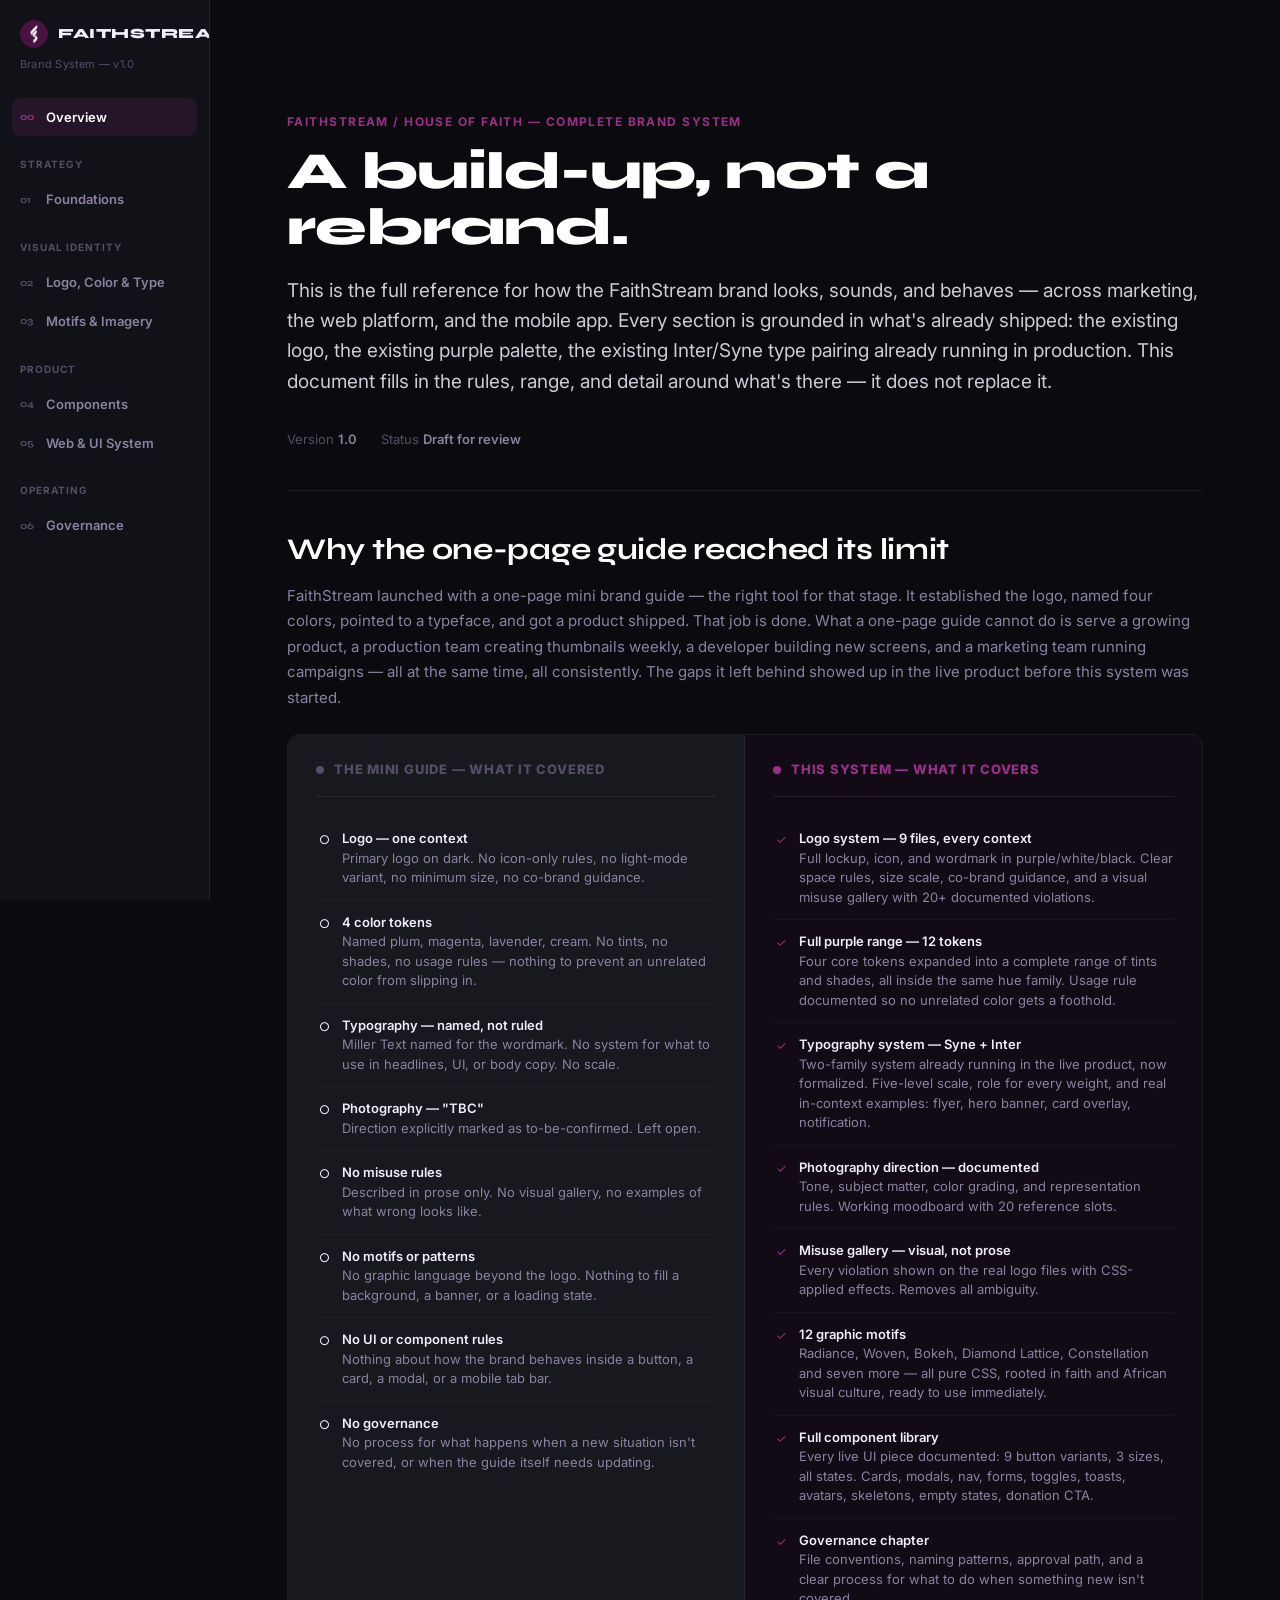
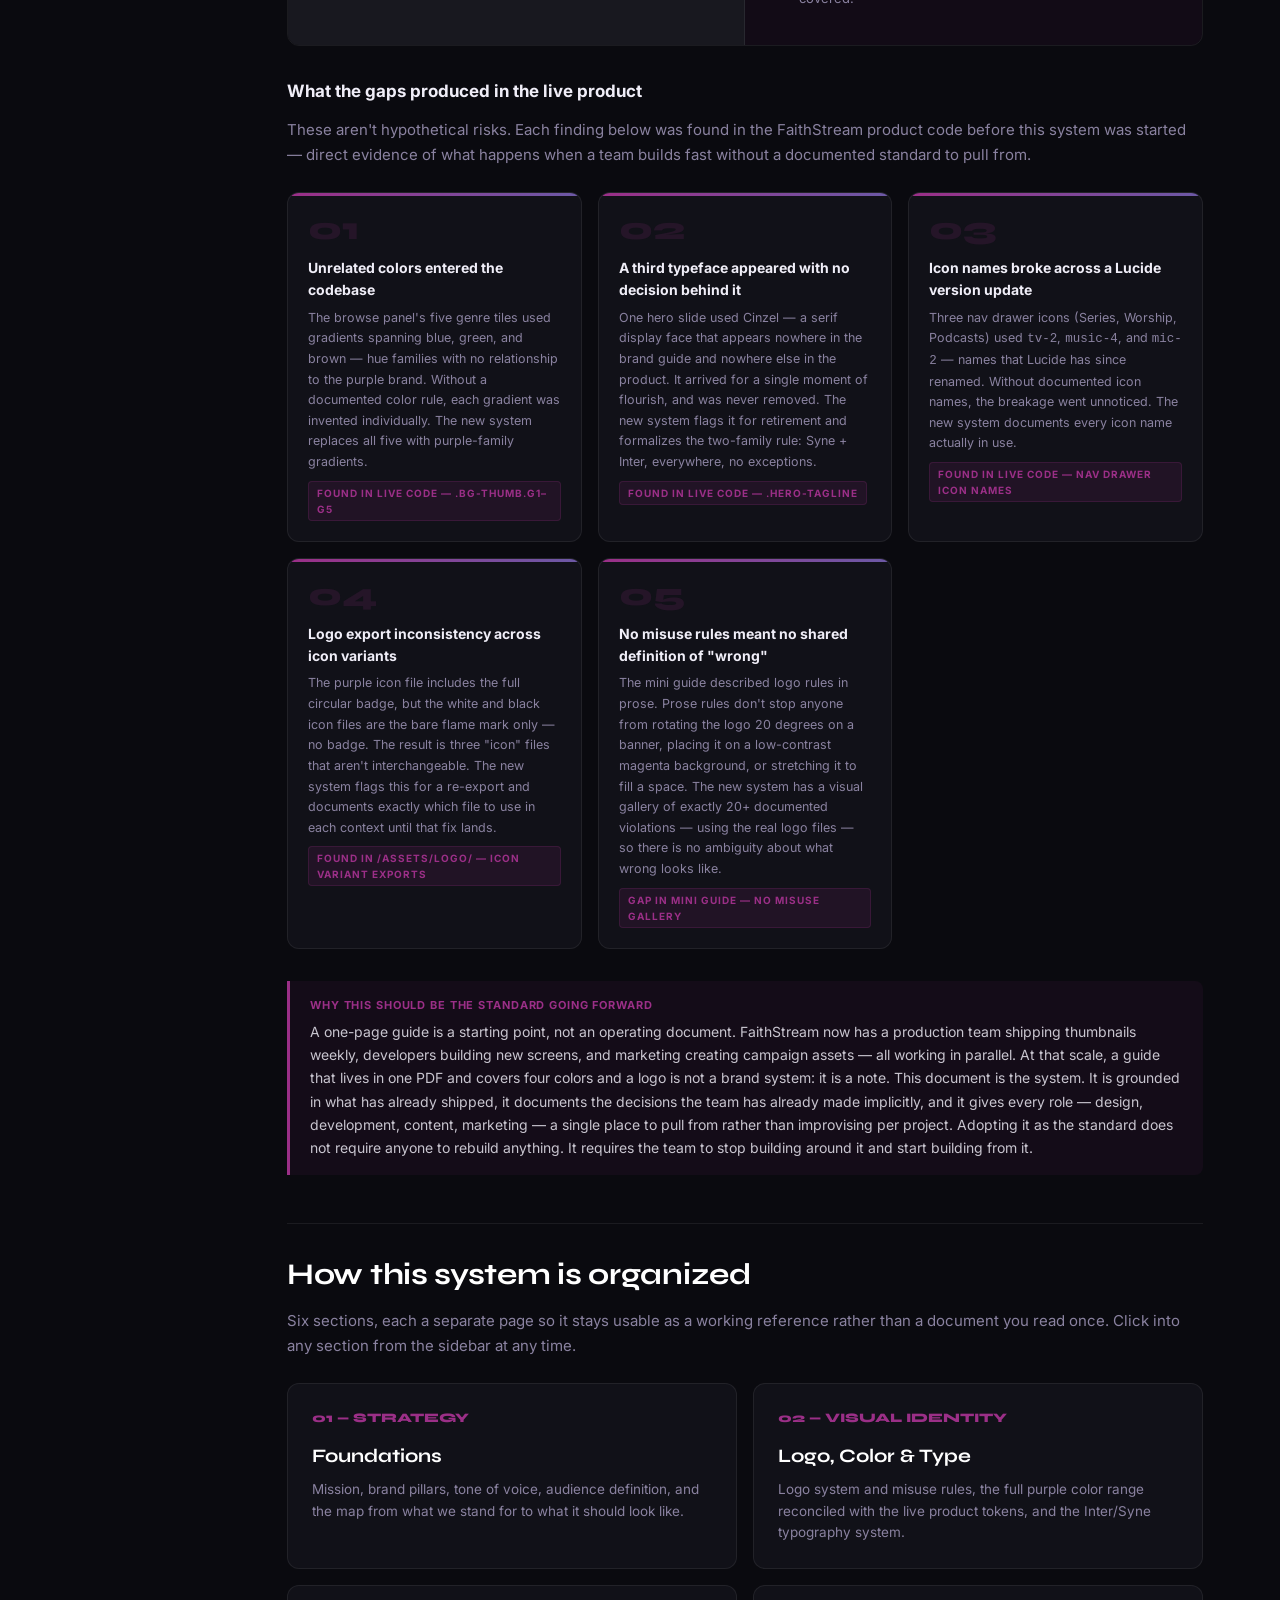
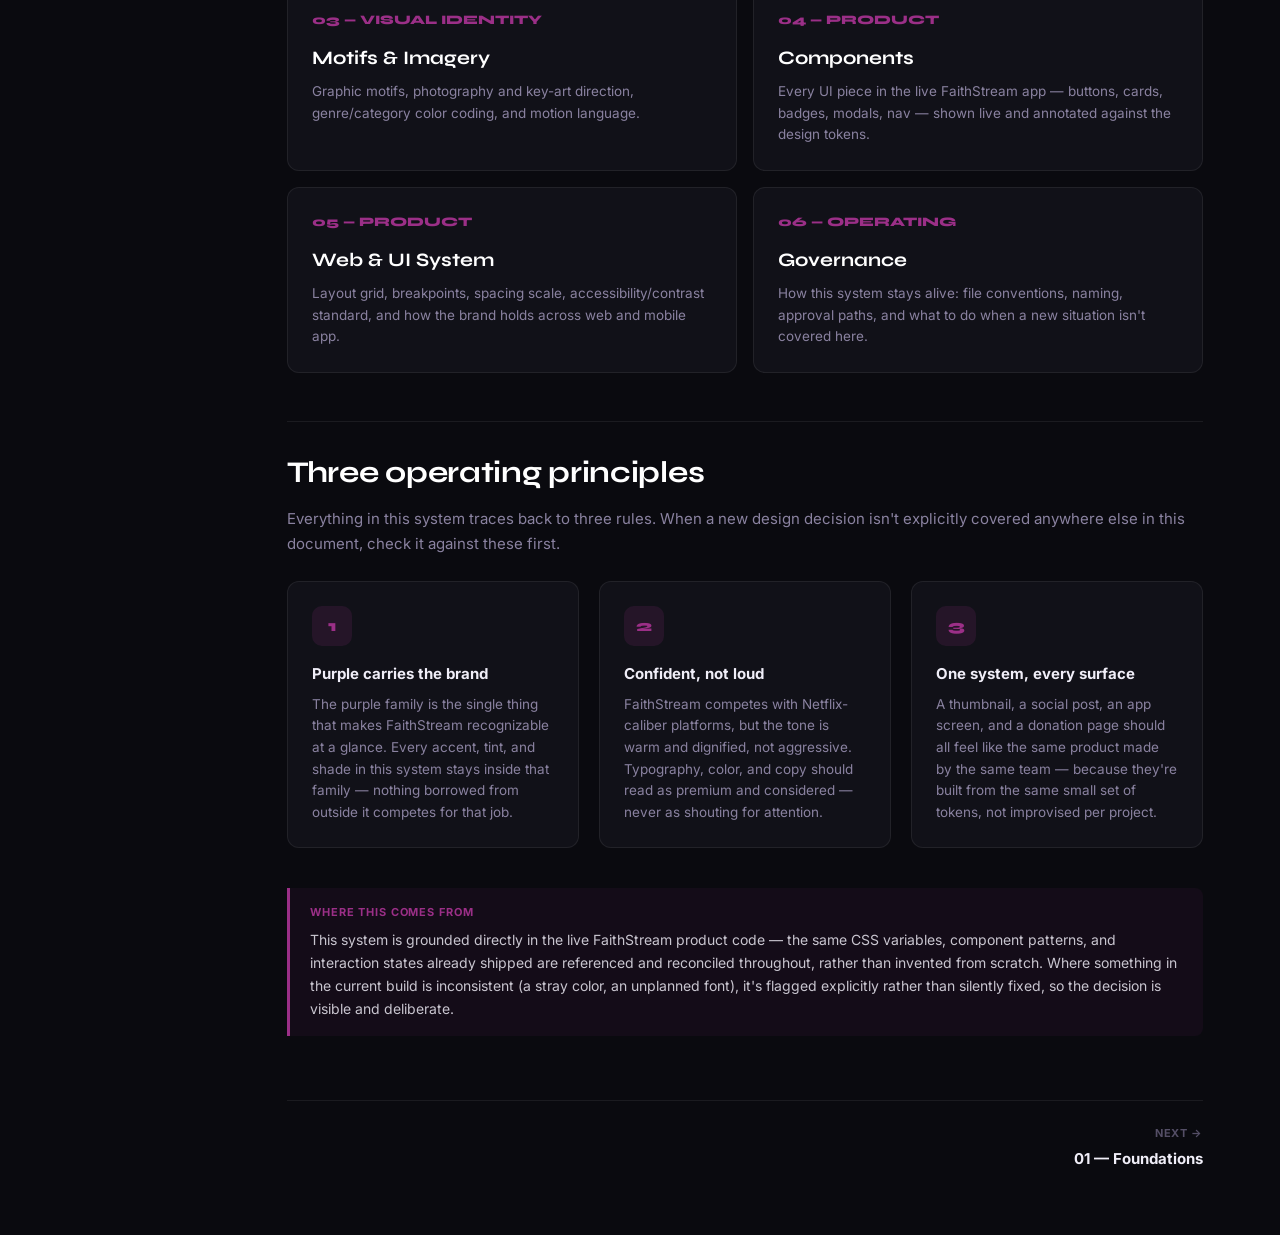
<file: index.html>
<!DOCTYPE html>
<html lang="en">
<head>
<meta charset="UTF-8">
<meta name="viewport" content="width=device-width, initial-scale=1.0">
<title>FaithStream Brand System — Overview</title>
<link rel="preconnect" href="https://fonts.googleapis.com">
<link rel="preconnect" href="https://fonts.gstatic.com" crossorigin>
<link href="https://fonts.googleapis.com/css2?family=Inter:wght@400;500;600;700;800&family=Syne:wght@700;800;900&display=swap" rel="stylesheet">
<link rel="stylesheet" href="assets/tokens.css">
<style>
  .cover-hero {
    padding: var(--sp-16) 0 var(--sp-10);
    border-bottom: 1px solid var(--border);
    margin-bottom: var(--sp-10);
  }
  .cover-meta {
    display: flex; gap: var(--sp-6); margin-top: var(--sp-6);
    font-size: 13px; color: var(--dim2);
  }
  .cover-meta span strong { color: var(--dim); font-weight: 600; }

  /* ── Why the old guide section ── */
  .old-vs-new {
    display: grid; grid-template-columns: 1fr 1fr; gap: 0;
    border: 1px solid var(--border); border-radius: var(--radius-lg);
    overflow: hidden; margin: var(--sp-6) 0 var(--sp-8);
  }
  .ovn-col { padding: var(--sp-6) var(--sp-7); }
  .ovn-col.old { background: var(--surface2); border-right: 1px solid var(--border); }
  .ovn-col.new { background: rgba(155,47,135,0.06); }
  .ovn-head {
    display: flex; align-items: center; gap: 10px;
    font-size: 13px; font-weight: 800; letter-spacing: 0.06em; text-transform: uppercase;
    margin-bottom: var(--sp-5); padding-bottom: var(--sp-4); border-bottom: 1px solid var(--border);
  }
  .ovn-head.old-head { color: var(--dim2); }
  .ovn-head.new-head { color: var(--magenta); }
  .ovn-dot { width: 8px; height: 8px; border-radius: 50%; flex-shrink: 0; }
  .ovn-dot.old { background: var(--dim2); }
  .ovn-dot.new { background: var(--magenta); }
  .ovn-item {
    display: flex; gap: 10px; align-items: flex-start;
    padding: var(--sp-3) 0; border-bottom: 1px solid rgba(255,255,255,0.04);
    font-size: 13px; line-height: 1.5;
  }
  .ovn-item:last-child { border-bottom: none; }
  .ovn-icon { flex-shrink: 0; margin-top: 2px; font-size: 12px; width: 16px; text-align: center; }
  .ovn-text { color: var(--dim); }
  .ovn-text strong { color: var(--cream); font-weight: 600; display: block; }

  .gap-evidence {
    display: grid; grid-template-columns: repeat(3, 1fr); gap: var(--sp-4);
    margin: var(--sp-6) 0 var(--sp-8);
  }
  .gap-card {
    background: var(--surface); border: 1px solid var(--border); border-radius: var(--radius-lg);
    padding: var(--sp-5); position: relative; overflow: hidden;
  }
  .gap-card::before {
    content: ''; position: absolute; top: 0; left: 0; right: 0; height: 3px;
    background: linear-gradient(90deg, var(--magenta), var(--lavender));
  }
  .gap-num {
    font-family: var(--font-display); font-weight: 800; font-size: 32px;
    color: rgba(155,47,135,0.15); line-height: 1; margin-bottom: var(--sp-3);
  }
  .gap-title { font-size: 14px; font-weight: 700; color: var(--cream); margin-bottom: 6px; }
  .gap-body { font-size: 12.5px; color: var(--dim); line-height: 1.65; }
  .gap-evidence-label {
    font-size: 10px; font-weight: 700; letter-spacing: 0.1em; text-transform: uppercase;
    color: var(--magenta); background: rgba(155,47,135,0.12); border: 1px solid rgba(155,47,135,0.2);
    padding: 3px 8px; border-radius: 4px; display: inline-block; margin-top: 8px;
  }

  @media (max-width: 760px) {
    .old-vs-new { grid-template-columns: 1fr; }
    .ovn-col.old { border-right: none; border-bottom: 1px solid var(--border); }
    .gap-evidence { grid-template-columns: 1fr; }
  }

  .toc-grid {
    display: grid; grid-template-columns: repeat(2, 1fr); gap: var(--sp-4);
    margin: var(--sp-6) 0 var(--sp-12);
  }
  .toc-card {
    background: var(--surface); border: 1px solid var(--border); border-radius: var(--radius-lg);
    padding: var(--sp-6); transition: border-color 0.18s, transform 0.18s; cursor: pointer;
  }
  .toc-card:hover { border-color: rgba(155,47,135,0.4); transform: translateY(-2px); }
  .toc-num { font-family: var(--font-display); font-size: 13px; font-weight: 800; color: var(--magenta); margin-bottom: var(--sp-3); }
  .toc-title { font-family: var(--font-display); font-size: 19px; font-weight: 700; color: #fff; margin-bottom: 8px; }
  .toc-desc { font-size: 13.5px; line-height: 1.6; color: var(--dim); }

  .principle-row {
    display: grid; grid-template-columns: repeat(3, 1fr); gap: var(--sp-5);
    margin: var(--sp-6) 0 var(--sp-10);
  }
  .principle {
    background: var(--surface); border: 1px solid var(--border); border-radius: var(--radius-lg);
    padding: var(--sp-6);
  }
  .principle-icon {
    width: 40px; height: 40px; border-radius: 10px; background: rgba(155,47,135,0.15);
    display: flex; align-items: center; justify-content: center;
    color: var(--magenta); font-family: var(--font-display); font-weight: 800; font-size: 16px;
    margin-bottom: var(--sp-4);
  }
  .principle h4 { font-size: 15px; color: var(--cream); margin-bottom: 8px; font-weight: 700; }
  .principle p { font-size: 13.5px; color: var(--dim); line-height: 1.6; }

  @media (max-width: 760px) {
    .toc-grid, .principle-row { grid-template-columns: 1fr; }
  }
</style>
</head>
<body data-page="index">

<div class="bs-shell">
  <script src="assets/sidebar.js"></script>

  <main class="bs-main">
    <div class="bs-page">

      <div class="cover-hero">
        <div class="bs-kicker">FaithStream / House of Faith — Complete Brand System</div>
        <h1 class="bs-h1">A build-up, not a rebrand.</h1>
        <p class="bs-lede">This is the full reference for how the FaithStream brand looks, sounds, and behaves — across marketing, the web platform, and the mobile app. Every section is grounded in what's already shipped: the existing logo, the existing purple palette, the existing Inter/Syne type pairing already running in production. This document fills in the rules, range, and detail around what's there — it does not replace it.</p>
        <div class="cover-meta">
          <span>Version <strong>1.0</strong></span>
          <span>Status <strong>Draft for review</strong></span>
      
        </div>
      </div>

      <!-- ═══ WHY THE OLD GUIDE ISN'T ENOUGH ═══ -->
      <h2 class="bs-h2" style="margin-top:0;padding-top:0;border-top:none;">Why the one-page guide reached its limit</h2>
      <p class="bs-p">FaithStream launched with a one-page mini brand guide — the right tool for that stage. It established the logo, named four colors, pointed to a typeface, and got a product shipped. That job is done. What a one-page guide cannot do is serve a growing product, a production team creating thumbnails weekly, a developer building new screens, and a marketing team running campaigns — all at the same time, all consistently. The gaps it left behind showed up in the live product before this system was started.</p>

      <div class="old-vs-new">
        <div class="ovn-col old">
          <div class="ovn-head old-head"><span class="ovn-dot old"></span>The mini guide — what it covered</div>
          <div class="ovn-item"><span class="ovn-icon">○</span><div class="ovn-text"><strong>Logo — one context</strong>Primary logo on dark. No icon-only rules, no light-mode variant, no minimum size, no co-brand guidance.</div></div>
          <div class="ovn-item"><span class="ovn-icon">○</span><div class="ovn-text"><strong>4 color tokens</strong>Named plum, magenta, lavender, cream. No tints, no shades, no usage rules — nothing to prevent an unrelated color from slipping in.</div></div>
          <div class="ovn-item"><span class="ovn-icon">○</span><div class="ovn-text"><strong>Typography — named, not ruled</strong>Miller Text named for the wordmark. No system for what to use in headlines, UI, or body copy. No scale.</div></div>
          <div class="ovn-item"><span class="ovn-icon">○</span><div class="ovn-text"><strong>Photography — "TBC"</strong>Direction explicitly marked as to-be-confirmed. Left open.</div></div>
          <div class="ovn-item"><span class="ovn-icon">○</span><div class="ovn-text"><strong>No misuse rules</strong>Described in prose only. No visual gallery, no examples of what wrong looks like.</div></div>
          <div class="ovn-item"><span class="ovn-icon">○</span><div class="ovn-text"><strong>No motifs or patterns</strong>No graphic language beyond the logo. Nothing to fill a background, a banner, or a loading state.</div></div>
          <div class="ovn-item"><span class="ovn-icon">○</span><div class="ovn-text"><strong>No UI or component rules</strong>Nothing about how the brand behaves inside a button, a card, a modal, or a mobile tab bar.</div></div>
          <div class="ovn-item"><span class="ovn-icon">○</span><div class="ovn-text"><strong>No governance</strong>No process for what happens when a new situation isn't covered, or when the guide itself needs updating.</div></div>
        </div>
        <div class="ovn-col new">
          <div class="ovn-head new-head"><span class="ovn-dot new"></span>This system — what it covers</div>
          <div class="ovn-item"><span class="ovn-icon" style="color:var(--magenta);">✓</span><div class="ovn-text"><strong>Logo system — 9 files, every context</strong>Full lockup, icon, and wordmark in purple/white/black. Clear space rules, size scale, co-brand guidance, and a visual misuse gallery with 20+ documented violations.</div></div>
          <div class="ovn-item"><span class="ovn-icon" style="color:var(--magenta);">✓</span><div class="ovn-text"><strong>Full purple range — 12 tokens</strong>Four core tokens expanded into a complete range of tints and shades, all inside the same hue family. Usage rule documented so no unrelated color gets a foothold.</div></div>
          <div class="ovn-item"><span class="ovn-icon" style="color:var(--magenta);">✓</span><div class="ovn-text"><strong>Typography system — Syne + Inter</strong>Two-family system already running in the live product, now formalized. Five-level scale, role for every weight, and real in-context examples: flyer, hero banner, card overlay, notification.</div></div>
          <div class="ovn-item"><span class="ovn-icon" style="color:var(--magenta);">✓</span><div class="ovn-text"><strong>Photography direction — documented</strong>Tone, subject matter, color grading, and representation rules. Working moodboard with 20 reference slots.</div></div>
          <div class="ovn-item"><span class="ovn-icon" style="color:var(--magenta);">✓</span><div class="ovn-text"><strong>Misuse gallery — visual, not prose</strong>Every violation shown on the real logo files with CSS-applied effects. Removes all ambiguity.</div></div>
          <div class="ovn-item"><span class="ovn-icon" style="color:var(--magenta);">✓</span><div class="ovn-text"><strong>12 graphic motifs</strong>Radiance, Woven, Bokeh, Diamond Lattice, Constellation and seven more — all pure CSS, rooted in faith and African visual culture, ready to use immediately.</div></div>
          <div class="ovn-item"><span class="ovn-icon" style="color:var(--magenta);">✓</span><div class="ovn-text"><strong>Full component library</strong>Every live UI piece documented: 9 button variants, 3 sizes, all states. Cards, modals, nav, forms, toggles, toasts, avatars, skeletons, empty states, donation CTA.</div></div>
          <div class="ovn-item"><span class="ovn-icon" style="color:var(--magenta);">✓</span><div class="ovn-text"><strong>Governance chapter</strong>File conventions, naming patterns, approval path, and a clear process for what to do when something new isn't covered.</div></div>
        </div>
      </div>

      <h3 class="bs-h3">What the gaps produced in the live product</h3>
      <p class="bs-p">These aren't hypothetical risks. Each finding below was found in the FaithStream product code before this system was started — direct evidence of what happens when a team builds fast without a documented standard to pull from.</p>

      <div class="gap-evidence">
        <div class="gap-card">
          <div class="gap-num">01</div>
          <div class="gap-title">Unrelated colors entered the codebase</div>
          <div class="gap-body">The browse panel's five genre tiles used gradients spanning blue, green, and brown — hue families with no relationship to the purple brand. Without a documented color rule, each gradient was invented individually. The new system replaces all five with purple-family gradients.</div>
          <div class="gap-evidence-label">Found in live code — .bg-thumb.g1–g5</div>
        </div>
        <div class="gap-card">
          <div class="gap-num">02</div>
          <div class="gap-title">A third typeface appeared with no decision behind it</div>
          <div class="gap-body">One hero slide used Cinzel — a serif display face that appears nowhere in the brand guide and nowhere else in the product. It arrived for a single moment of flourish, and was never removed. The new system flags it for retirement and formalizes the two-family rule: Syne + Inter, everywhere, no exceptions.</div>
          <div class="gap-evidence-label">Found in live code — .hero-tagline</div>
        </div>
  
        <div class="gap-card">
          <div class="gap-num">03</div>
          <div class="gap-title">Icon names broke across a Lucide version update</div>
          <div class="gap-body">Three nav drawer icons (Series, Worship, Podcasts) used <code>tv-2</code>, <code>music-4</code>, and <code>mic-2</code> — names that Lucide has since renamed. Without documented icon names, the breakage went unnoticed. The new system documents every icon name actually in use.</div>
          <div class="gap-evidence-label">Found in live code — nav drawer icon names</div>
        </div>
        
        <div class="gap-card">
          <div class="gap-num">04</div>
          <div class="gap-title">Logo export inconsistency across icon variants</div>
          <div class="gap-body">The purple icon file includes the full circular badge, but the white and black icon files are the bare flame mark only — no badge. The result is three "icon" files that aren't interchangeable. The new system flags this for a re-export and documents exactly which file to use in each context until that fix lands.</div>
          <div class="gap-evidence-label">Found in /assets/logo/ — icon variant exports</div>
        </div>
        <div class="gap-card">
          <div class="gap-num">05</div>
          <div class="gap-title">No misuse rules meant no shared definition of "wrong"</div>
          <div class="gap-body">The mini guide described logo rules in prose. Prose rules don't stop anyone from rotating the logo 20 degrees on a banner, placing it on a low-contrast magenta background, or stretching it to fill a space. The new system has a visual gallery of exactly 20+ documented violations — using the real logo files — so there is no ambiguity about what wrong looks like.</div>
          <div class="gap-evidence-label">Gap in mini guide — no misuse gallery</div>
        </div>
      </div>

      <div class="bs-callout">
        <div class="bs-callout-label">Why this should be the standard going forward</div>
        <div class="bs-callout-text">A one-page guide is a starting point, not an operating document. FaithStream now has a production team shipping thumbnails weekly, developers building new screens, and marketing creating campaign assets — all working in parallel. At that scale, a guide that lives in one PDF and covers four colors and a logo is not a brand system: it is a note. This document is the system. It is grounded in what has already shipped, it documents the decisions the team has already made implicitly, and it gives every role — design, development, content, marketing — a single place to pull from rather than improvising per project. Adopting it as the standard does not require anyone to rebuild anything. It requires the team to stop building around it and start building from it.</div>
      </div>

      <h2 class="bs-h2">How this system is organized</h2>
      <p class="bs-p">Six sections, each a separate page so it stays usable as a working reference rather than a document you read once. Click into any section from the sidebar at any time.</p>

      <div class="toc-grid">
        <div class="toc-card" onclick="location.href='foundations.html'">
          <div class="toc-num">01 — STRATEGY</div>
          <div class="toc-title">Foundations</div>
          <div class="toc-desc">Mission, brand pillars, tone of voice, audience definition, and the map from what we stand for to what it should look like.</div>
        </div>
        <div class="toc-card" onclick="location.href='identity.html'">
          <div class="toc-num">02 — VISUAL IDENTITY</div>
          <div class="toc-title">Logo, Color & Type</div>
          <div class="toc-desc">Logo system and misuse rules, the full purple color range reconciled with the live product tokens, and the Inter/Syne typography system.</div>
        </div>
        <div class="toc-card" onclick="location.href='patterns.html'">
          <div class="toc-num">03 — VISUAL IDENTITY</div>
          <div class="toc-title">Motifs & Imagery</div>
          <div class="toc-desc">Graphic motifs, photography and key-art direction, genre/category color coding, and motion language.</div>
        </div>
        <div class="toc-card" onclick="location.href='components.html'">
          <div class="toc-num">04 — PRODUCT</div>
          <div class="toc-title">Components</div>
          <div class="toc-desc">Every UI piece in the live FaithStream app — buttons, cards, badges, modals, nav — shown live and annotated against the design tokens.</div>
        </div>
        <div class="toc-card" onclick="location.href='web-ui.html'">
          <div class="toc-num">05 — PRODUCT</div>
          <div class="toc-title">Web & UI System</div>
          <div class="toc-desc">Layout grid, breakpoints, spacing scale, accessibility/contrast standard, and how the brand holds across web and mobile app.</div>
        </div>
        <div class="toc-card" onclick="location.href='governance.html'">
          <div class="toc-num">06 — OPERATING</div>
          <div class="toc-title">Governance</div>
          <div class="toc-desc">How this system stays alive: file conventions, naming, approval paths, and what to do when a new situation isn't covered here.</div>
        </div>
      </div>

      <h2 class="bs-h2">Three operating principles</h2>
      <p class="bs-p">Everything in this system traces back to three rules. When a new design decision isn't explicitly covered anywhere else in this document, check it against these first.</p>

      <div class="principle-row">
        <div class="principle">
          <div class="principle-icon">1</div>
          <h4>Purple carries the brand</h4>
          <p>The purple family is the single thing that makes FaithStream recognizable at a glance. Every accent, tint, and shade in this system stays inside that family — nothing borrowed from outside it competes for that job.</p>
        </div>
        <div class="principle">
          <div class="principle-icon">2</div>
          <h4>Confident, not loud</h4>
          <p>FaithStream competes with Netflix-caliber platforms, but the tone is warm and dignified, not aggressive. Typography, color, and copy should read as premium and considered — never as shouting for attention.</p>
        </div>
        <div class="principle">
          <div class="principle-icon">3</div>
          <h4>One system, every surface</h4>
          <p>A thumbnail, a social post, an app screen, and a donation page should all feel like the same product made by the same team — because they're built from the same small set of tokens, not improvised per project.</p>
        </div>
      </div>

      <div class="bs-callout">
        <div class="bs-callout-label">Where this comes from</div>
        <div class="bs-callout-text">This system is grounded directly in the live FaithStream product code — the same CSS variables, component patterns, and interaction states already shipped are referenced and reconciled throughout, rather than invented from scratch. Where something in the current build is inconsistent (a stray color, an unplanned font), it's flagged explicitly rather than silently fixed, so the decision is visible and deliberate.</div>
      </div>

      <div class="bs-pagenav" style="justify-content:flex-end;">
        <a href="foundations.html" class="bs-pagenav-link next">
          <span class="bs-pagenav-dir">Next →</span>
          <span class="bs-pagenav-title">01 — Foundations</span>
        </a>
      </div>

    </div>
  </main>
</div>

</body>
</html>
</file>
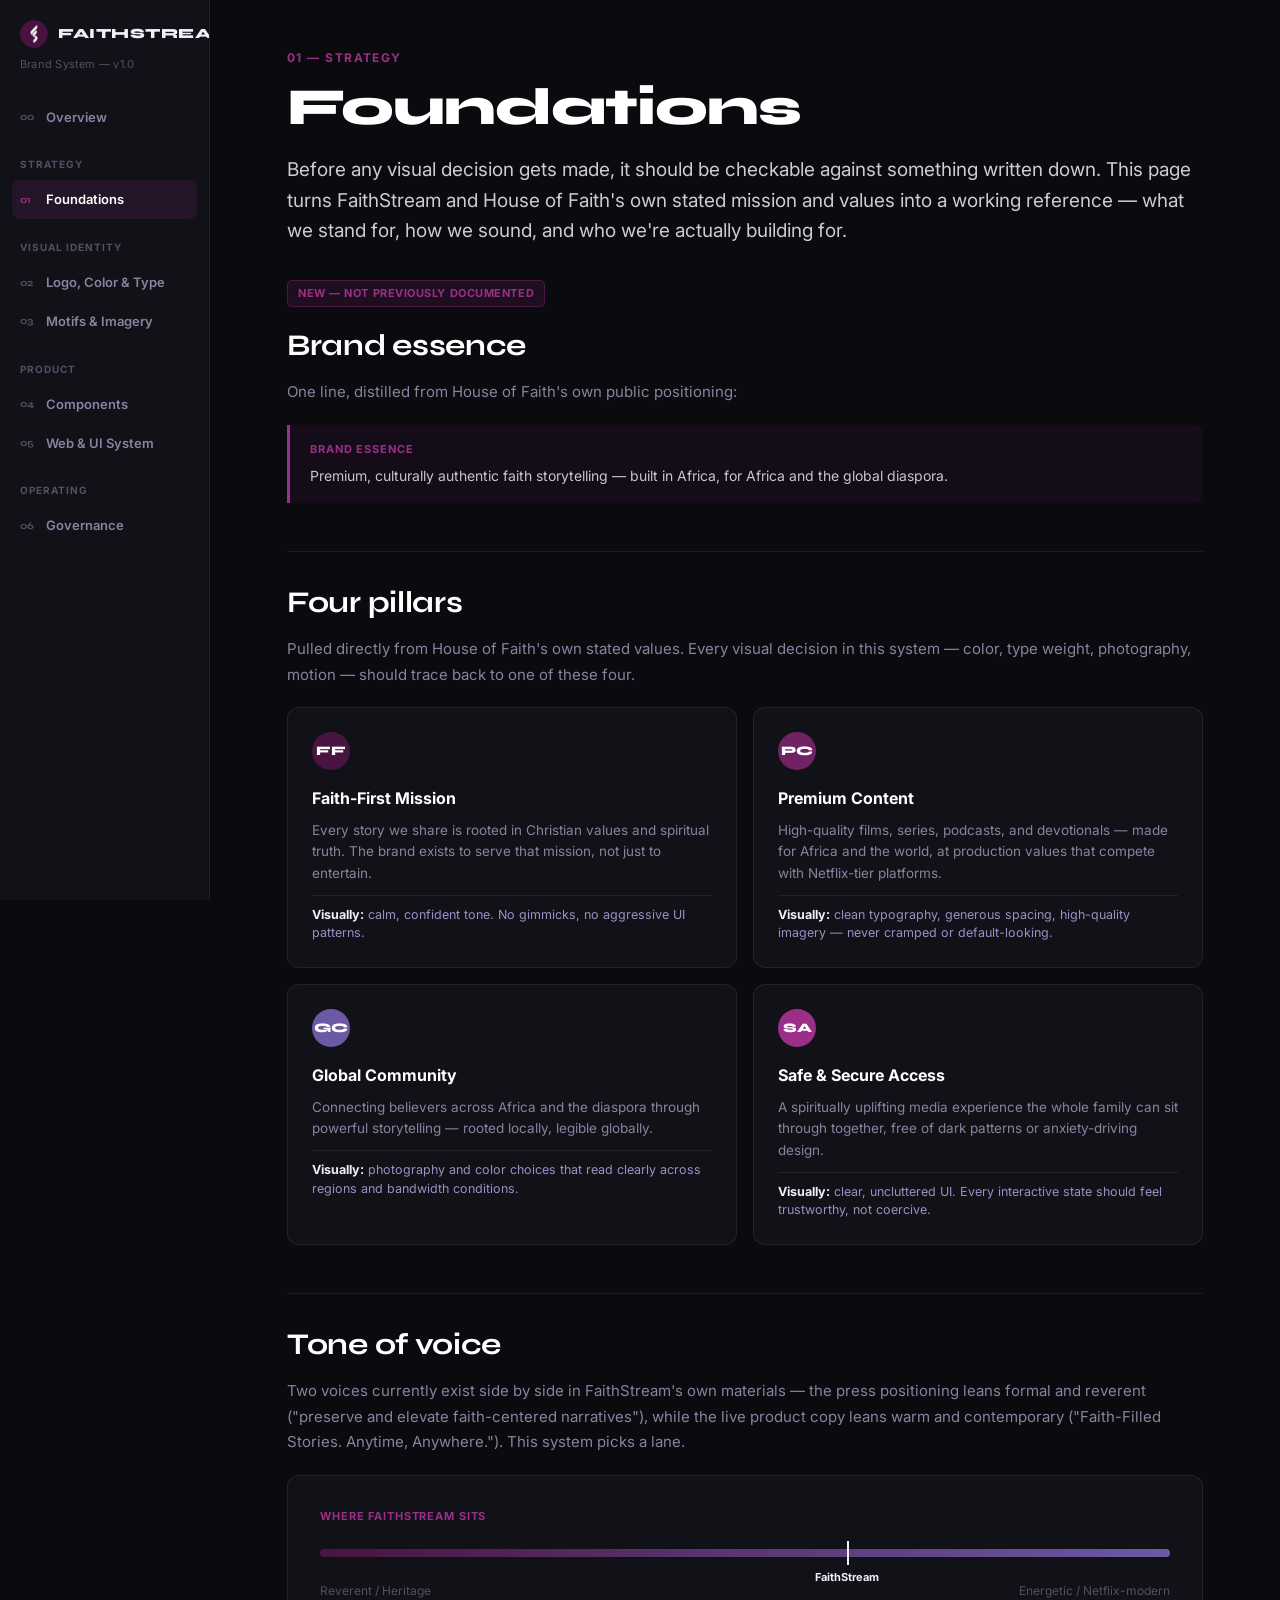
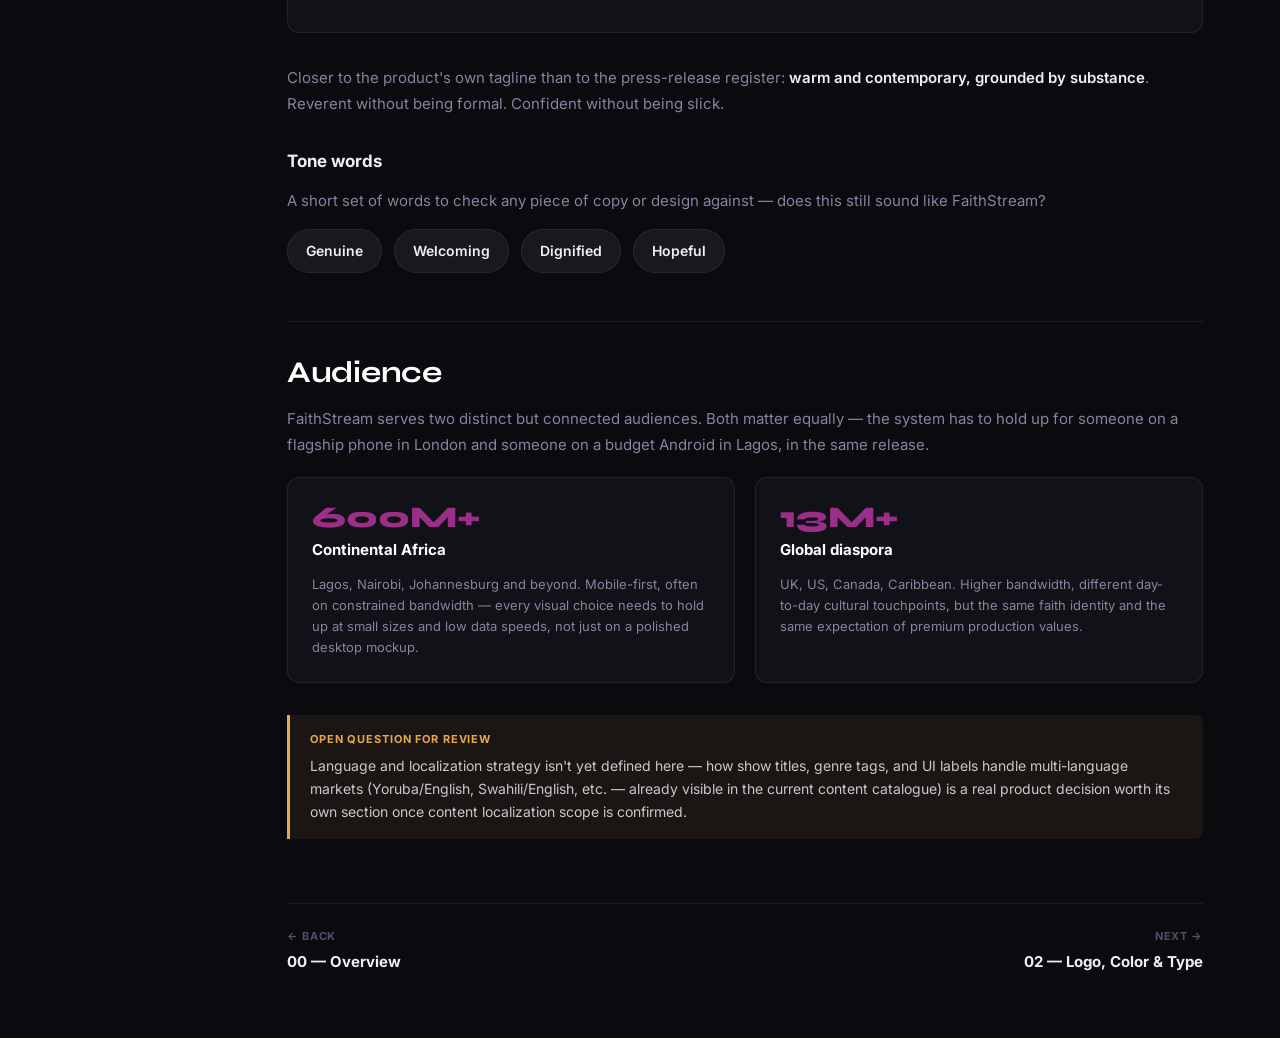
<file: foundations.html>
<!DOCTYPE html>
<html lang="en">
<head>
<meta charset="UTF-8">
<meta name="viewport" content="width=device-width, initial-scale=1.0">
<title>Foundations — FaithStream Brand System</title>
<link rel="preconnect" href="https://fonts.googleapis.com">
<link rel="preconnect" href="https://fonts.gstatic.com" crossorigin>
<link href="https://fonts.googleapis.com/css2?family=Inter:wght@400;500;600;700;800&family=Syne:wght@700;800;900&display=swap" rel="stylesheet">
<link rel="stylesheet" href="assets/tokens.css">
<style>
  .pillar-grid { display: grid; grid-template-columns: repeat(2, 1fr); gap: var(--sp-4); margin: var(--sp-5) 0 var(--sp-8); }
  .pillar-card { background: var(--surface); border: 1px solid var(--border); border-radius: var(--radius-lg); padding: var(--sp-6); }
  .pillar-icon { width: 38px; height: 38px; border-radius: 50%; display: flex; align-items: center; justify-content: center;
    font-family: var(--font-display); font-weight: 800; font-size: 13px; color: #fff; margin-bottom: var(--sp-4); }
  .pillar-icon.p1 { background: var(--plum); }
  .pillar-icon.p2 { background: var(--magenta2); }
  .pillar-icon.p3 { background: var(--lavender); }
  .pillar-icon.p4 { background: var(--magenta); }
  .pillar-card h4 { font-size: 16px; color: #fff; font-weight: 700; margin-bottom: 8px; }
  .pillar-card .pillar-meaning { font-size: 13.5px; color: var(--dim); line-height: 1.6; margin-bottom: 10px; }
  .pillar-visual { font-size: 12.5px; color: var(--lavender-light); line-height: 1.5; padding-top: 10px; border-top: 1px solid var(--border); }
  .pillar-visual strong { color: var(--cream); }

  .tone-spectrum {
    background: var(--surface); border: 1px solid var(--border); border-radius: var(--radius-lg);
    padding: var(--sp-8); margin: var(--sp-5) 0 var(--sp-8);
  }
  .tone-bar { position: relative; height: 8px; background: linear-gradient(90deg, var(--plum), var(--lavender)); border-radius: 4px; margin: var(--sp-6) 0; }
  .tone-marker {
    position: absolute; top: -8px; width: 2px; height: 24px; background: var(--cream);
  }
  .tone-marker-label {
    position: absolute; top: 20px; transform: translateX(-50%);
    font-size: 11px; font-weight: 700; color: var(--cream); white-space: nowrap;
  }
  .tone-ends { display: flex; justify-content: space-between; font-size: 12px; color: var(--dim2); margin-top: var(--sp-2); }

  .word-grid { display: flex; flex-wrap: wrap; gap: var(--sp-3); margin: var(--sp-4) 0 var(--sp-8); }
  .word-chip {
    padding: 10px 18px; border-radius: 24px; background: var(--surface2);
    border: 1px solid var(--border); font-size: 14px; font-weight: 600; color: var(--cream);
  }

  .audience-grid { display: grid; grid-template-columns: 1fr 1fr; gap: var(--sp-5); margin: var(--sp-5) 0 var(--sp-8); }
  .audience-card { background: var(--surface); border: 1px solid var(--border); border-radius: var(--radius-lg); padding: var(--sp-6); }
  .audience-card h4 { font-size: 15px; color: #fff; margin-bottom: var(--sp-3); font-weight: 700; }
  .audience-stat { font-family: var(--font-display); font-size: 30px; font-weight: 800; color: var(--magenta); line-height: 1; margin-bottom: 6px; }
  .audience-card p { font-size: 13px; color: var(--dim); line-height: 1.6; }

  @media (max-width: 760px) {
    .pillar-grid, .audience-grid { grid-template-columns: 1fr; }
  }
</style>
</head>
<body data-page="foundations">

<div class="bs-shell">
  <script src="assets/sidebar.js"></script>

  <main class="bs-main">
    <div class="bs-page">

      <div class="bs-kicker">01 — Strategy</div>
      <h1 class="bs-h1">Foundations</h1>
      <p class="bs-lede">Before any visual decision gets made, it should be checkable against something written down. This page turns FaithStream and House of Faith's own stated mission and values into a working reference — what we stand for, how we sound, and who we're actually building for.</p>

      <span class="bs-tag new">New — not previously documented</span>

      <h2 class="bs-h2" style="margin-top:0;padding-top:0;border-top:none;">Brand essence</h2>
      <p class="bs-p">One line, distilled from House of Faith's own public positioning:</p>
      <div class="bs-callout">
        <div class="bs-callout-label">Brand essence</div>
        <div class="bs-callout-text">Premium, culturally authentic faith storytelling — built in Africa, for Africa and the global diaspora.</div>
      </div>

      <h2 class="bs-h2">Four pillars</h2>
      <p class="bs-p">Pulled directly from House of Faith's own stated values. Every visual decision in this system — color, type weight, photography, motion — should trace back to one of these four.</p>

      <div class="pillar-grid">
        <div class="pillar-card">
          <div class="pillar-icon p1">FF</div>
          <h4>Faith-First Mission</h4>
          <div class="pillar-meaning">Every story we share is rooted in Christian values and spiritual truth. The brand exists to serve that mission, not just to entertain.</div>
          <div class="pillar-visual"><strong>Visually:</strong> calm, confident tone. No gimmicks, no aggressive UI patterns.</div>
        </div>
        <div class="pillar-card">
          <div class="pillar-icon p2">PC</div>
          <h4>Premium Content</h4>
          <div class="pillar-meaning">High-quality films, series, podcasts, and devotionals — made for Africa and the world, at production values that compete with Netflix-tier platforms.</div>
          <div class="pillar-visual"><strong>Visually:</strong> clean typography, generous spacing, high-quality imagery — never cramped or default-looking.</div>
        </div>
        <div class="pillar-card">
          <div class="pillar-icon p3">GC</div>
          <h4>Global Community</h4>
          <div class="pillar-meaning">Connecting believers across Africa and the diaspora through powerful storytelling — rooted locally, legible globally.</div>
          <div class="pillar-visual"><strong>Visually:</strong> photography and color choices that read clearly across regions and bandwidth conditions.</div>
        </div>
        <div class="pillar-card">
          <div class="pillar-icon p4">SA</div>
          <h4>Safe &amp; Secure Access</h4>
          <div class="pillar-meaning">A spiritually uplifting media experience the whole family can sit through together, free of dark patterns or anxiety-driving design.</div>
          <div class="pillar-visual"><strong>Visually:</strong> clear, uncluttered UI. Every interactive state should feel trustworthy, not coercive.</div>
        </div>
      </div>

      <h2 class="bs-h2">Tone of voice</h2>
      <p class="bs-p">Two voices currently exist side by side in FaithStream's own materials — the press positioning leans formal and reverent ("preserve and elevate faith-centered narratives"), while the live product copy leans warm and contemporary ("Faith-Filled Stories. Anytime, Anywhere."). This system picks a lane.</p>

      <div class="tone-spectrum">
        <div class="bs-callout-label" style="margin-bottom:4px;">Where FaithStream sits</div>
        <div class="tone-bar">
          <div class="tone-marker" style="left: 62%;"></div>
          <div class="tone-marker-label" style="left: 62%;">FaithStream</div>
        </div>
        <div class="tone-ends">
          <span>Reverent / Heritage</span>
          <span>Energetic / Netflix-modern</span>
        </div>
      </div>
      <p class="bs-p">Closer to the product's own tagline than to the press-release register: <strong>warm and contemporary, grounded by substance</strong>. Reverent without being formal. Confident without being slick.</p>

      <h3 class="bs-h3">Tone words</h3>
      <p class="bs-p">A short set of words to check any piece of copy or design against — does this still sound like FaithStream?</p>
      <div class="word-grid">
        <div class="word-chip">Genuine</div>
        <div class="word-chip">Welcoming</div>
        <div class="word-chip">Dignified</div>
        <div class="word-chip">Hopeful</div>
      </div>

      <h2 class="bs-h2">Audience</h2>
      <p class="bs-p">FaithStream serves two distinct but connected audiences. Both matter equally — the system has to hold up for someone on a flagship phone in London and someone on a budget Android in Lagos, in the same release.</p>

      <div class="audience-grid">
        <div class="audience-card">
          <div class="audience-stat">600M+</div>
          <h4>Continental Africa</h4>
          <p>Lagos, Nairobi, Johannesburg and beyond. Mobile-first, often on constrained bandwidth — every visual choice needs to hold up at small sizes and low data speeds, not just on a polished desktop mockup.</p>
        </div>
        <div class="audience-card">
          <div class="audience-stat">13M+</div>
          <h4>Global diaspora</h4>
          <p>UK, US, Canada, Caribbean. Higher bandwidth, different day-to-day cultural touchpoints, but the same faith identity and the same expectation of premium production values.</p>
        </div>
      </div>

      <div class="bs-callout warn">
        <div class="bs-callout-label">Open question for review</div>
        <div class="bs-callout-text">Language and localization strategy isn't yet defined here — how show titles, genre tags, and UI labels handle multi-language markets (Yoruba/English, Swahili/English, etc. — already visible in the current content catalogue) is a real product decision worth its own section once content localization scope is confirmed.</div>
      </div>

      <div class="bs-pagenav">
        <a href="index.html" class="bs-pagenav-link">
          <span class="bs-pagenav-dir">← Back</span>
          <span class="bs-pagenav-title">00 — Overview</span>
        </a>
        <a href="identity.html" class="bs-pagenav-link next">
          <span class="bs-pagenav-dir">Next →</span>
          <span class="bs-pagenav-title">02 — Logo, Color &amp; Type</span>
        </a>
      </div>

    </div>
  </main>
</div>

</body>
</html>
</file>
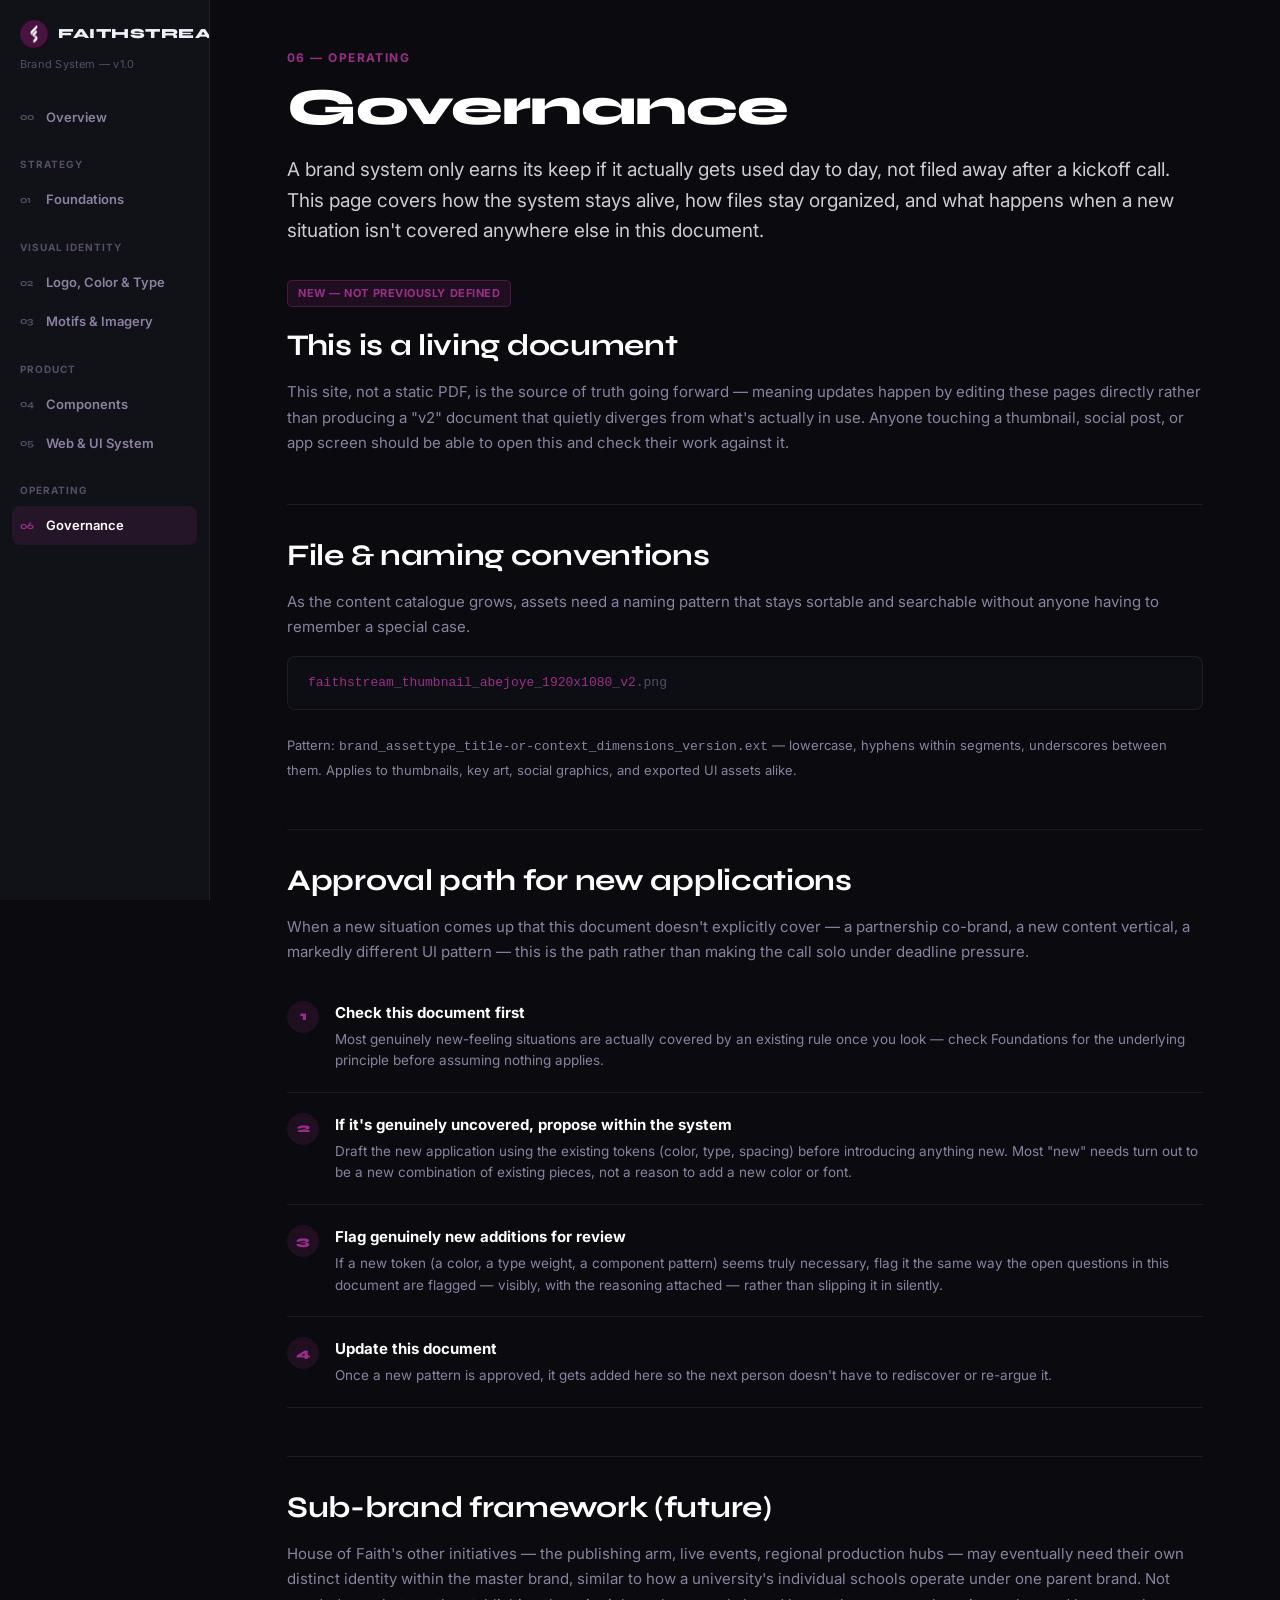
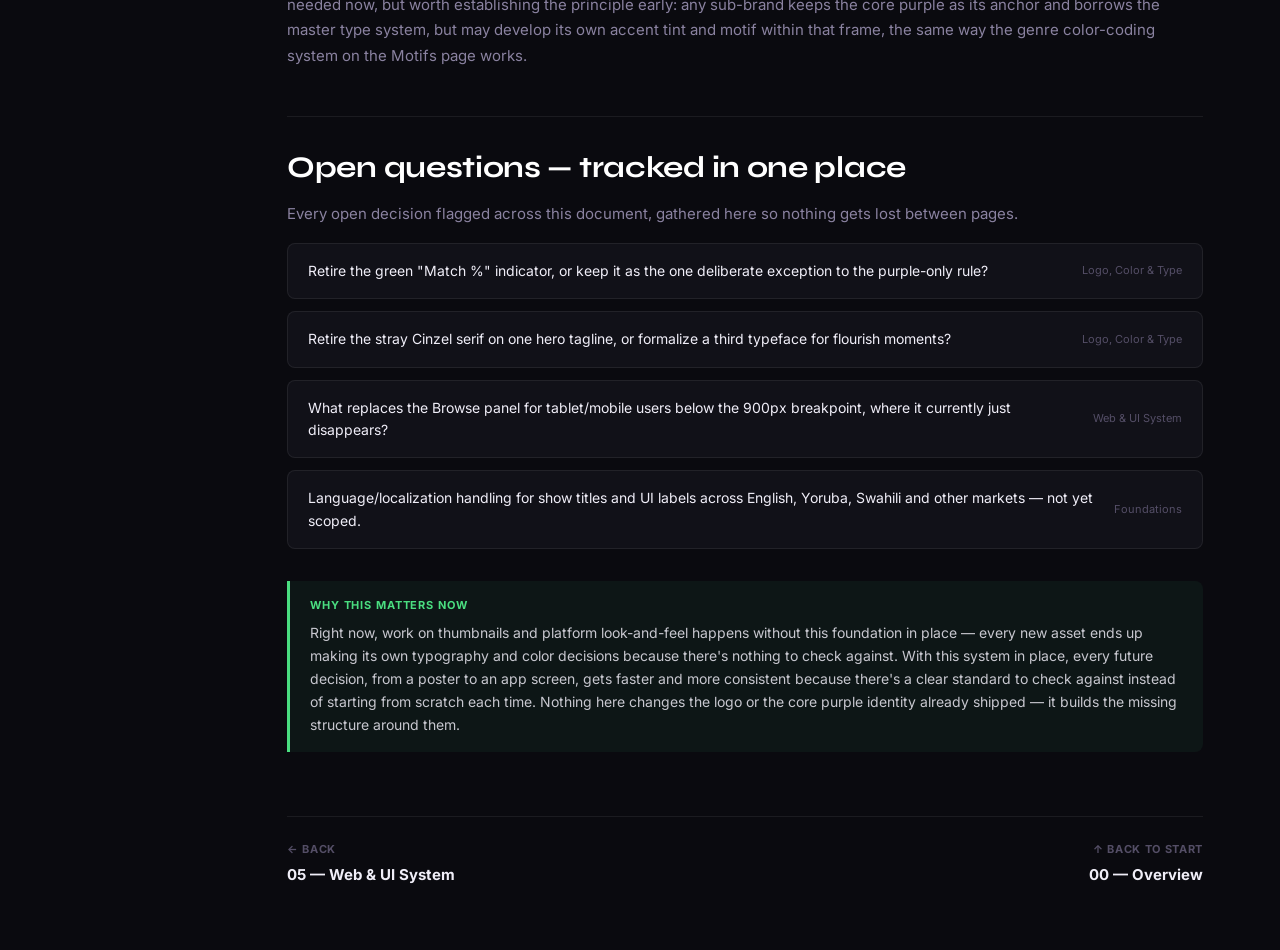
<file: governance.html>
<!DOCTYPE html>
<html lang="en">
<head>
<meta charset="UTF-8">
<meta name="viewport" content="width=device-width, initial-scale=1.0">
<title>Governance — FaithStream Brand System</title>
<link rel="preconnect" href="https://fonts.googleapis.com">
<link rel="preconnect" href="https://fonts.gstatic.com" crossorigin>
<link href="https://fonts.googleapis.com/css2?family=Inter:wght@400;500;600;700;800&family=Syne:wght@700;800;900&display=swap" rel="stylesheet">
<link rel="stylesheet" href="assets/tokens.css">
<style>
  .flow-step {
    display: flex; gap: var(--sp-4); align-items: flex-start;
    padding: var(--sp-5) 0; border-bottom: 1px solid var(--border);
  }
  .flow-step:last-child { border-bottom: none; }
  .flow-num {
    width: 32px; height: 32px; border-radius: 50%; background: rgba(155,47,135,0.15);
    color: var(--magenta); font-family: var(--font-display); font-weight: 800; font-size: 13px;
    display: flex; align-items: center; justify-content: center; flex-shrink: 0;
  }
  .flow-body h4 { font-size: 15px; color: #fff; margin-bottom: 4px; }
  .flow-body p { font-size: 13.5px; color: var(--dim); line-height: 1.6; }

  .naming-example {
    background: #0D0D14; border: 1px solid var(--border); border-radius: var(--radius-md);
    padding: var(--sp-4) var(--sp-5); font-family: monospace; font-size: 13px; color: var(--lavender-light);
    margin: var(--sp-3) 0 var(--sp-6);
  }
  .naming-example .seg { color: var(--dim2); }
  .naming-example .hl { color: var(--magenta); }

  .open-list { display: flex; flex-direction: column; gap: var(--sp-3); margin: var(--sp-4) 0 var(--sp-8); }
  .open-item {
    display: flex; align-items: center; justify-content: space-between; gap: var(--sp-4);
    background: var(--surface); border: 1px solid var(--border); border-radius: var(--radius-md);
    padding: var(--sp-4) var(--sp-5);
  }
  .open-item-text { font-size: 14px; color: var(--cream); flex: 1; }
  .open-item-where { font-size: 11px; color: var(--dim2); white-space: nowrap; }

  @media (max-width: 560px) {
    .open-item { flex-direction: column; align-items: flex-start; gap: var(--sp-2); }
    .open-item-where { white-space: normal; }
    .flow-step { flex-direction: column; gap: var(--sp-3); }
  }
</style>
</head>
<body data-page="governance">

<div class="bs-shell">
  <script src="assets/sidebar.js"></script>

  <main class="bs-main">
    <div class="bs-page">

      <div class="bs-kicker">06 — Operating</div>
      <h1 class="bs-h1">Governance</h1>
      <p class="bs-lede">A brand system only earns its keep if it actually gets used day to day, not filed away after a kickoff call. This page covers how the system stays alive, how files stay organized, and what happens when a new situation isn't covered anywhere else in this document.</p>

      <span class="bs-tag new">New — not previously defined</span>

      <h2 class="bs-h2" style="margin-top:0;padding-top:0;border-top:none;">This is a living document</h2>
      <p class="bs-p">This site, not a static PDF, is the source of truth going forward — meaning updates happen by editing these pages directly rather than producing a "v2" document that quietly diverges from what's actually in use. Anyone touching a thumbnail, social post, or app screen should be able to open this and check their work against it.</p>

      <h2 class="bs-h2">File &amp; naming conventions</h2>
      <p class="bs-p">As the content catalogue grows, assets need a naming pattern that stays sortable and searchable without anyone having to remember a special case.</p>
      <div class="naming-example">
        <span class="hl">faithstream</span><span class="seg">_</span><span class="hl">thumbnail</span><span class="seg">_</span><span class="hl">abejoye</span><span class="seg">_</span><span class="hl">1920x1080</span><span class="seg">_</span><span class="hl">v2</span><span class="seg">.png</span>
      </div>
      <p class="bs-p" style="font-size:13px;">Pattern: <code>brand_assettype_title-or-context_dimensions_version.ext</code> — lowercase, hyphens within segments, underscores between them. Applies to thumbnails, key art, social graphics, and exported UI assets alike.</p>

      <h2 class="bs-h2">Approval path for new applications</h2>
      <p class="bs-p">When a new situation comes up that this document doesn't explicitly cover — a partnership co-brand, a new content vertical, a markedly different UI pattern — this is the path rather than making the call solo under deadline pressure.</p>

      <div class="flow-step">
        <div class="flow-num">1</div>
        <div class="flow-body">
          <h4>Check this document first</h4>
          <p>Most genuinely new-feeling situations are actually covered by an existing rule once you look — check Foundations for the underlying principle before assuming nothing applies.</p>
        </div>
      </div>
      <div class="flow-step">
        <div class="flow-num">2</div>
        <div class="flow-body">
          <h4>If it's genuinely uncovered, propose within the system</h4>
          <p>Draft the new application using the existing tokens (color, type, spacing) before introducing anything new. Most "new" needs turn out to be a new combination of existing pieces, not a reason to add a new color or font.</p>
        </div>
      </div>
      <div class="flow-step">
        <div class="flow-num">3</div>
        <div class="flow-body">
          <h4>Flag genuinely new additions for review</h4>
          <p>If a new token (a color, a type weight, a component pattern) seems truly necessary, flag it the same way the open questions in this document are flagged — visibly, with the reasoning attached — rather than slipping it in silently.</p>
        </div>
      </div>
      <div class="flow-step">
        <div class="flow-num">4</div>
        <div class="flow-body">
          <h4>Update this document</h4>
          <p>Once a new pattern is approved, it gets added here so the next person doesn't have to rediscover or re-argue it.</p>
        </div>
      </div>

      <h2 class="bs-h2">Sub-brand framework (future)</h2>
      <p class="bs-p">House of Faith's other initiatives — the publishing arm, live events, regional production hubs — may eventually need their own distinct identity within the master brand, similar to how a university's individual schools operate under one parent brand. Not needed now, but worth establishing the principle early: any sub-brand keeps the core purple as its anchor and borrows the master type system, but may develop its own accent tint and motif within that frame, the same way the genre color-coding system on the Motifs page works.</p>

      <h2 class="bs-h2">Open questions — tracked in one place</h2>
      <p class="bs-p">Every open decision flagged across this document, gathered here so nothing gets lost between pages.</p>
      <div class="open-list">
        <div class="open-item">
          <div class="open-item-text">Retire the green "Match %" indicator, or keep it as the one deliberate exception to the purple-only rule?</div>
          <div class="open-item-where">Logo, Color &amp; Type</div>
        </div>
        <div class="open-item">
          <div class="open-item-text">Retire the stray Cinzel serif on one hero tagline, or formalize a third typeface for flourish moments?</div>
          <div class="open-item-where">Logo, Color &amp; Type</div>
        </div>
        <div class="open-item">
          <div class="open-item-text">What replaces the Browse panel for tablet/mobile users below the 900px breakpoint, where it currently just disappears?</div>
          <div class="open-item-where">Web &amp; UI System</div>
        </div>
        <div class="open-item">
          <div class="open-item-text">Language/localization handling for show titles and UI labels across English, Yoruba, Swahili and other markets — not yet scoped.</div>
          <div class="open-item-where">Foundations</div>
        </div>
      </div>

      <div class="bs-callout keep">
        <div class="bs-callout-label">Why this matters now</div>
        <div class="bs-callout-text">Right now, work on thumbnails and platform look-and-feel happens without this foundation in place — every new asset ends up making its own typography and color decisions because there's nothing to check against. With this system in place, every future decision, from a poster to an app screen, gets faster and more consistent because there's a clear standard to check against instead of starting from scratch each time. Nothing here changes the logo or the core purple identity already shipped — it builds the missing structure around them.</div>
      </div>

      <div class="bs-pagenav">
        <a href="web-ui.html" class="bs-pagenav-link">
          <span class="bs-pagenav-dir">← Back</span>
          <span class="bs-pagenav-title">05 — Web &amp; UI System</span>
        </a>
        <a href="index.html" class="bs-pagenav-link next">
          <span class="bs-pagenav-dir">↑ Back to start</span>
          <span class="bs-pagenav-title">00 — Overview</span>
        </a>
      </div>

    </div>
  </main>
</div>

</body>
</html>
</file>
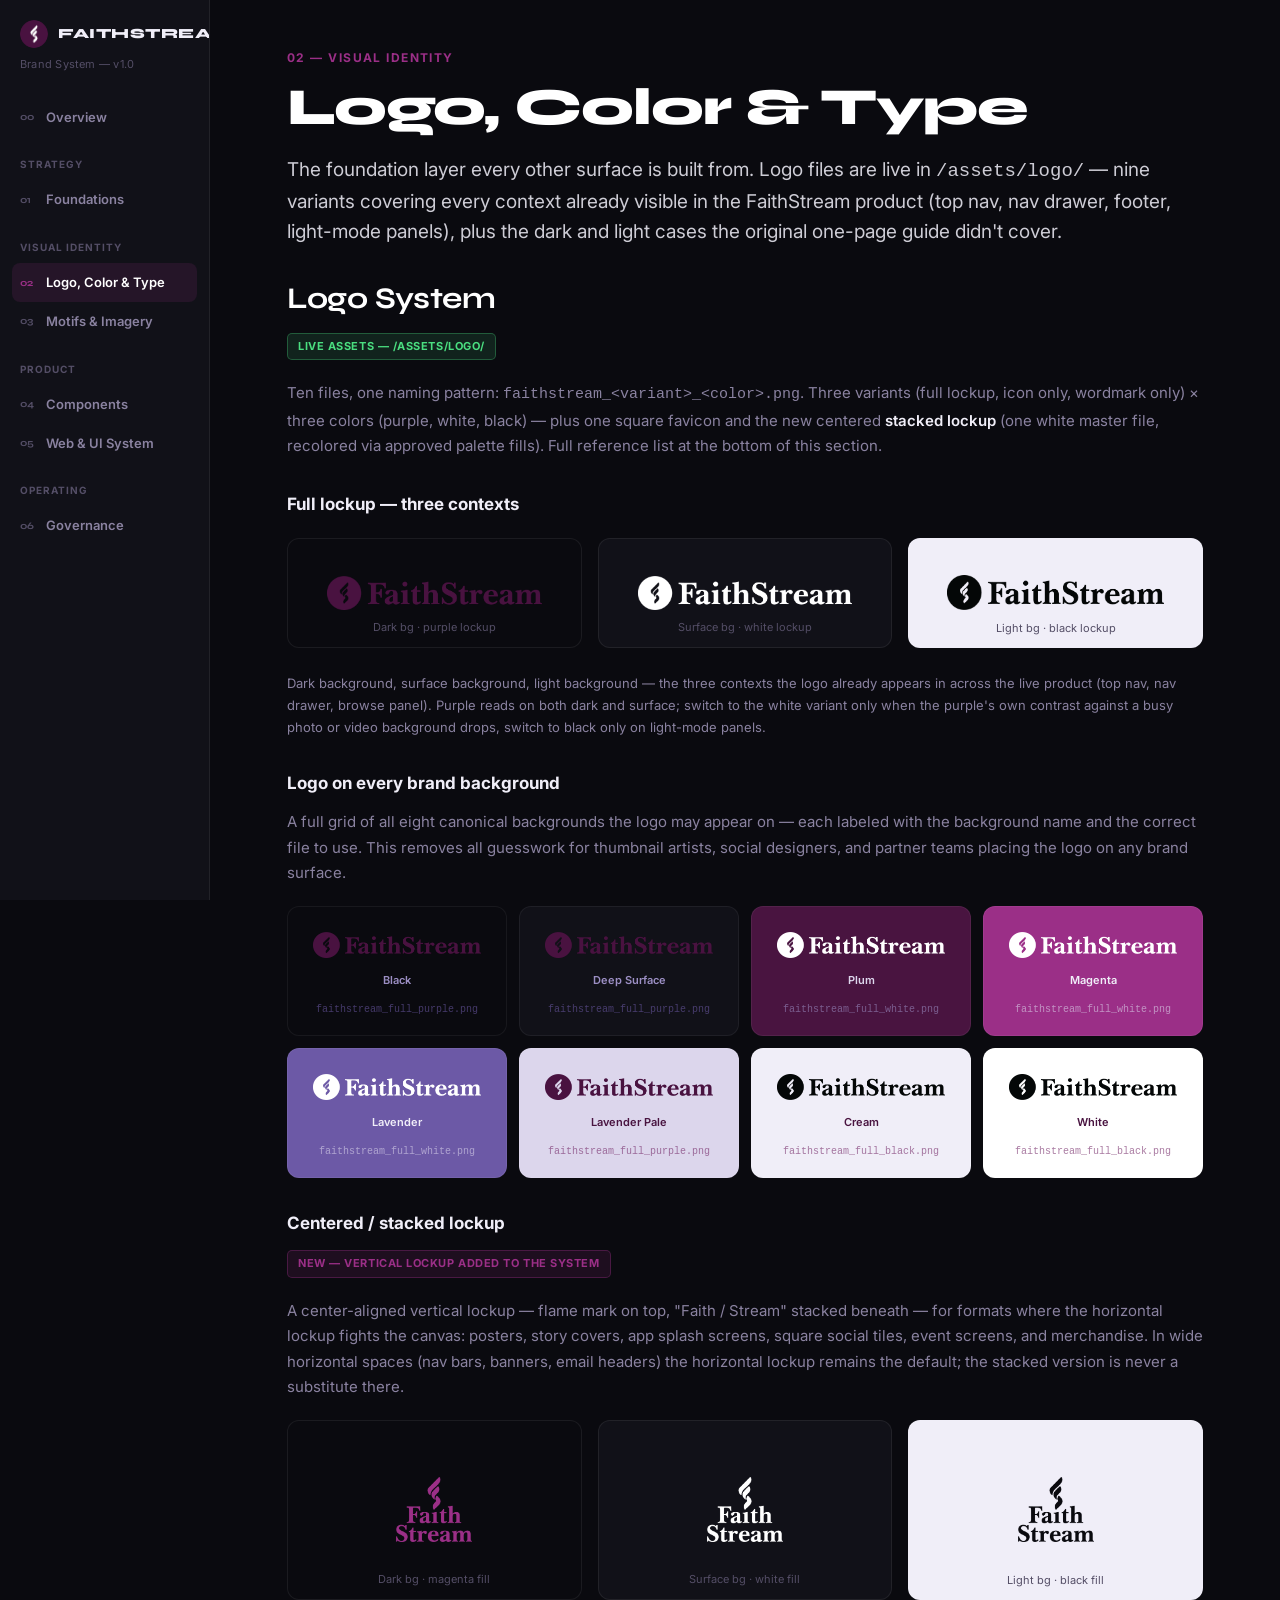
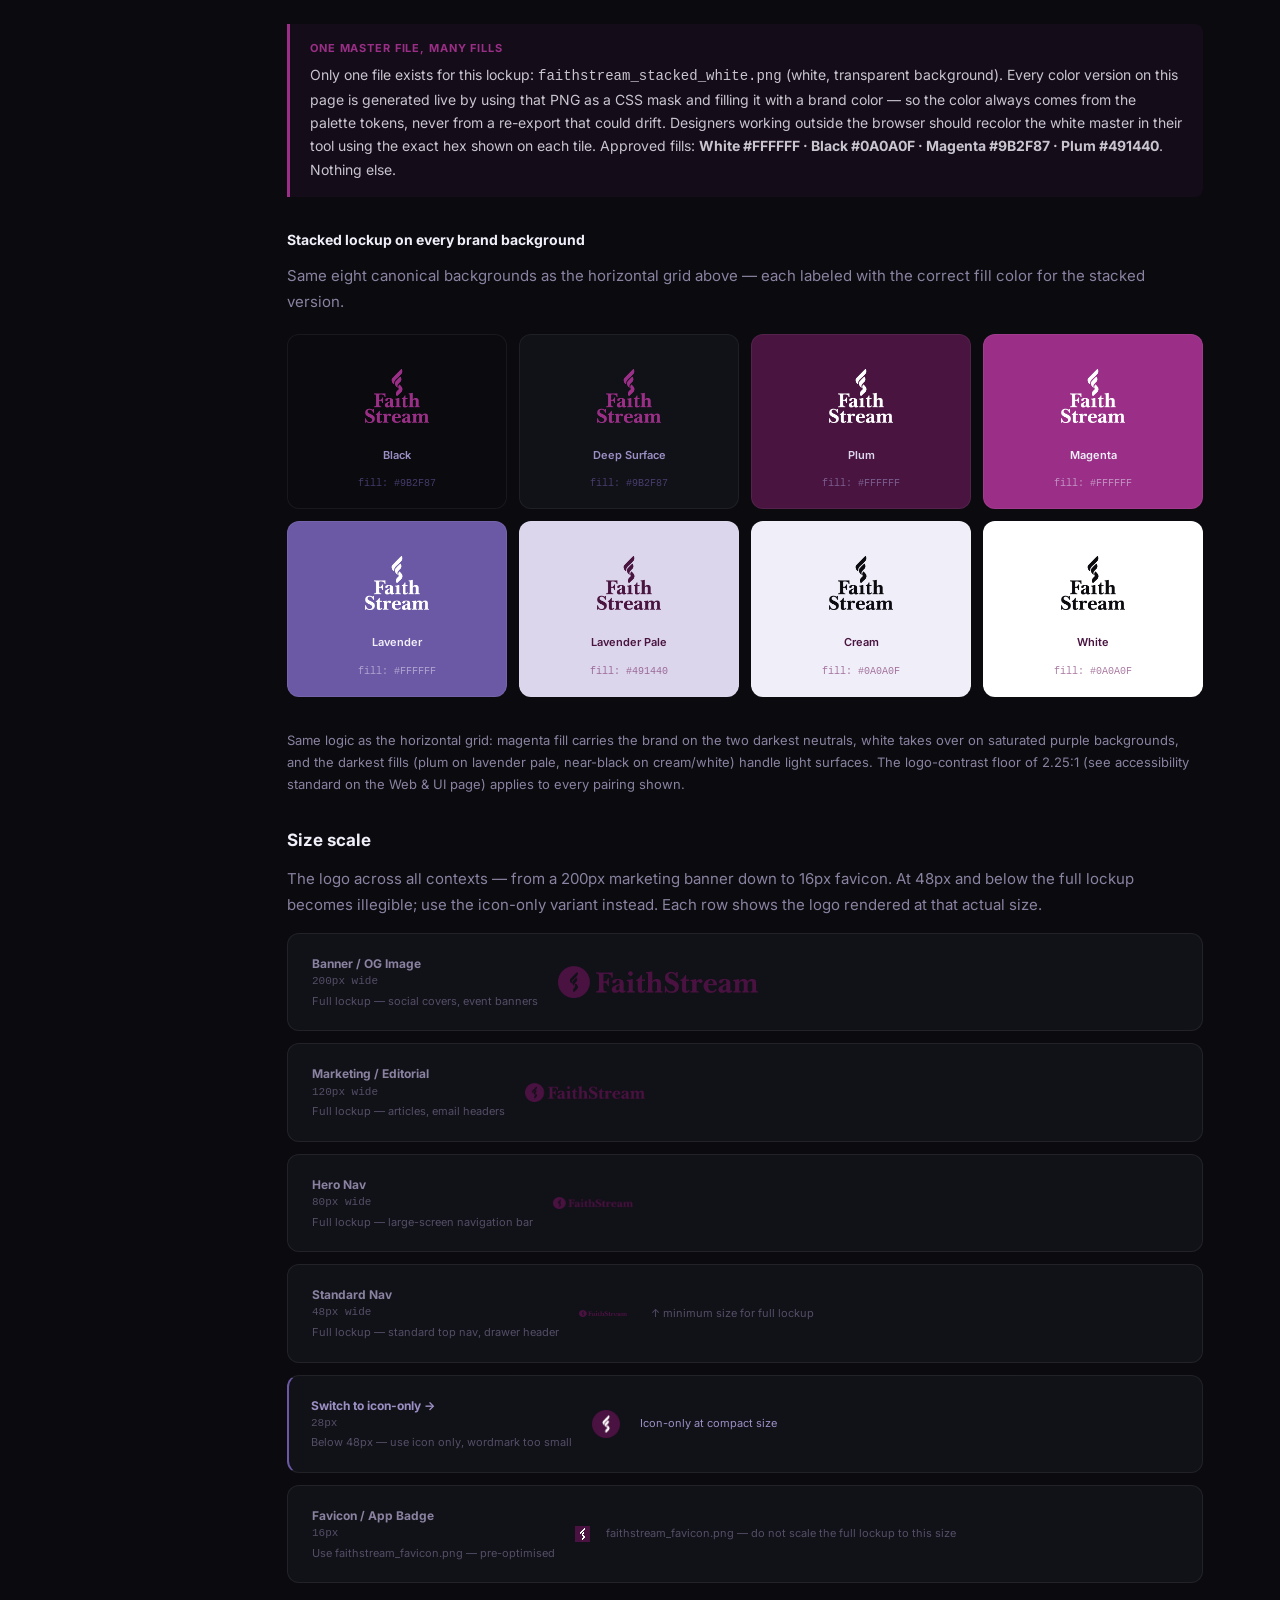
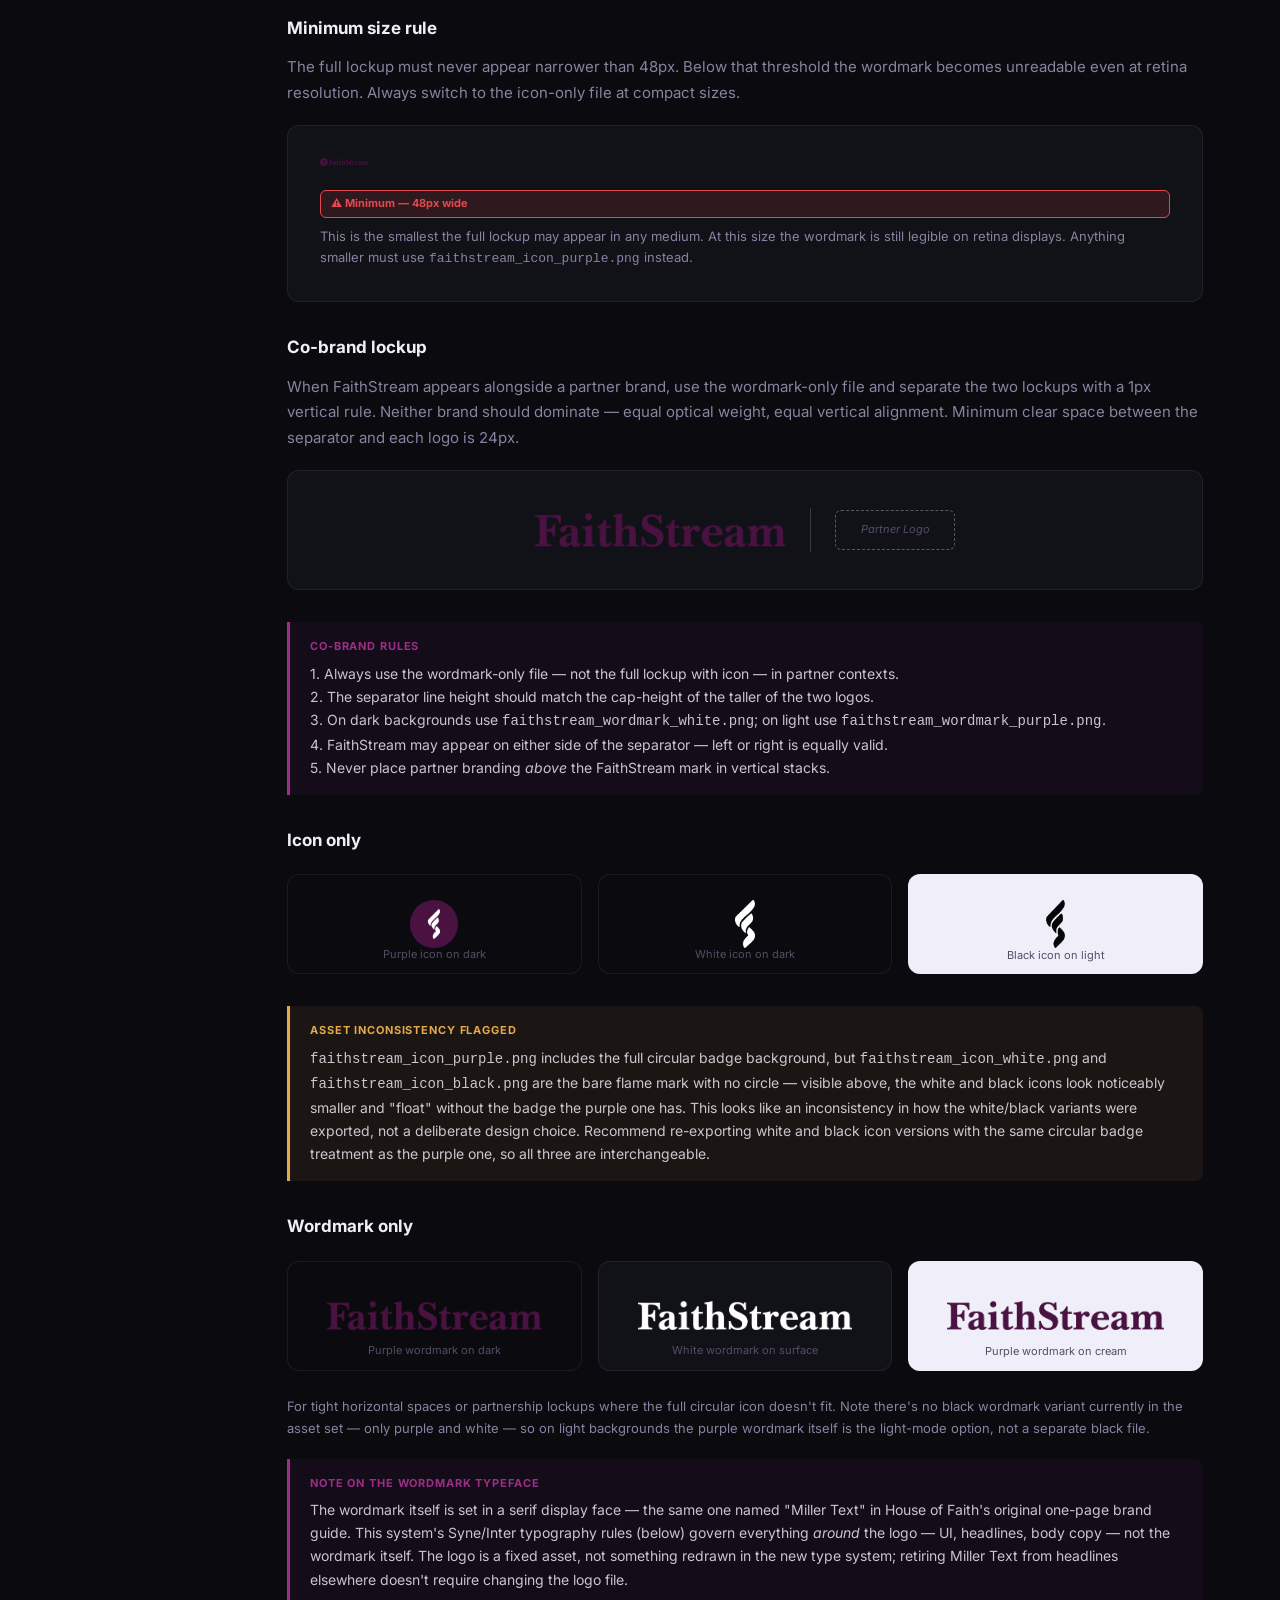
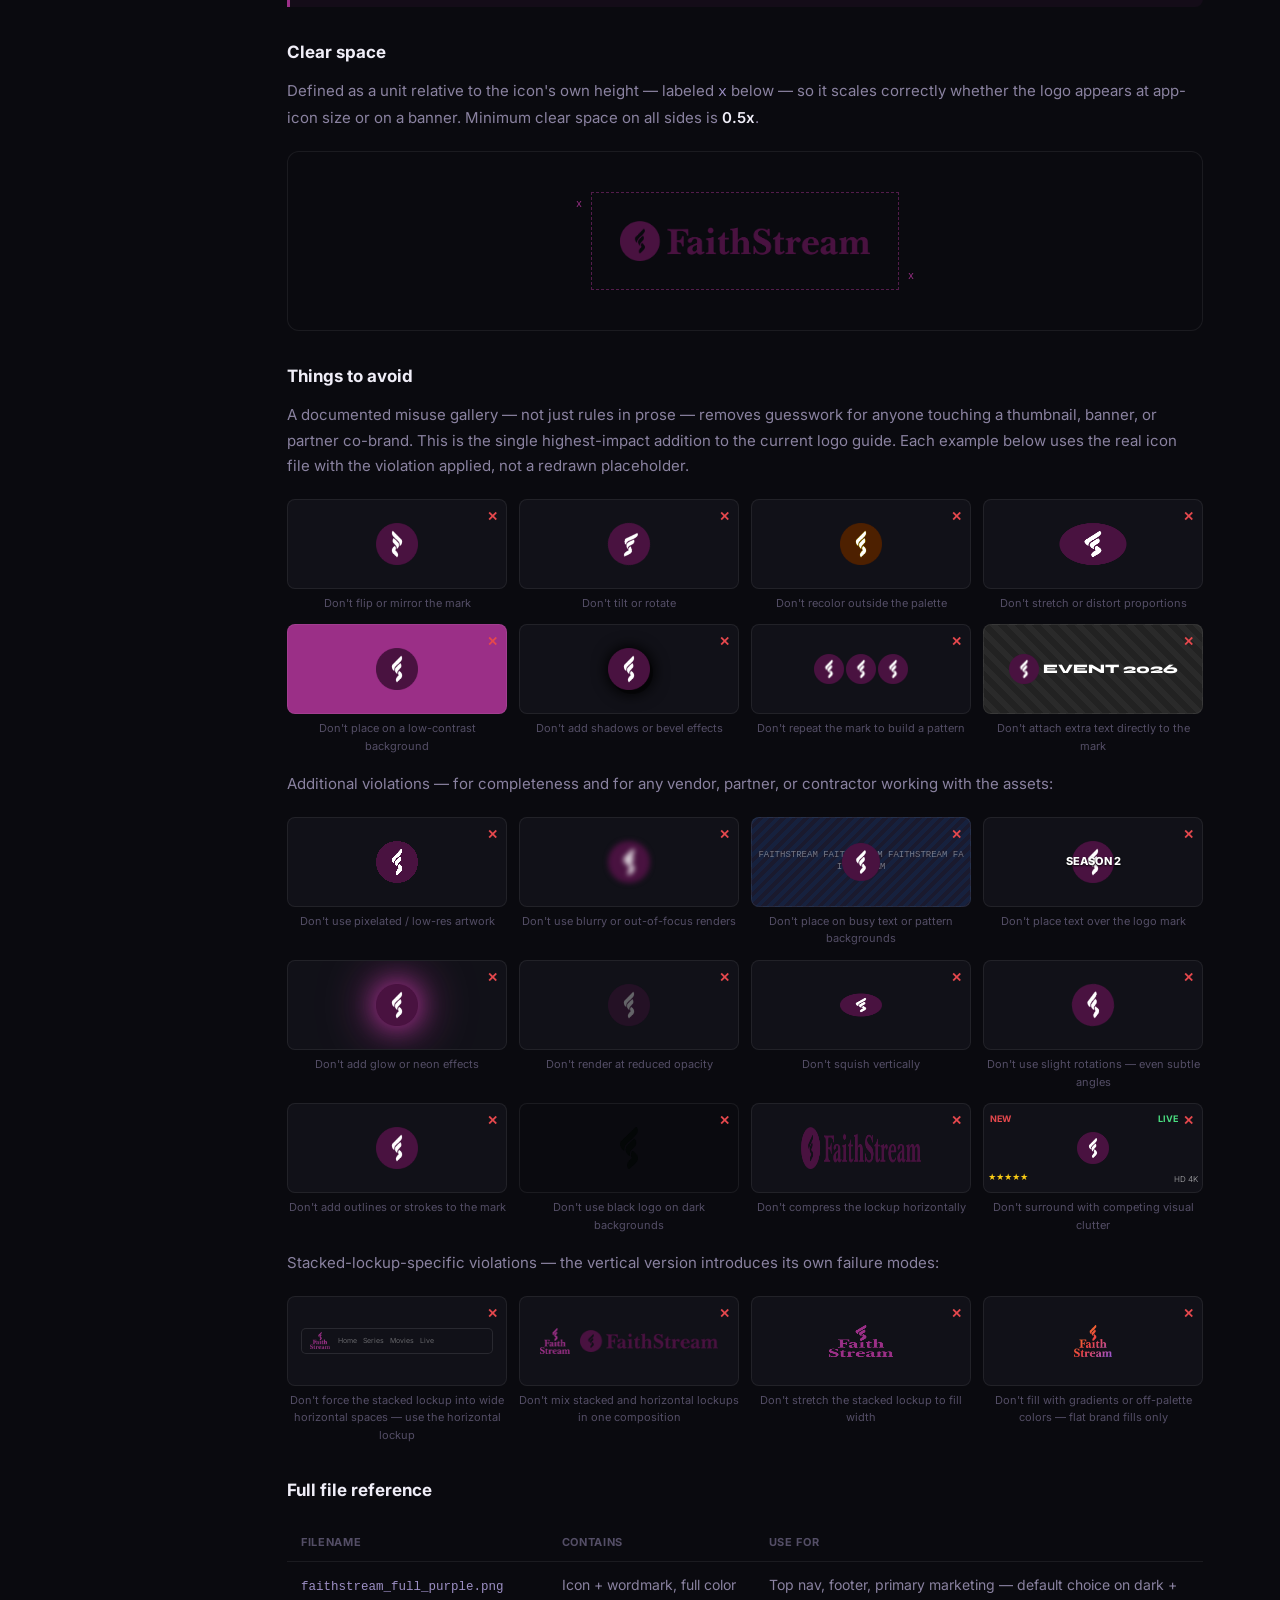
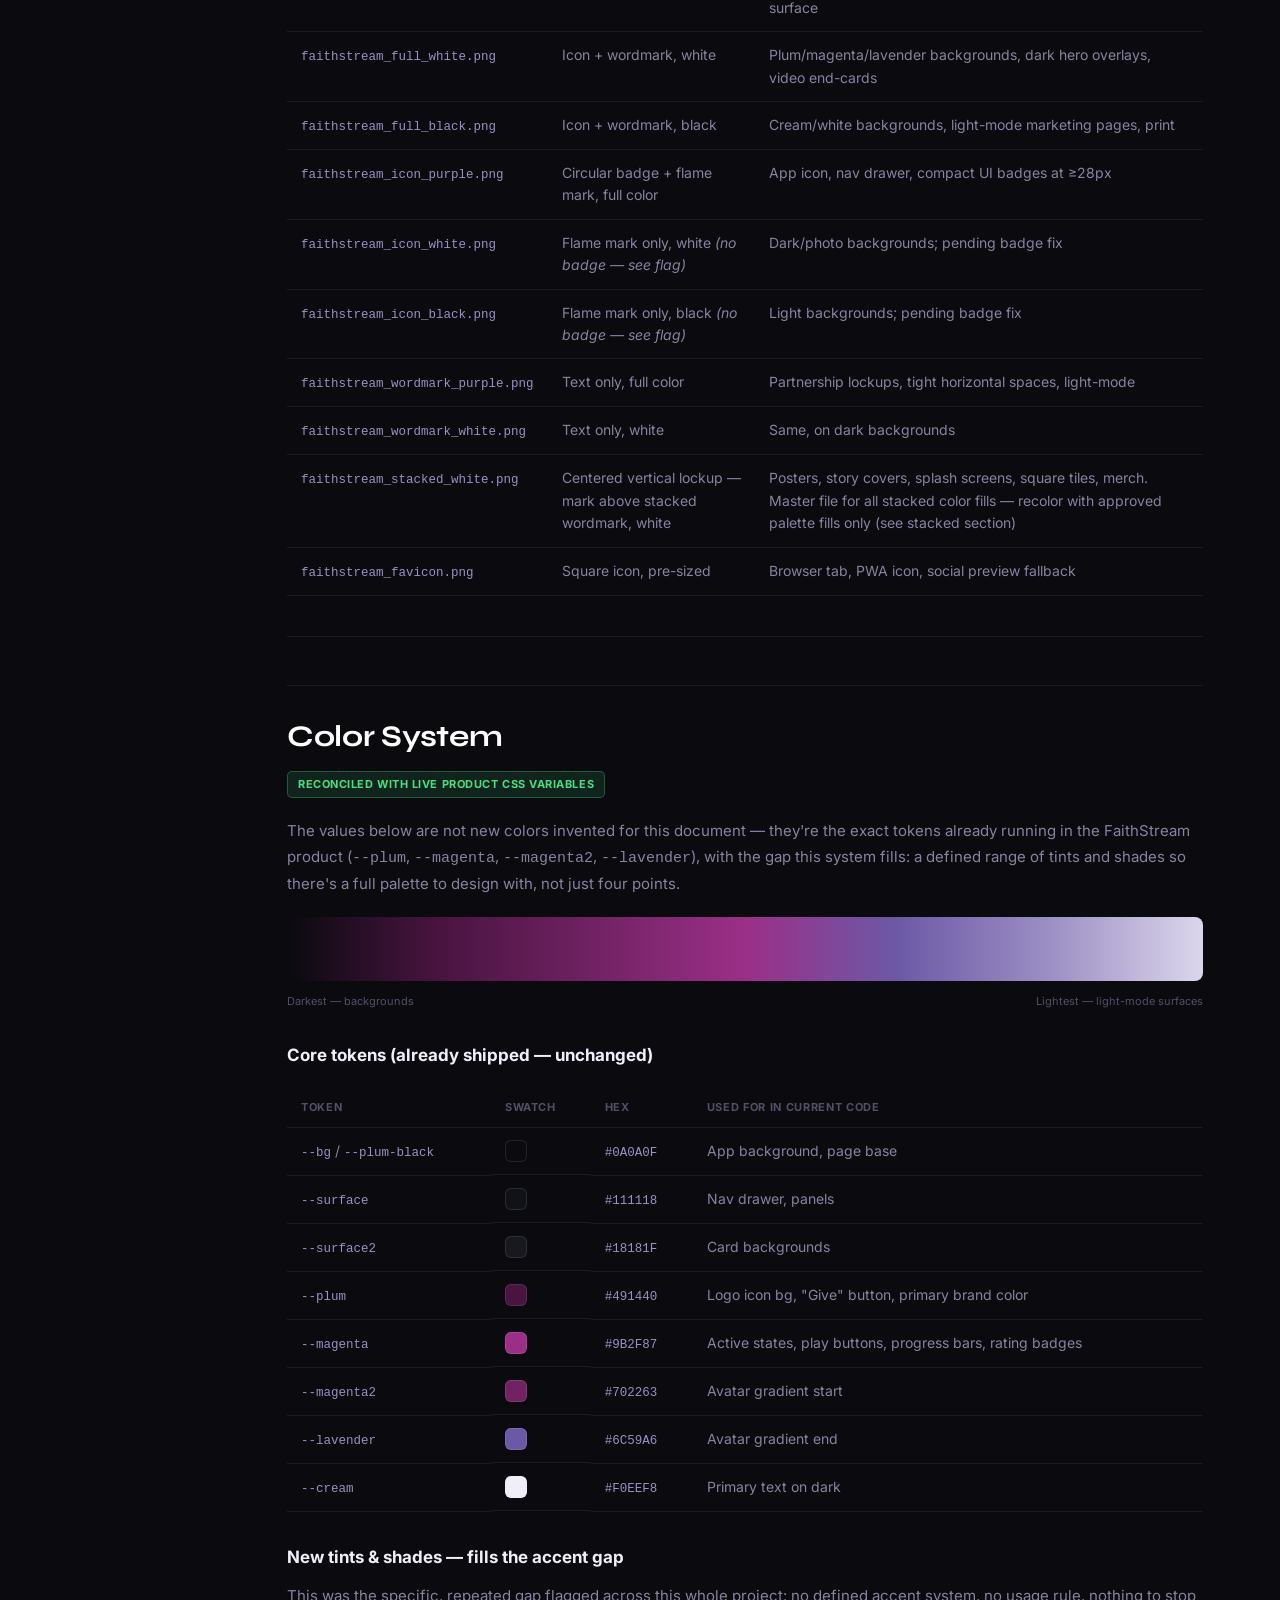
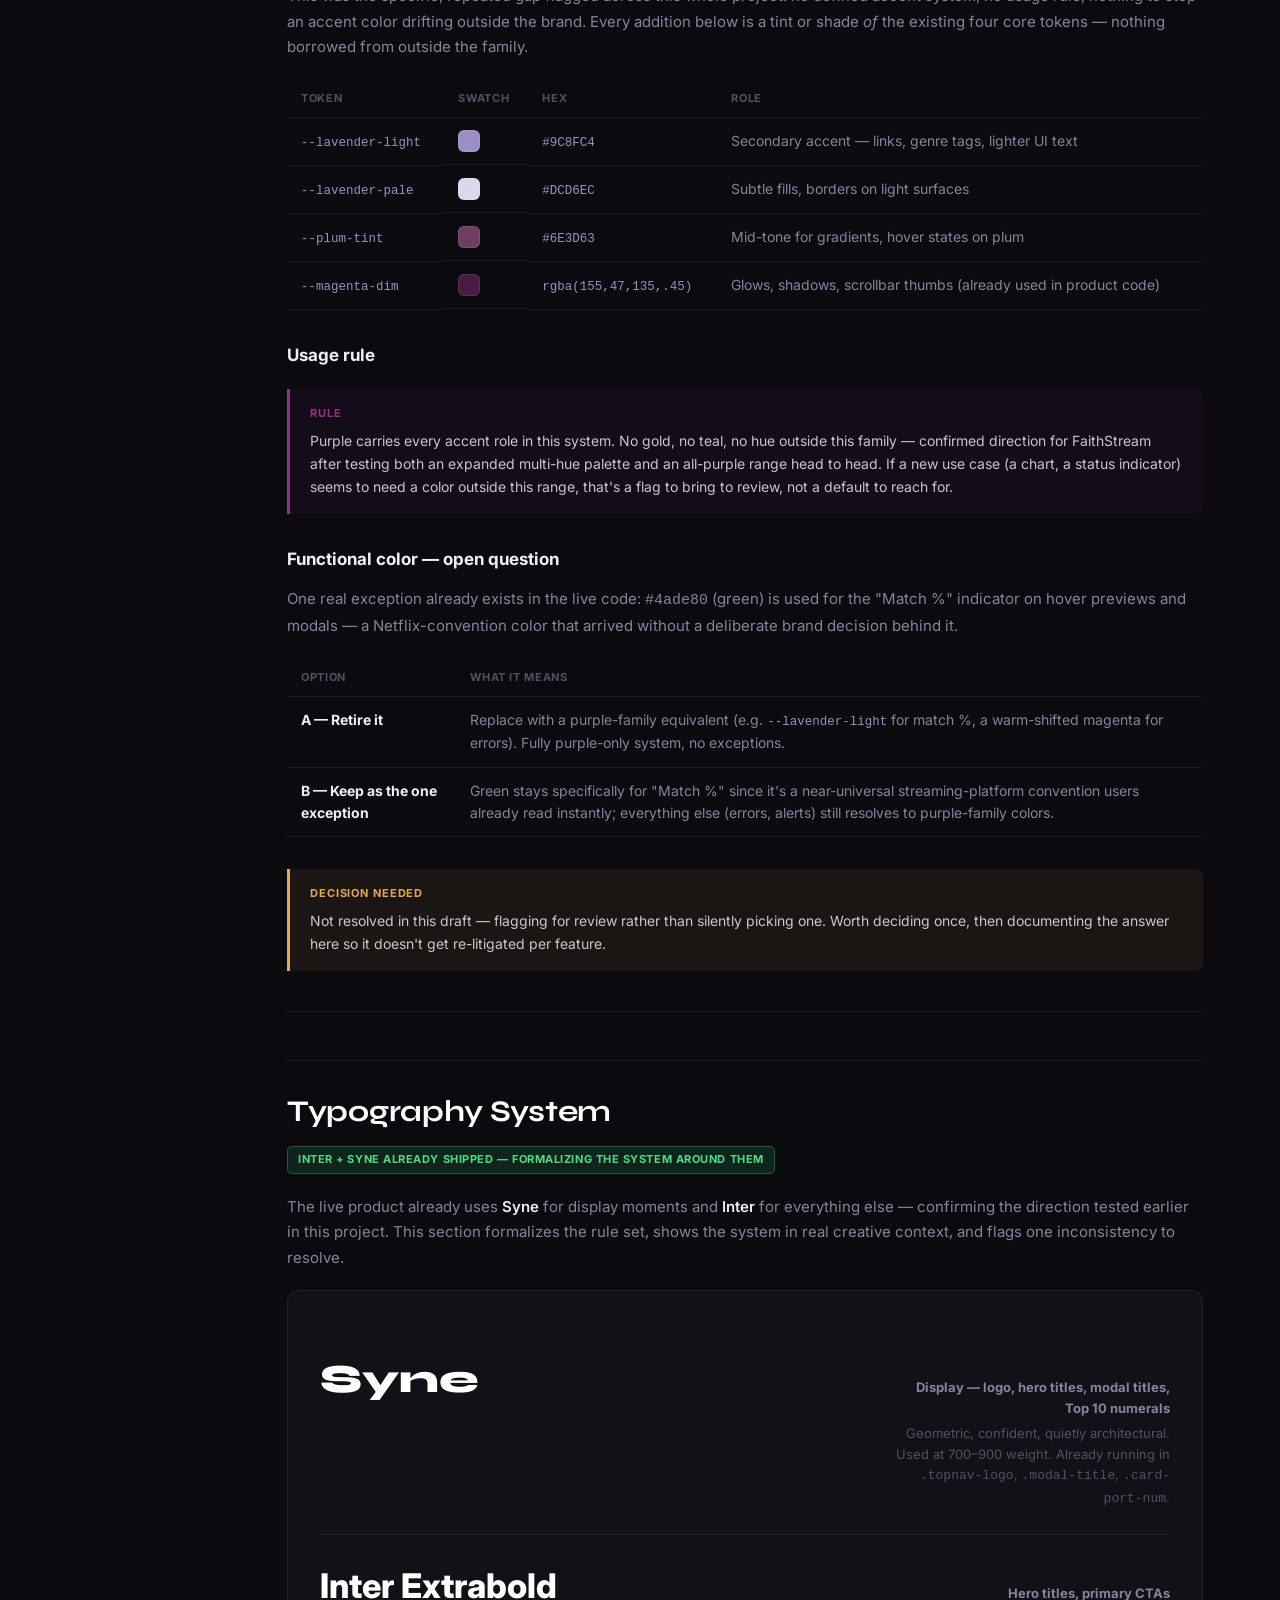
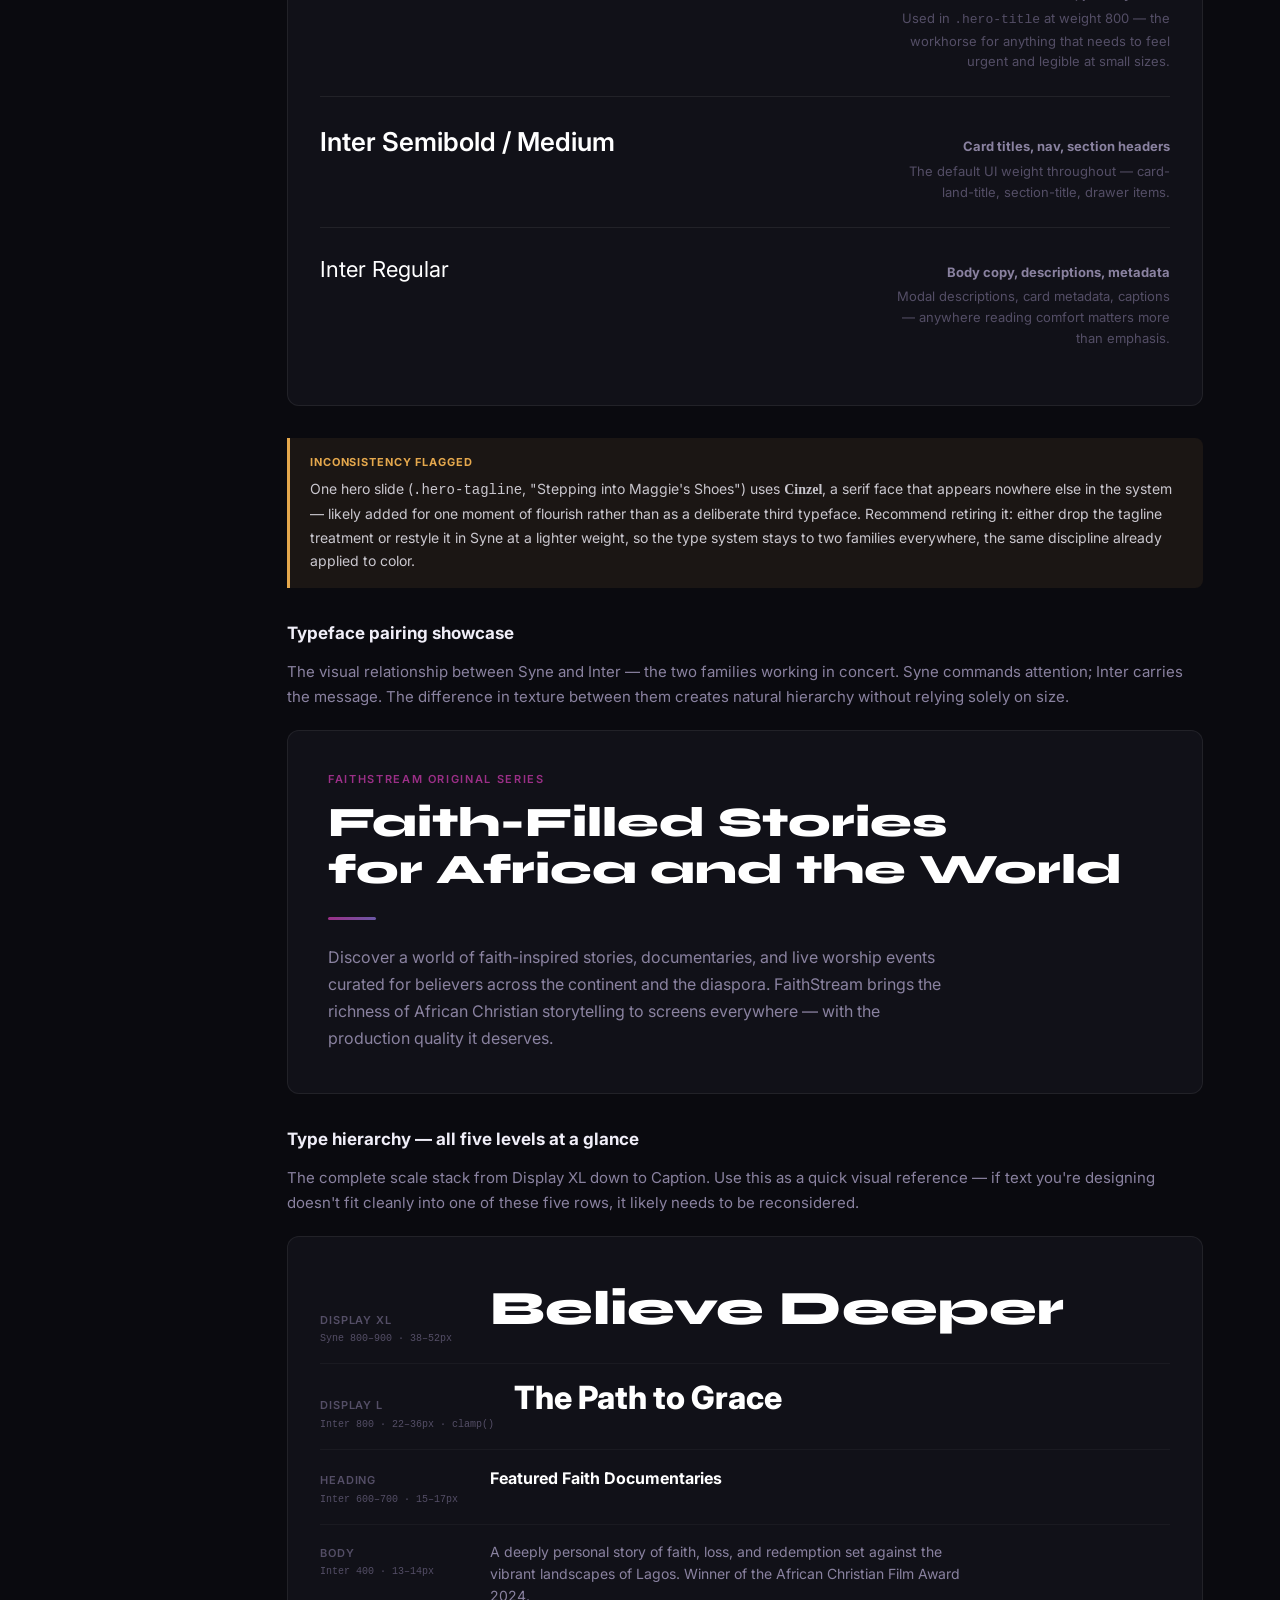
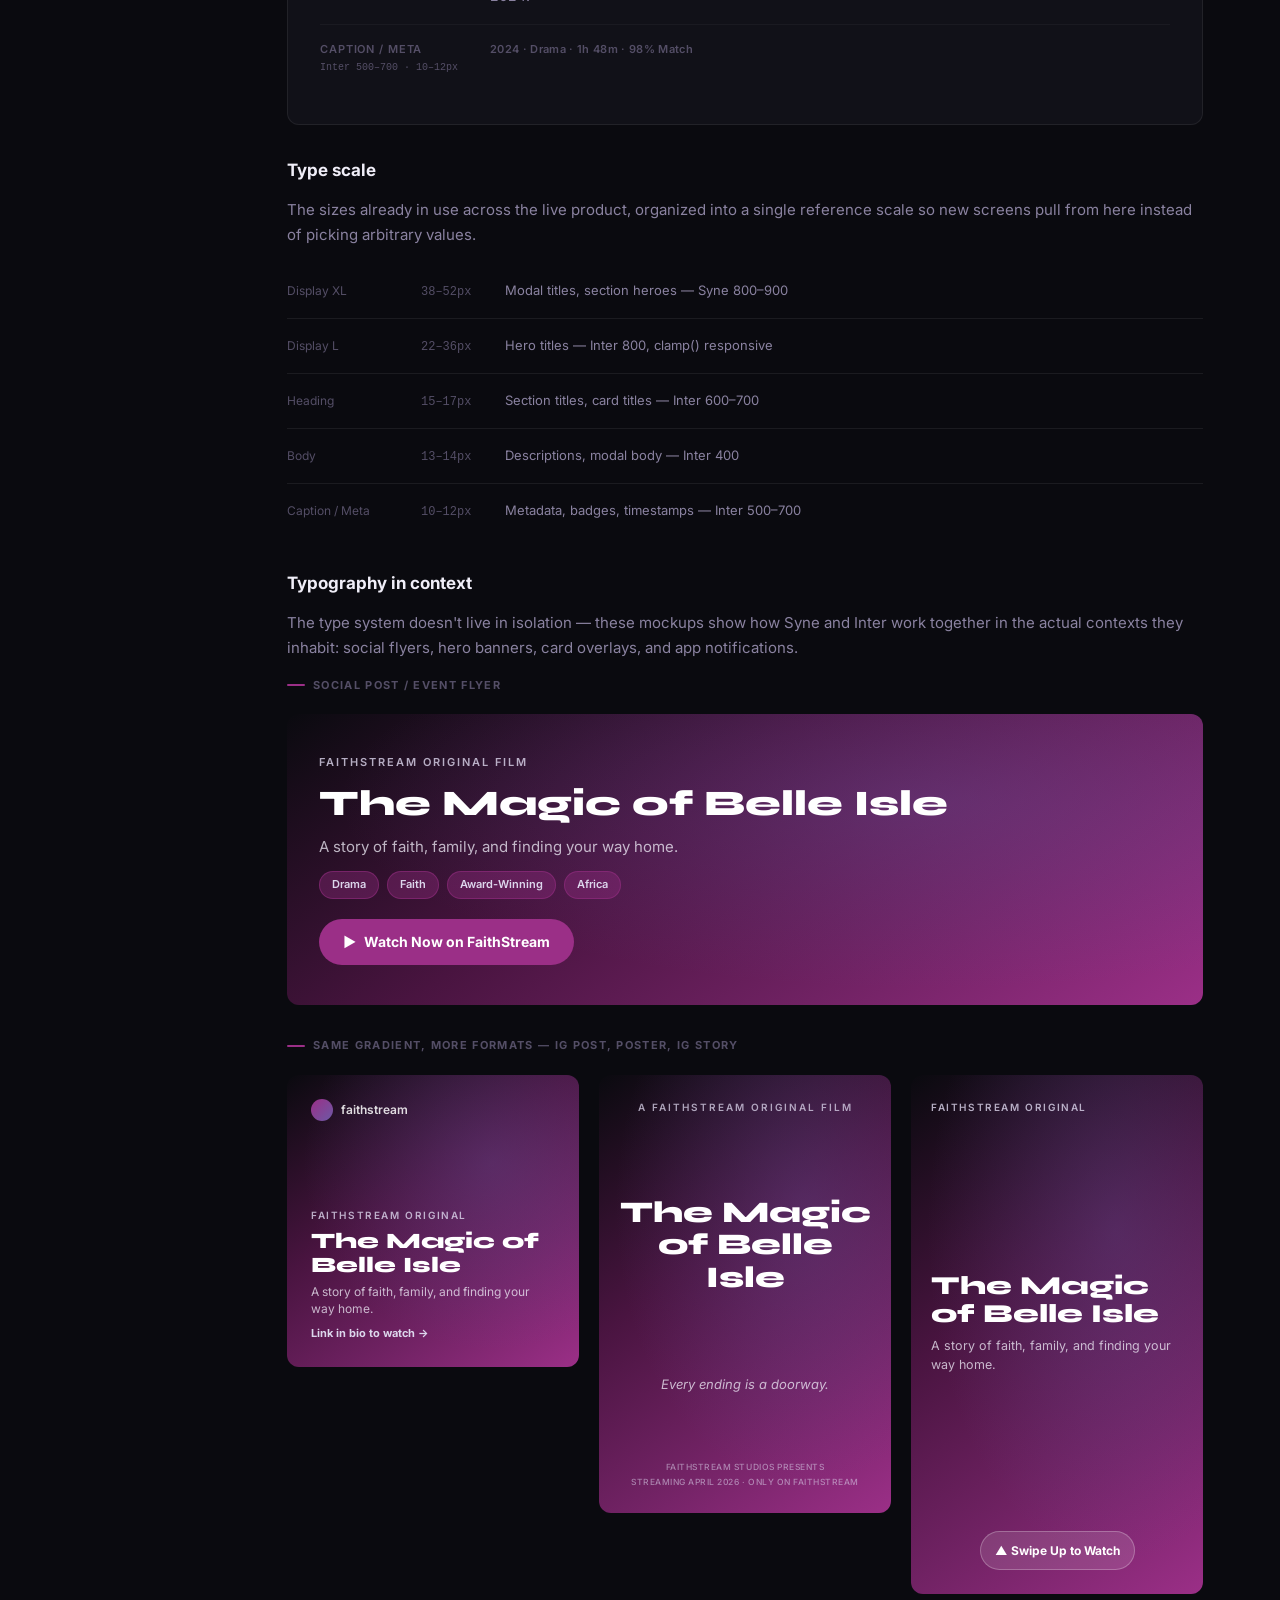
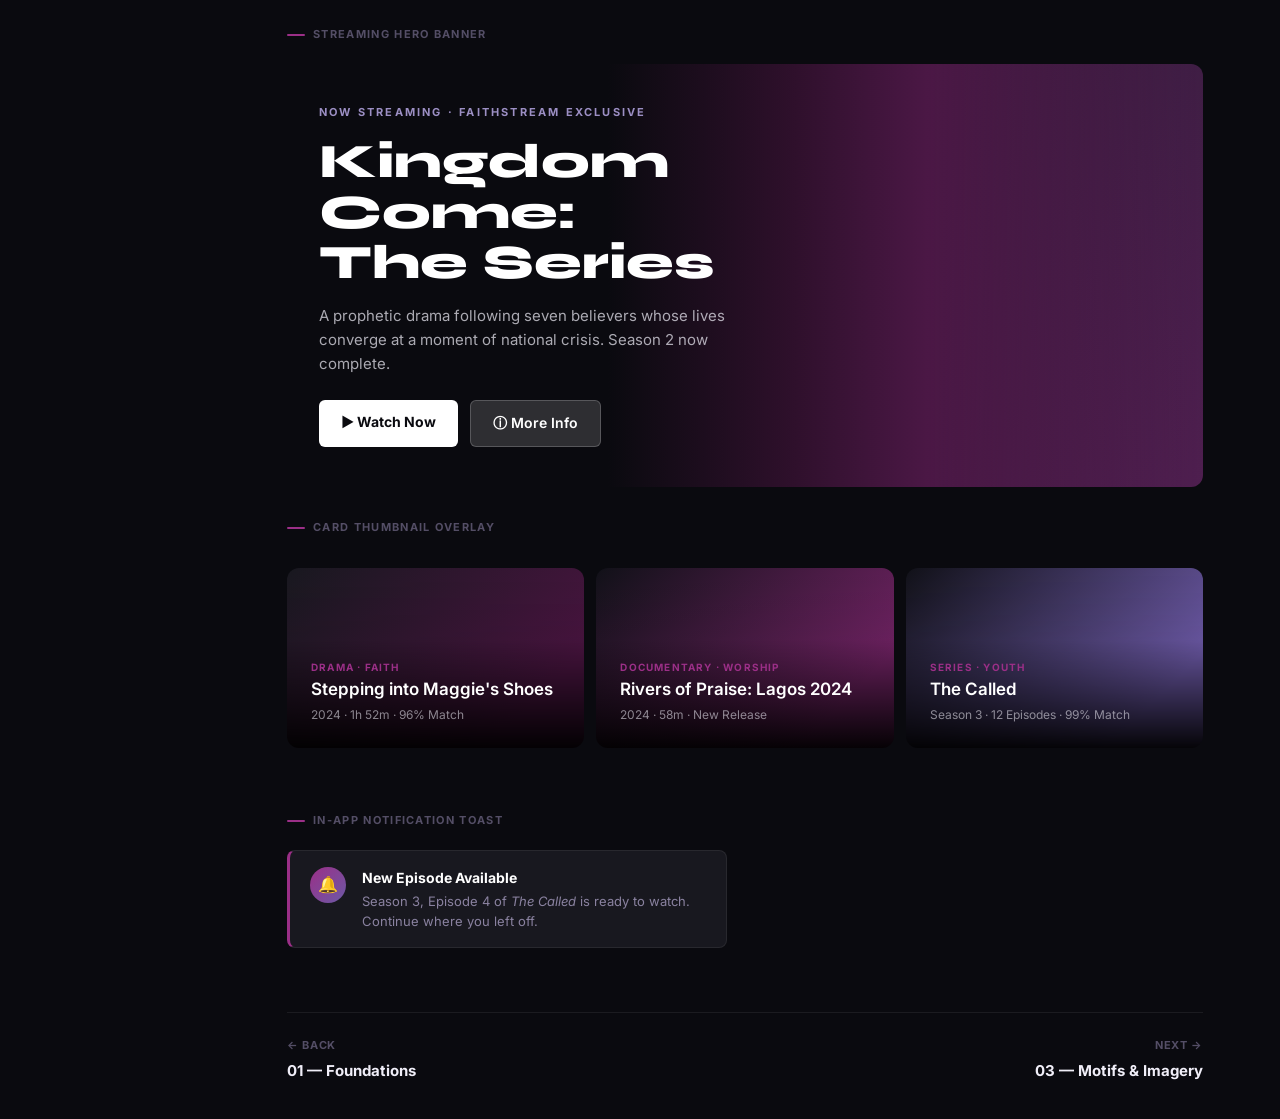
<file: identity.html>
<!DOCTYPE html>
<html lang="en">
<head>
<meta charset="UTF-8">
<meta name="viewport" content="width=device-width, initial-scale=1.0">
<title>Logo, Color &amp; Type — FaithStream Brand System</title>
<link rel="preconnect" href="https://fonts.googleapis.com">
<link rel="preconnect" href="https://fonts.gstatic.com" crossorigin>
<link href="https://fonts.googleapis.com/css2?family=Inter:wght@400;500;600;700;800&family=Syne:wght@700;800;900&display=swap" rel="stylesheet">
<link rel="stylesheet" href="assets/tokens.css">
<style>

  /* ═══════════════════════════════════════════
     LOGO SECTION STYLES
  ═══════════════════════════════════════════ */

  .logo-demo-grid { display: grid; grid-template-columns: repeat(3, 1fr); gap: var(--sp-4); margin: var(--sp-5) 0 var(--sp-6); }
  .logo-tile { border-radius: var(--radius-lg); padding: var(--sp-8) var(--sp-5); display: flex; align-items: center; justify-content: center; height: 110px; position: relative; }
  .logo-tile.dark  { background: #0A0A0F; border: 1px solid var(--border); }
  .logo-tile.surface { background: #111118; border: 1px solid var(--border); }
  .logo-tile.light { background: var(--cream); }
  .logo-tile img   { max-height: 46px; max-width: 85%; width: auto; object-fit: contain; }
  .logo-tile-label { position: absolute; bottom: 10px; left: 0; right: 0; text-align: center; font-size: 11px; color: var(--dim2); }

  .icon-demo-grid { display: grid; grid-template-columns: repeat(3, 1fr); gap: var(--sp-4); margin: var(--sp-5) 0 var(--sp-8); }
  .icon-tile { border-radius: var(--radius-lg); padding: var(--sp-6); display: flex; align-items: center; justify-content: center; height: 100px; position: relative; }
  .icon-tile img { height: 48px; width: auto; object-fit: contain; }

  /* ── Logo on every brand background ── */
  .logo-bg-grid {
    display: grid;
    grid-template-columns: repeat(4, 1fr);
    gap: var(--sp-3);
    margin: var(--sp-5) 0 var(--sp-8);
  }
  .logo-bg-tile {
    border-radius: var(--radius-lg);
    padding: var(--sp-6) var(--sp-4) var(--sp-4);
    display: flex;
    flex-direction: column;
    align-items: center;
    gap: var(--sp-3);
    min-height: 130px;
    justify-content: center;
    border: 1px solid rgba(255,255,255,0.06);
  }
  .logo-bg-tile img { max-height: 40px; max-width: 90%; object-fit: contain; }
  .logo-bg-label-name { font-size: 11px; font-weight: 600; text-align: center; margin-top: 2px; }
  .logo-bg-label-file { font-size: 10px; text-align: center; opacity: 0.6; font-family: monospace; }

  /* ── Size scale ── */
  .size-scale-row {
    display: flex;
    align-items: center;
    gap: var(--sp-5);
    padding: var(--sp-5) var(--sp-6);
    background: var(--surface);
    border: 1px solid var(--border);
    border-radius: var(--radius-lg);
    margin-bottom: var(--sp-3);
    flex-wrap: wrap;
  }
  .size-scale-meta { min-width: 140px; }
  .size-scale-name { font-size: 12px; font-weight: 700; color: var(--dim); }
  .size-scale-px   { font-size: 11px; color: var(--dim2); font-family: monospace; }
  .size-scale-note { font-size: 11px; color: var(--dim2); margin-top: 2px; }

  /* ── Minimum size ── */
  .minsize-demo {
    background: var(--surface); border: 1px solid var(--border); border-radius: var(--radius-lg);
    padding: var(--sp-8); display: flex; align-items: center; gap: var(--sp-6); margin: var(--sp-5) 0 var(--sp-8);
    flex-wrap: wrap;
  }
  .minsize-badge {
    background: rgba(229,72,77,0.15); border: 1px solid #E5484D; border-radius: var(--radius-sm);
    padding: 4px 10px; font-size: 11px; font-weight: 700; color: #E5484D; white-space: nowrap;
  }

  /* ── Co-brand lockup ── */
  .cobrand-demo {
    background: var(--surface); border: 1px solid var(--border); border-radius: var(--radius-lg);
    padding: var(--sp-8); display: flex; align-items: center; justify-content: center;
    gap: var(--sp-6); margin: var(--sp-5) 0 var(--sp-8); min-height: 120px;
  }
  .cobrand-separator { width: 1px; height: 44px; background: rgba(255,255,255,0.18); flex-shrink: 0; }
  .cobrand-partner {
    width: 120px; height: 40px; border: 1.5px dashed rgba(255,255,255,0.3);
    border-radius: 6px; display: flex; align-items: center; justify-content: center;
    font-size: 11px; color: var(--dim2); font-style: italic; flex-shrink: 0;
  }

  /* ── Clear space ── */
  .clearspace-demo {
    background: var(--plum-black); border: 1px solid var(--border); border-radius: var(--radius-lg);
    padding: var(--sp-10); display: flex; align-items: center; justify-content: center; margin: var(--sp-5) 0 var(--sp-8);
  }
  .clearspace-box {
    border: 1px dashed rgba(155,47,135,0.5); padding: 28px; display: flex; align-items: center; gap: 10px; position: relative;
  }
  .clearspace-box::before, .clearspace-box::after {
    content: 'x'; position: absolute; font-size: 10px; color: var(--magenta); font-family: monospace;
  }
  .clearspace-box::before { top: 4px; left: -16px; }
  .clearspace-box::after  { bottom: 4px; right: -16px; }
  .clearspace-box img { height: 40px; width: auto; }

  /* ── Centered / stacked lockup ── */
  /* One master file (faithstream_stacked_white.png) recolored live via
     CSS mask — the white PNG acts as a stencil and background-color is
     the fill. This is how every color variant below is produced from a
     single asset. */
  .stacked-fill {
    display: block;
    width: 76px;
    aspect-ratio: 515 / 593;
    -webkit-mask: url('assets/logo/faithstream_stacked_white.png') no-repeat center / contain;
    mask: url('assets/logo/faithstream_stacked_white.png') no-repeat center / contain;
  }
  .logo-tile.tall { height: 180px; }
  .logo-bg-tile.stacked-tile { min-height: 170px; }
  .logo-bg-tile.stacked-tile .stacked-fill { width: 64px; }
  .misuse-tile .stacked-fill { width: 38px; }

  /* ── Misuse grid ── */
  .misuse-grid { display: grid; grid-template-columns: repeat(4, 1fr); gap: var(--sp-3); margin: var(--sp-5) 0 var(--sp-8); }
  .misuse-tile {
    background: var(--surface); border: 1px solid var(--border); border-radius: var(--radius-md);
    height: 90px; display: flex; align-items: center; justify-content: center; position: relative; overflow: hidden;
  }
  .misuse-tile::after { content: '✕'; position: absolute; top: 6px; right: 8px; color: #E5484D; font-weight: 800; font-size: 13px; }
  .misuse-tile img { height: 42px; width: auto; }
  .misuse-label { font-size: 11px; color: var(--dim2); text-align: center; margin-top: 6px; }
  .misuse-item { display: flex; flex-direction: column; }

  /* ═══════════════════════════════════════════
     COLOR SECTION STYLES
  ═══════════════════════════════════════════ */
  .color-role-table .swatch-cell { display: flex; align-items: center; gap: 10px; }
  .swatch-dot { width: 22px; height: 22px; border-radius: 6px; flex-shrink: 0; border: 1px solid rgba(255,255,255,0.1); }

  .gradient-strip {
    height: 64px; border-radius: var(--radius-md); margin: var(--sp-5) 0 var(--sp-3);
    background: linear-gradient(90deg, #0A0A0F, #491440, #702263, #9B2F87, #6C59A6, #9C8FC4, #DCD6EC);
  }
  .gradient-labels { display: flex; justify-content: space-between; font-size: 11px; color: var(--dim2); margin-bottom: var(--sp-8); }

  /* ═══════════════════════════════════════════
     TYPOGRAPHY SECTION STYLES
  ═══════════════════════════════════════════ */
  .type-specimen-row {
    display: flex; justify-content: space-between; align-items: baseline; gap: var(--sp-6);
    padding: var(--sp-6) 0; border-bottom: 1px solid var(--border); flex-wrap: wrap;
  }
  .type-specimen-row:last-child { border-bottom: none; }
  .type-sample { font-size: 13px; color: var(--dim2); text-align: right; max-width: 280px; }
  .type-sample strong { color: var(--dim); display: block; font-size: 13px; margin-bottom: 4px; }

  .type-scale-row { display: flex; align-items: baseline; gap: var(--sp-6); padding: var(--sp-4) 0; border-bottom: 1px solid var(--border); }
  .type-scale-name { width: 110px; font-size: 12px; color: var(--dim2); flex-shrink: 0; }
  .type-scale-px   { width: 60px;  font-size: 12px; color: var(--dim2); font-family: monospace; flex-shrink: 0; }

  /* ── Pair showcase ── */
  .type-pairing-showcase {
    background: var(--surface); border: 1px solid var(--border); border-radius: var(--radius-lg);
    padding: var(--sp-10); margin: var(--sp-5) 0 var(--sp-8);
  }
  .type-pairing-eyebrow {
    font-family: 'Inter', sans-serif; font-weight: 600; font-size: 11px;
    letter-spacing: 0.15em; text-transform: uppercase; color: var(--magenta);
    margin-bottom: var(--sp-3);
  }
  .type-pairing-headline {
    font-family: 'Syne', sans-serif; font-weight: 800; font-size: 42px;
    line-height: 1.1; color: #fff; margin-bottom: var(--sp-5);
  }
  .type-pairing-body {
    font-family: 'Inter', sans-serif; font-weight: 400; font-size: 16px;
    line-height: 1.7; color: var(--dim); max-width: 620px;
  }
  .type-pairing-divider {
    width: 48px; height: 3px;
    background: linear-gradient(90deg, var(--magenta), var(--lavender));
    border-radius: 2px; margin: var(--sp-6) 0;
  }

  /* ── Hierarchy pyramid ── */
  .type-hierarchy {
    background: var(--surface); border: 1px solid var(--border); border-radius: var(--radius-lg);
    padding: var(--sp-8); margin: var(--sp-5) 0 var(--sp-8);
  }
  .type-hierarchy-row {
    display: flex; align-items: baseline; gap: var(--sp-5);
    padding: var(--sp-4) 0; border-bottom: 1px solid rgba(255,255,255,0.04);
  }
  .type-hierarchy-row:last-child { border-bottom: none; }
  .type-hierarchy-meta { min-width: 150px; flex-shrink: 0; }
  .type-hierarchy-label { font-size: 11px; font-weight: 600; color: var(--dim2); text-transform: uppercase; letter-spacing: 0.08em; }
  .type-hierarchy-spec  { font-size: 10px; color: var(--dim2); font-family: monospace; margin-top: 2px; }

  /* ── Context mockups ── */
  .context-flyer {
    background: linear-gradient(145deg, #0A0A0F 0%, #491440 40%, #702263 70%, #9B2F87 100%);
    border-radius: var(--radius-lg); padding: var(--sp-10) var(--sp-8);
    margin: var(--sp-5) 0 var(--sp-8); min-height: 280px;
    display: flex; flex-direction: column; justify-content: flex-end; gap: var(--sp-3);
    position: relative; overflow: hidden;
  }
  .context-flyer::before {
    content: ''; position: absolute; inset: 0;
    background: radial-gradient(ellipse at 70% 30%, rgba(108,89,166,0.3) 0%, transparent 65%);
  }
  .flyer-kicker {
    font-family: 'Inter', sans-serif; font-weight: 600; font-size: 11px;
    letter-spacing: 0.18em; text-transform: uppercase; color: rgba(220,214,236,0.8);
    position: relative;
  }
  .flyer-title {
    font-family: 'Syne', sans-serif; font-weight: 800; font-size: 36px;
    line-height: 1.1; color: #fff; position: relative;
  }
  .flyer-subtitle {
    font-family: 'Inter', sans-serif; font-weight: 400; font-size: 15px;
    color: rgba(240,238,248,0.75); position: relative;
  }
  .flyer-tags { display: flex; gap: var(--sp-2); flex-wrap: wrap; position: relative; }
  .flyer-tag {
    background: rgba(155,47,135,0.35); border: 1px solid rgba(155,47,135,0.5);
    border-radius: 20px; padding: 4px 12px; font-size: 11px; font-weight: 600;
    color: var(--lavender-pale); font-family: 'Inter', sans-serif;
  }
  .flyer-cta {
    display: inline-flex; align-items: center; gap: 8px;
    background: var(--magenta); color: #fff; border: none;
    border-radius: 24px; padding: 12px 24px; font-size: 14px; font-weight: 700;
    font-family: 'Inter', sans-serif; cursor: default; position: relative;
    width: fit-content; margin-top: var(--sp-2);
  }

  .context-hero {
    background: linear-gradient(90deg, #0A0A0F 35%, #491440 70%, transparent 100%),
                linear-gradient(135deg, #111118, #491440);
    border-radius: var(--radius-lg); padding: var(--sp-10) var(--sp-8);
    margin: var(--sp-5) 0 var(--sp-8); min-height: 220px;
    display: flex; flex-direction: column; justify-content: center; gap: var(--sp-4);
    position: relative; overflow: hidden;
  }
  .context-hero::after {
    content: ''; position: absolute; right: 0; top: 0; bottom: 0; width: 45%;
    background: linear-gradient(90deg, transparent, rgba(108,89,166,0.15));
  }
  .hero-eyebrow {
    font-family: 'Inter', sans-serif; font-size: 11px; font-weight: 700;
    letter-spacing: 0.2em; text-transform: uppercase; color: var(--lavender-light);
  }
  .hero-title-mock {
    font-family: 'Syne', sans-serif; font-weight: 900; font-size: clamp(28px, 4vw, 48px);
    color: #fff; line-height: 1.05; max-width: 560px;
  }
  .hero-sub-mock {
    font-family: 'Inter', sans-serif; font-size: 15px; font-weight: 400;
    color: rgba(240,238,248,0.7); max-width: 440px; line-height: 1.6;
  }
  .hero-buttons { display: flex; gap: var(--sp-3); flex-wrap: wrap; margin-top: var(--sp-2); }
  .hero-btn-primary {
    background: #fff; color: #0A0A0F; border-radius: 6px;
    padding: 11px 22px; font-size: 14px; font-weight: 700;
    font-family: 'Inter', sans-serif; cursor: default;
  }
  .hero-btn-secondary {
    background: rgba(255,255,255,0.15); color: #fff; border-radius: 6px;
    border: 1px solid rgba(255,255,255,0.2);
    padding: 11px 22px; font-size: 14px; font-weight: 600;
    font-family: 'Inter', sans-serif; cursor: default;
  }

  .context-card-overlay {
    background: linear-gradient(180deg, transparent 0%, rgba(0,0,0,0.05) 40%, rgba(0,0,0,0.95) 100%),
                linear-gradient(135deg, #18181F, #491440 80%);
    border-radius: var(--radius-lg); padding: var(--sp-6);
    margin: var(--sp-5) 0 var(--sp-8); height: 180px;
    display: flex; flex-direction: column; justify-content: flex-end; gap: 4px;
    position: relative;
  }
  .card-overlay-genre {
    font-size: 10px; font-weight: 700; color: var(--magenta); text-transform: uppercase; letter-spacing: 0.12em;
    font-family: 'Inter', sans-serif;
  }
  .card-overlay-title {
    font-family: 'Inter', sans-serif; font-weight: 600; font-size: 17px; color: #fff; line-height: 1.2;
  }
  .card-overlay-meta {
    font-family: 'Inter', sans-serif; font-weight: 400; font-size: 12px;
    color: rgba(240,238,248,0.55); margin-top: 2px;
  }

  .context-toast {
    background: var(--surface2); border: 1px solid var(--border);
    border-left: 3px solid var(--magenta);
    border-radius: var(--radius-md); padding: var(--sp-4) var(--sp-5);
    margin: var(--sp-5) 0 var(--sp-8);
    display: flex; align-items: flex-start; gap: var(--sp-4); max-width: 440px;
  }
  .toast-icon {
    width: 36px; height: 36px; border-radius: 50%;
    background: linear-gradient(135deg, var(--magenta), var(--lavender));
    display: flex; align-items: center; justify-content: center;
    font-size: 16px; flex-shrink: 0;
  }
  .toast-title {
    font-family: 'Inter', sans-serif; font-weight: 700; font-size: 14px; color: #fff;
  }
  .toast-body {
    font-family: 'Inter', sans-serif; font-weight: 400; font-size: 13px;
    color: var(--dim); margin-top: 3px; line-height: 1.5;
  }

  /* ── Belle Isle gradient — reusable across formats ── */
  .bg-belle-isle {
    background: linear-gradient(145deg, #0A0A0F 0%, #491440 40%, #702263 70%, #9B2F87 100%);
    position: relative; overflow: hidden;
  }
  .bg-belle-isle::before {
    content: ''; position: absolute; inset: 0;
    background: radial-gradient(ellipse at 70% 30%, rgba(108,89,166,0.3) 0%, transparent 65%);
    pointer-events: none;
  }

  /* ── Social format grid ── */
  .context-social-grid {
    display: grid; grid-template-columns: 1fr 1fr 1fr; gap: var(--sp-5);
    align-items: start; margin: var(--sp-5) 0 var(--sp-8);
  }

  /* IG feed post — 1:1 */
  .context-ig-post {
    aspect-ratio: 1 / 1; border-radius: var(--radius-lg);
    padding: var(--sp-6); display: flex; flex-direction: column; justify-content: space-between;
  }
  .ig-post-top { display: flex; align-items: center; gap: 8px; position: relative; }
  .ig-post-avatar {
    width: 22px; height: 22px; border-radius: 50%; flex-shrink: 0;
    background: linear-gradient(135deg, var(--magenta), var(--lavender));
  }
  .ig-post-handle {
    font-family: 'Inter', sans-serif; font-weight: 600; font-size: 12px; color: rgba(255,255,255,0.85);
  }
  .ig-post-bottom { position: relative; display: flex; flex-direction: column; gap: 6px; }
  .ig-post-kicker {
    font-family: 'Inter', sans-serif; font-weight: 600; font-size: 10px;
    letter-spacing: 0.16em; text-transform: uppercase; color: rgba(220,214,236,0.8);
  }
  .ig-post-title {
    font-family: 'Syne', sans-serif; font-weight: 800; font-size: 22px;
    line-height: 1.12; color: #fff;
  }
  .ig-post-sub {
    font-family: 'Inter', sans-serif; font-weight: 400; font-size: 12px;
    color: rgba(240,238,248,0.75); line-height: 1.4;
  }
  .ig-post-cta {
    font-family: 'Inter', sans-serif; font-weight: 700; font-size: 11px;
    color: var(--lavender-pale); margin-top: 2px;
  }

  /* Poster — 2:3 */
  .context-poster {
    aspect-ratio: 2 / 3; border-radius: var(--radius-lg);
    padding: var(--sp-6) var(--sp-5); display: flex; flex-direction: column;
    justify-content: space-between; text-align: center;
  }
  .poster-kicker {
    font-family: 'Inter', sans-serif; font-weight: 600; font-size: 10px;
    letter-spacing: 0.2em; text-transform: uppercase; color: rgba(220,214,236,0.75);
    position: relative;
  }
  .poster-title {
    font-family: 'Syne', sans-serif; font-weight: 900; font-size: 30px;
    line-height: 1.08; color: #fff; position: relative; margin: var(--sp-4) 0;
  }
  .poster-tagline {
    font-family: 'Inter', sans-serif; font-weight: 400; font-style: italic; font-size: 13px;
    color: rgba(240,238,248,0.75); position: relative;
  }
  .poster-credits {
    font-family: 'Inter', sans-serif; font-weight: 500; font-size: 8.5px;
    letter-spacing: 0.06em; text-transform: uppercase; line-height: 1.7;
    color: rgba(220,214,236,0.55); position: relative;
  }

  /* IG Story — 9:16 */
  .context-ig-story {
    aspect-ratio: 9 / 16; border-radius: var(--radius-lg);
    padding: var(--sp-6) var(--sp-5); display: flex; flex-direction: column;
    justify-content: space-between;
  }
  .story-kicker {
    font-family: 'Inter', sans-serif; font-weight: 600; font-size: 10px;
    letter-spacing: 0.16em; text-transform: uppercase; color: rgba(220,214,236,0.8);
    position: relative;
  }
  .story-mid { position: relative; display: flex; flex-direction: column; gap: 8px; }
  .story-title {
    font-family: 'Syne', sans-serif; font-weight: 800; font-size: 26px;
    line-height: 1.1; color: #fff;
  }
  .story-sub {
    font-family: 'Inter', sans-serif; font-weight: 400; font-size: 12.5px;
    color: rgba(240,238,248,0.75); line-height: 1.5;
  }
  .story-cta {
    display: flex; align-items: center; justify-content: center; gap: 6px;
    font-family: 'Inter', sans-serif; font-weight: 700; font-size: 12px;
    color: #fff; background: rgba(255,255,255,0.12); border: 1px solid rgba(255,255,255,0.25);
    border-radius: 20px; padding: 9px 14px; position: relative; width: fit-content; margin: 0 auto;
  }

  /* ── Context label ── */
  .context-label {
    font-size: 11px; font-weight: 700; text-transform: uppercase; letter-spacing: 0.12em;
    color: var(--dim2); margin-bottom: var(--sp-3); display: flex; align-items: center; gap: var(--sp-2);
  }
  .context-label::before {
    content: ''; display: block; width: 18px; height: 2px;
    background: var(--magenta); border-radius: 1px;
  }

  /* ── Section divider ── */
  .section-rule {
    border: none; border-top: 1px solid var(--border);
    margin: var(--sp-10) 0 var(--sp-8);
  }

  /* ═══════════════════════════════════════════
     RESPONSIVE — tablet and phone
     (shell/sidebar/hamburger handled in tokens.css;
     these rules are specific to this page's grids)
  ═══════════════════════════════════════════ */
  @media (max-width: 900px) {
    .logo-demo-grid { grid-template-columns: repeat(3, 1fr); gap: var(--sp-3); }
    .icon-demo-grid { grid-template-columns: repeat(3, 1fr); gap: var(--sp-3); }
    .logo-bg-grid { grid-template-columns: repeat(3, 1fr); }
    .misuse-grid { grid-template-columns: repeat(3, 1fr); }
  }

  @media (max-width: 640px) {
    .logo-demo-grid { grid-template-columns: repeat(2, 1fr); gap: var(--sp-3); }
    .logo-tile { height: 90px; padding: var(--sp-5) var(--sp-3); }
    .logo-tile img { max-height: 36px; }

    .icon-demo-grid { grid-template-columns: repeat(2, 1fr); gap: var(--sp-3); }
    .icon-tile { height: 84px; padding: var(--sp-4); }
    .icon-tile img { height: 38px; }

    .logo-bg-grid { grid-template-columns: repeat(2, 1fr); gap: var(--sp-3); }
    .logo-bg-tile { min-height: 110px; padding: var(--sp-4) var(--sp-3) var(--sp-3); }
    .logo-bg-tile img { max-height: 32px; }

    .misuse-grid { grid-template-columns: repeat(2, 1fr); gap: var(--sp-3); }
    .misuse-tile { height: 76px; }
    .misuse-tile img { height: 34px; }

    .size-scale-row { padding: var(--sp-4); gap: var(--sp-3); }
    .size-scale-meta { min-width: 110px; }

    .minsize-demo { padding: var(--sp-5); gap: var(--sp-4); }
    .cobrand-demo { padding: var(--sp-5); gap: var(--sp-4); flex-wrap: wrap; }
    .clearspace-demo { padding: var(--sp-6) var(--sp-4); }

    .type-specimen-row { flex-direction: column; align-items: flex-start; gap: var(--sp-2); padding: var(--sp-4) 0; }
    .type-sample { text-align: left; max-width: 100%; }

    .type-scale-row { flex-wrap: wrap; gap: var(--sp-2); }
    .type-scale-name { width: auto; }

    .type-pairing-showcase { padding: var(--sp-6) var(--sp-5); }
    .type-pairing-headline { font-size: 28px; }

    .type-hierarchy { padding: var(--sp-5); }
    .type-hierarchy-row { flex-wrap: wrap; gap: var(--sp-2); }
    .type-hierarchy-meta { min-width: 0; width: 100%; }

    .context-flyer { padding: var(--sp-6) var(--sp-5); min-height: 220px; }
    .flyer-title { font-size: 26px; }

    .context-hero { padding: var(--sp-6) var(--sp-5); min-height: 0; }
    .hero-title-mock { max-width: 100%; }
    .hero-sub-mock { max-width: 100%; }

    .context-card-overlay { height: auto; min-height: 160px; padding: var(--sp-4); }
    .context-toast { max-width: 100%; flex-direction: column; }

    .context-social-grid { grid-template-columns: 1fr; }
    .context-ig-story { max-width: 220px; margin: 0 auto; }
    .ig-post-title { font-size: 20px; }
    .poster-title { font-size: 24px; }
    .story-title { font-size: 22px; }
  }

  @media (max-width: 900px) and (min-width: 641px) {
    .context-social-grid { grid-template-columns: 1fr 1fr; }
    .context-ig-story { grid-column: span 2; max-width: 220px; margin: 0 auto; }
  }

</style>

</head>
<body data-page="identity">

<div class="bs-shell">
  <script src="assets/sidebar.js"></script>

  <main class="bs-main">
    <div class="bs-page">

      <div class="bs-kicker">02 — Visual Identity</div>
      <h1 class="bs-h1">Logo, Color &amp; Type</h1>
      <p class="bs-lede">The foundation layer every other surface is built from. Logo files are live in <code>/assets/logo/</code> — nine variants covering every context already visible in the FaithStream product (top nav, nav drawer, footer, light-mode panels), plus the dark and light cases the original one-page guide didn't cover.</p>


      <!-- ═══════════════════════════════════════════════════════════
           LOGO SYSTEM
      ═══════════════════════════════════════════════════════════ -->
      <h2 class="bs-h2" style="margin-top:0;padding-top:0;border-top:none;">Logo System</h2>
      <span class="bs-tag kept">Live assets — /assets/logo/</span>
      <p class="bs-p">Ten files, one naming pattern: <code>faithstream_&lt;variant&gt;_&lt;color&gt;.png</code>. Three variants (full lockup, icon only, wordmark only) × three colors (purple, white, black) — plus one square favicon and the new centered <strong>stacked lockup</strong> (one white master file, recolored via approved palette fills). Full reference list at the bottom of this section.</p>

      <!-- ─── Full lockup — three contexts ─── -->
      <h3 class="bs-h3">Full lockup — three contexts</h3>
      <div class="logo-demo-grid">
        <div class="logo-tile dark">
          <img src="assets/logo/faithstream_full_purple.png" alt="FaithStream logo, full color, on dark">
          <div class="logo-tile-label">Dark bg · purple lockup</div>
        </div>
        <div class="logo-tile surface">
          <img src="assets/logo/faithstream_full_white.png" alt="FaithStream logo, white, on surface">
          <div class="logo-tile-label">Surface bg · white lockup</div>
        </div>
        <div class="logo-tile light">
          <img src="assets/logo/faithstream_full_black.png" alt="FaithStream logo, black, on light">
          <div class="logo-tile-label">Light bg · black lockup</div>
        </div>
      </div>
      <p class="bs-p" style="font-size:13px;">Dark background, surface background, light background — the three contexts the logo already appears in across the live product (top nav, nav drawer, browse panel). Purple reads on both dark and surface; switch to the white variant only when the purple's own contrast against a busy photo or video background drops, switch to black only on light-mode panels.</p>

      <!-- ─── Logo on every brand background ─── -->
      <h3 class="bs-h3">Logo on every brand background</h3>
      <p class="bs-p">A full grid of all eight canonical backgrounds the logo may appear on — each labeled with the background name and the correct file to use. This removes all guesswork for thumbnail artists, social designers, and partner teams placing the logo on any brand surface.</p>
      <div class="logo-bg-grid">

        <!-- Black #0A0A0F -->
        <div class="logo-bg-tile" style="background:#0A0A0F;">
          <img src="assets/logo/faithstream_full_purple.png" alt="Logo on black">
          <div class="logo-bg-label-name" style="color:#9C8FC4;">Black</div>
          <div class="logo-bg-label-file" style="color:#6C59A6;">faithstream_full_purple.png</div>
        </div>

        <!-- Deep Surface #111118 -->
        <div class="logo-bg-tile" style="background:#111118;">
          <img src="assets/logo/faithstream_full_purple.png" alt="Logo on surface">
          <div class="logo-bg-label-name" style="color:#9C8FC4;">Deep Surface</div>
          <div class="logo-bg-label-file" style="color:#6C59A6;">faithstream_full_purple.png</div>
        </div>

        <!-- Plum #491440 -->
        <div class="logo-bg-tile" style="background:#491440;">
          <img src="assets/logo/faithstream_full_white.png" alt="Logo on plum">
          <div class="logo-bg-label-name" style="color:#DCD6EC;">Plum</div>
          <div class="logo-bg-label-file" style="color:#9C8FC4;">faithstream_full_white.png</div>
        </div>

        <!-- Magenta #9B2F87 -->
        <div class="logo-bg-tile" style="background:#9B2F87;">
          <img src="assets/logo/faithstream_full_white.png" alt="Logo on magenta">
          <div class="logo-bg-label-name" style="color:#F0EEF8;">Magenta</div>
          <div class="logo-bg-label-file" style="color:#DCD6EC;">faithstream_full_white.png</div>
        </div>

        <!-- Lavender #6C59A6 -->
        <div class="logo-bg-tile" style="background:#6C59A6;">
          <img src="assets/logo/faithstream_full_white.png" alt="Logo on lavender">
          <div class="logo-bg-label-name" style="color:#F0EEF8;">Lavender</div>
          <div class="logo-bg-label-file" style="color:#DCD6EC;">faithstream_full_white.png</div>
        </div>

        <!-- Lavender Pale #DCD6EC -->
        <div class="logo-bg-tile" style="background:#DCD6EC;">
          <img src="assets/logo/faithstream_full_purple.png" alt="Logo on lavender pale">
          <div class="logo-bg-label-name" style="color:#491440;">Lavender Pale</div>
          <div class="logo-bg-label-file" style="color:#702263;">faithstream_full_purple.png</div>
        </div>

        <!-- Cream #F0EEF8 -->
        <div class="logo-bg-tile" style="background:#F0EEF8;">
          <img src="assets/logo/faithstream_full_black.png" alt="Logo on cream">
          <div class="logo-bg-label-name" style="color:#491440;">Cream</div>
          <div class="logo-bg-label-file" style="color:#702263;">faithstream_full_black.png</div>
        </div>

        <!-- White #fff -->
        <div class="logo-bg-tile" style="background:#fff;">
          <img src="assets/logo/faithstream_full_black.png" alt="Logo on white">
          <div class="logo-bg-label-name" style="color:#491440;">White</div>
          <div class="logo-bg-label-file" style="color:#702263;">faithstream_full_black.png</div>
        </div>

      </div>

      <!-- ─── Centered / stacked lockup ─── -->
      <h3 class="bs-h3">Centered / stacked lockup</h3>
      <span class="bs-tag new">New — vertical lockup added to the system</span>
      <p class="bs-p">A center-aligned vertical lockup — flame mark on top, "Faith / Stream" stacked beneath — for formats where the horizontal lockup fights the canvas: posters, story covers, app splash screens, square social tiles, event screens, and merchandise. In wide horizontal spaces (nav bars, banners, email headers) the horizontal lockup remains the default; the stacked version is never a substitute there.</p>

      <div class="logo-demo-grid">
        <div class="logo-tile tall dark">
          <span class="stacked-fill" style="background:#9B2F87;" role="img" aria-label="FaithStream stacked logo, magenta, on dark"></span>
          <div class="logo-tile-label">Dark bg · magenta fill</div>
        </div>
        <div class="logo-tile tall surface">
          <span class="stacked-fill" style="background:#fff;" role="img" aria-label="FaithStream stacked logo, white, on surface"></span>
          <div class="logo-tile-label">Surface bg · white fill</div>
        </div>
        <div class="logo-tile tall light">
          <span class="stacked-fill" style="background:#0A0A0F;" role="img" aria-label="FaithStream stacked logo, black, on light"></span>
          <div class="logo-tile-label">Light bg · black fill</div>
        </div>
      </div>

      <div class="bs-callout">
        <div class="bs-callout-label">One master file, many fills</div>
        <div class="bs-callout-text">Only one file exists for this lockup: <code>faithstream_stacked_white.png</code> (white, transparent background). Every color version on this page is generated live by using that PNG as a CSS mask and filling it with a brand color — so the color always comes from the palette tokens, never from a re-export that could drift. Designers working outside the browser should recolor the white master in their tool using the exact hex shown on each tile. Approved fills: <strong>White #FFFFFF · Black #0A0A0F · Magenta #9B2F87 · Plum #491440</strong>. Nothing else.</div>
      </div>

      <h3 class="bs-h3" style="font-size:14px;">Stacked lockup on every brand background</h3>
      <p class="bs-p">Same eight canonical backgrounds as the horizontal grid above — each labeled with the correct fill color for the stacked version.</p>
      <div class="logo-bg-grid">

        <!-- Black #0A0A0F -->
        <div class="logo-bg-tile stacked-tile" style="background:#0A0A0F;">
          <span class="stacked-fill" style="background:#9B2F87;" role="img" aria-label="Stacked logo on black"></span>
          <div class="logo-bg-label-name" style="color:#9C8FC4;">Black</div>
          <div class="logo-bg-label-file" style="color:#6C59A6;">fill: #9B2F87</div>
        </div>

        <!-- Deep Surface #111118 -->
        <div class="logo-bg-tile stacked-tile" style="background:#111118;">
          <span class="stacked-fill" style="background:#9B2F87;" role="img" aria-label="Stacked logo on surface"></span>
          <div class="logo-bg-label-name" style="color:#9C8FC4;">Deep Surface</div>
          <div class="logo-bg-label-file" style="color:#6C59A6;">fill: #9B2F87</div>
        </div>

        <!-- Plum #491440 -->
        <div class="logo-bg-tile stacked-tile" style="background:#491440;">
          <span class="stacked-fill" style="background:#fff;" role="img" aria-label="Stacked logo on plum"></span>
          <div class="logo-bg-label-name" style="color:#DCD6EC;">Plum</div>
          <div class="logo-bg-label-file" style="color:#9C8FC4;">fill: #FFFFFF</div>
        </div>

        <!-- Magenta #9B2F87 -->
        <div class="logo-bg-tile stacked-tile" style="background:#9B2F87;">
          <span class="stacked-fill" style="background:#fff;" role="img" aria-label="Stacked logo on magenta"></span>
          <div class="logo-bg-label-name" style="color:#F0EEF8;">Magenta</div>
          <div class="logo-bg-label-file" style="color:#DCD6EC;">fill: #FFFFFF</div>
        </div>

        <!-- Lavender #6C59A6 -->
        <div class="logo-bg-tile stacked-tile" style="background:#6C59A6;">
          <span class="stacked-fill" style="background:#fff;" role="img" aria-label="Stacked logo on lavender"></span>
          <div class="logo-bg-label-name" style="color:#F0EEF8;">Lavender</div>
          <div class="logo-bg-label-file" style="color:#DCD6EC;">fill: #FFFFFF</div>
        </div>

        <!-- Lavender Pale #DCD6EC -->
        <div class="logo-bg-tile stacked-tile" style="background:#DCD6EC;">
          <span class="stacked-fill" style="background:#491440;" role="img" aria-label="Stacked logo on lavender pale"></span>
          <div class="logo-bg-label-name" style="color:#491440;">Lavender Pale</div>
          <div class="logo-bg-label-file" style="color:#702263;">fill: #491440</div>
        </div>

        <!-- Cream #F0EEF8 -->
        <div class="logo-bg-tile stacked-tile" style="background:#F0EEF8;">
          <span class="stacked-fill" style="background:#0A0A0F;" role="img" aria-label="Stacked logo on cream"></span>
          <div class="logo-bg-label-name" style="color:#491440;">Cream</div>
          <div class="logo-bg-label-file" style="color:#702263;">fill: #0A0A0F</div>
        </div>

        <!-- White #fff -->
        <div class="logo-bg-tile stacked-tile" style="background:#fff;">
          <span class="stacked-fill" style="background:#0A0A0F;" role="img" aria-label="Stacked logo on white"></span>
          <div class="logo-bg-label-name" style="color:#491440;">White</div>
          <div class="logo-bg-label-file" style="color:#702263;">fill: #0A0A0F</div>
        </div>

      </div>
      <p class="bs-p" style="font-size:13px;">Same logic as the horizontal grid: magenta fill carries the brand on the two darkest neutrals, white takes over on saturated purple backgrounds, and the darkest fills (plum on lavender pale, near-black on cream/white) handle light surfaces. The logo-contrast floor of 2.25:1 (see accessibility standard on the Web &amp; UI page) applies to every pairing shown.</p>

      <!-- ─── Logo size scale ─── -->
      <h3 class="bs-h3">Size scale</h3>
      <p class="bs-p">The logo across all contexts — from a 200px marketing banner down to 16px favicon. At 48px and below the full lockup becomes illegible; use the icon-only variant instead. Each row shows the logo rendered at that actual size.</p>

      <div class="size-scale-row">
        <div class="size-scale-meta">
          <div class="size-scale-name">Banner / OG Image</div>
          <div class="size-scale-px">200px wide</div>
          <div class="size-scale-note">Full lockup — social covers, event banners</div>
        </div>
        <img src="assets/logo/faithstream_full_purple.png" alt="" style="height:auto;width:200px;max-width:100%;">
      </div>

      <div class="size-scale-row">
        <div class="size-scale-meta">
          <div class="size-scale-name">Marketing / Editorial</div>
          <div class="size-scale-px">120px wide</div>
          <div class="size-scale-note">Full lockup — articles, email headers</div>
        </div>
        <img src="assets/logo/faithstream_full_purple.png" alt="" style="height:auto;width:120px;max-width:100%;">
      </div>

      <div class="size-scale-row">
        <div class="size-scale-meta">
          <div class="size-scale-name">Hero Nav</div>
          <div class="size-scale-px">80px wide</div>
          <div class="size-scale-note">Full lockup — large-screen navigation bar</div>
        </div>
        <img src="assets/logo/faithstream_full_purple.png" alt="" style="height:auto;width:80px;max-width:100%;">
      </div>

      <div class="size-scale-row">
        <div class="size-scale-meta">
          <div class="size-scale-name">Standard Nav</div>
          <div class="size-scale-px">48px wide</div>
          <div class="size-scale-note">Full lockup — standard top nav, drawer header</div>
        </div>
        <div style="display:flex;align-items:center;gap:var(--sp-6);">
          <img src="assets/logo/faithstream_full_purple.png" alt="" style="height:auto;width:48px;max-width:100%;">
          <span style="font-size:11px;color:var(--dim2);">↑ minimum size for full lockup</span>
        </div>
      </div>

      <div class="size-scale-row" style="border-left: 2px solid var(--lavender); padding-left: calc(var(--sp-6) - 2px);">
        <div class="size-scale-meta">
          <div class="size-scale-name" style="color:var(--lavender-light);">Switch to icon-only →</div>
          <div class="size-scale-px">28px</div>
          <div class="size-scale-note">Below 48px — use icon only, wordmark too small</div>
        </div>
        <div style="display:flex;align-items:center;gap:var(--sp-5);">
          <img src="assets/logo/faithstream_icon_purple.png" alt="" style="height:28px;width:auto;">
          <span style="font-size:11px;color:var(--lavender-light);">Icon-only at compact size</span>
        </div>
      </div>

      <div class="size-scale-row">
        <div class="size-scale-meta">
          <div class="size-scale-name">Favicon / App Badge</div>
          <div class="size-scale-px">16px</div>
          <div class="size-scale-note">Use faithstream_favicon.png — pre-optimised</div>
        </div>
        <div style="display:flex;align-items:center;gap:var(--sp-4);">
          <img src="assets/logo/faithstream_favicon.png" alt="" style="height:16px;width:auto;image-rendering:pixelated;">
          <span style="font-size:11px;color:var(--dim2);">faithstream_favicon.png — do not scale the full lockup to this size</span>
        </div>
      </div>

      <!-- ─── Minimum size rule ─── -->
      <h3 class="bs-h3">Minimum size rule</h3>
      <p class="bs-p">The full lockup must never appear narrower than 48px. Below that threshold the wordmark becomes unreadable even at retina resolution. Always switch to the icon-only file at compact sizes.</p>
      <div class="minsize-demo">
        <img src="assets/logo/faithstream_full_purple.png" alt="Logo at minimum size" style="width:48px;height:auto;">
        <div>
          <div class="minsize-badge">⚠ Minimum — 48px wide</div>
          <p style="font-size:13px;color:var(--dim);margin:var(--sp-2) 0 0;">This is the smallest the full lockup may appear in any medium. At this size the wordmark is still legible on retina displays. Anything smaller must use <code>faithstream_icon_purple.png</code> instead.</p>
        </div>
      </div>

      <!-- ─── Co-brand lockup ─── -->
      <h3 class="bs-h3">Co-brand lockup</h3>
      <p class="bs-p">When FaithStream appears alongside a partner brand, use the wordmark-only file and separate the two lockups with a 1px vertical rule. Neither brand should dominate — equal optical weight, equal vertical alignment. Minimum clear space between the separator and each logo is 24px.</p>
      <div class="cobrand-demo">
        <img src="assets/logo/faithstream_wordmark_purple.png" alt="FaithStream wordmark" style="height:34px;width:auto;">
        <div class="cobrand-separator"></div>
        <div class="cobrand-partner">Partner Logo</div>
      </div>
      <div class="bs-callout">
        <div class="bs-callout-label">Co-brand rules</div>
        <div class="bs-callout-text">
          1. Always use the wordmark-only file — not the full lockup with icon — in partner contexts.<br>
          2. The separator line height should match the cap-height of the taller of the two logos.<br>
          3. On dark backgrounds use <code>faithstream_wordmark_white.png</code>; on light use <code>faithstream_wordmark_purple.png</code>.<br>
          4. FaithStream may appear on either side of the separator — left or right is equally valid.<br>
          5. Never place partner branding <em>above</em> the FaithStream mark in vertical stacks.
        </div>
      </div>

      <!-- ─── Icon only ─── -->
      <h3 class="bs-h3">Icon only</h3>
      <div class="icon-demo-grid">
        <div class="icon-tile" style="background:var(--plum-black); border:1px solid var(--border);">
          <img src="assets/logo/faithstream_icon_purple.png" alt="FaithStream icon, purple">
          <div class="logo-tile-label">Purple icon on dark</div>
        </div>
        <div class="icon-tile" style="background:var(--plum-black); border:1px solid var(--border);">
          <img src="assets/logo/faithstream_icon_white.png" alt="FaithStream icon, white">
          <div class="logo-tile-label">White icon on dark</div>
        </div>
        <div class="icon-tile" style="background:var(--cream);">
          <img src="assets/logo/faithstream_icon_black.png" alt="FaithStream icon, black">
          <div class="logo-tile-label">Black icon on light</div>
        </div>
      </div>

      <div class="bs-callout warn">
        <div class="bs-callout-label">Asset inconsistency flagged</div>
        <div class="bs-callout-text"><code>faithstream_icon_purple.png</code> includes the full circular badge background, but <code>faithstream_icon_white.png</code> and <code>faithstream_icon_black.png</code> are the bare flame mark with no circle — visible above, the white and black icons look noticeably smaller and "float" without the badge the purple one has. This looks like an inconsistency in how the white/black variants were exported, not a deliberate design choice. Recommend re-exporting white and black icon versions with the same circular badge treatment as the purple one, so all three are interchangeable.</div>
      </div>

      <!-- ─── Wordmark only ─── -->
      <h3 class="bs-h3">Wordmark only</h3>
      <div class="logo-demo-grid">
        <div class="logo-tile dark">
          <img src="assets/logo/faithstream_wordmark_purple.png" alt="FaithStream wordmark, purple" style="max-height:34px;">
          <div class="logo-tile-label">Purple wordmark on dark</div>
        </div>
        <div class="logo-tile surface">
          <img src="assets/logo/faithstream_wordmark_white.png" alt="FaithStream wordmark, white" style="max-height:34px;">
          <div class="logo-tile-label">White wordmark on surface</div>
        </div>
        <div class="logo-tile light" style="background:var(--cream);">
          <img src="assets/logo/faithstream_wordmark_purple.png" alt="FaithStream wordmark, purple on light" style="max-height:34px;">
          <div class="logo-tile-label">Purple wordmark on cream</div>
        </div>
      </div>
      <p class="bs-p" style="font-size:13px;">For tight horizontal spaces or partnership lockups where the full circular icon doesn't fit. Note there's no black wordmark variant currently in the asset set — only purple and white — so on light backgrounds the purple wordmark itself is the light-mode option, not a separate black file.</p>

      <div class="bs-callout">
        <div class="bs-callout-label">Note on the wordmark typeface</div>
        <div class="bs-callout-text">The wordmark itself is set in a serif display face — the same one named "Miller Text" in House of Faith's original one-page brand guide. This system's Syne/Inter typography rules (below) govern everything <em>around</em> the logo — UI, headlines, body copy — not the wordmark itself. The logo is a fixed asset, not something redrawn in the new type system; retiring Miller Text from headlines elsewhere doesn't require changing the logo file.</div>
      </div>

      <!-- ─── Clear space ─── -->
      <h3 class="bs-h3">Clear space</h3>
      <p class="bs-p">Defined as a unit relative to the icon's own height — labeled <code style="color:var(--lavender-light)">x</code> below — so it scales correctly whether the logo appears at app-icon size or on a banner. Minimum clear space on all sides is <strong>0.5x</strong>.</p>
      <div class="clearspace-demo">
        <div class="clearspace-box">
          <img src="assets/logo/faithstream_full_purple.png" alt="FaithStream logo with clear space guide">
        </div>
      </div>

      <!-- ─── Things to avoid: original 8 ─── -->
      <h3 class="bs-h3">Things to avoid</h3>
      <p class="bs-p">A documented misuse gallery — not just rules in prose — removes guesswork for anyone touching a thumbnail, banner, or partner co-brand. This is the single highest-impact addition to the current logo guide. Each example below uses the real icon file with the violation applied, not a redrawn placeholder.</p>
      <div class="misuse-grid">
        <div class="misuse-item">
          <div class="misuse-tile"><img src="assets/logo/faithstream_icon_purple.png" alt="" style="transform:scaleX(-1);"></div>
          <div class="misuse-label">Don't flip or mirror the mark</div>
        </div>
        <div class="misuse-item">
          <div class="misuse-tile"><img src="assets/logo/faithstream_icon_purple.png" alt="" style="transform:rotate(20deg);"></div>
          <div class="misuse-label">Don't tilt or rotate</div>
        </div>
        <div class="misuse-item">
          <div class="misuse-tile"><img src="assets/logo/faithstream_icon_purple.png" alt="" style="filter:hue-rotate(110deg) saturate(3);"></div>
          <div class="misuse-label">Don't recolor outside the palette</div>
        </div>
        <div class="misuse-item">
          <div class="misuse-tile"><img src="assets/logo/faithstream_icon_purple.png" alt="" style="transform:scaleX(1.6);"></div>
          <div class="misuse-label">Don't stretch or distort proportions</div>
        </div>
        <div class="misuse-item">
          <div class="misuse-tile" style="background:#9B2F87;"><img src="assets/logo/faithstream_icon_purple.png" alt=""></div>
          <div class="misuse-label">Don't place on a low-contrast background</div>
        </div>
        <div class="misuse-item">
          <div class="misuse-tile"><img src="assets/logo/faithstream_icon_purple.png" alt="" style="filter:drop-shadow(0 0 8px #000) drop-shadow(3px 4px 0 rgba(0,0,0,0.6));"></div>
          <div class="misuse-label">Don't add shadows or bevel effects</div>
        </div>
        <div class="misuse-item">
          <div class="misuse-tile" style="display:flex; gap:2px;"><img src="assets/logo/faithstream_icon_purple.png" alt="" style="height:30px;"><img src="assets/logo/faithstream_icon_purple.png" alt="" style="height:30px;"><img src="assets/logo/faithstream_icon_purple.png" alt="" style="height:30px;"></div>
          <div class="misuse-label">Don't repeat the mark to build a pattern</div>
        </div>
        <div class="misuse-item">
          <div class="misuse-tile" style="background:repeating-linear-gradient(45deg,#222 0 6px,#2a2a2a 6px 12px);"><img src="assets/logo/faithstream_icon_purple.png" alt="" style="height:30px;"><span style="font-family:var(--font-display); font-weight:800; font-size:13px; color:#fff; margin-left:4px;">EVENT 2026</span></div>
          <div class="misuse-label">Don't attach extra text directly to the mark</div>
        </div>
      </div>

      <!-- ─── Extended misuse gallery ─── -->
      <p class="bs-p" style="margin-top:calc(-1 * var(--sp-4));">Additional violations — for completeness and for any vendor, partner, or contractor working with the assets:</p>
      <div class="misuse-grid">

        <!-- Pixelated / low-res -->
        <div class="misuse-item">
          <div class="misuse-tile"><img src="assets/logo/faithstream_icon_purple.png" alt="" style="height:42px;width:42px;image-rendering:pixelated;filter:blur(0.5px);transform:scale(0.4) scale(2.5);"></div>
          <div class="misuse-label">Don't use pixelated / low-res artwork</div>
        </div>

        <!-- Blurry -->
        <div class="misuse-item">
          <div class="misuse-tile"><img src="assets/logo/faithstream_icon_purple.png" alt="" style="filter:blur(2.5px);"></div>
          <div class="misuse-label">Don't use blurry or out-of-focus renders</div>
        </div>

        <!-- Logo on busy text background -->
        <div class="misuse-item">
          <div class="misuse-tile" style="background:repeating-linear-gradient(-45deg, #1a1a2e 0 4px, #16213e 4px 8px); position:relative;">
            <span style="position:absolute;inset:0;display:flex;align-items:center;justify-content:center;font-size:9px;color:rgba(255,255,255,0.4);font-family:monospace;padding:4px;text-align:center;line-height:1.3;z-index:0;word-break:break-all;">FAITHSTREAM FAITHSTREAM FAITHSTREAM FAITHSTREAM</span>
            <img src="assets/logo/faithstream_icon_purple.png" alt="" style="height:38px;position:relative;z-index:1;">
          </div>
          <div class="misuse-label">Don't place on busy text or pattern backgrounds</div>
        </div>

        <!-- Text over logo mark -->
        <div class="misuse-item">
          <div class="misuse-tile" style="position:relative;">
            <img src="assets/logo/faithstream_icon_purple.png" alt="" style="height:42px;">
            <span style="position:absolute;font-family:'Inter',sans-serif;font-weight:800;font-size:11px;color:#fff;text-shadow:0 1px 2px #000;top:50%;left:50%;transform:translate(-50%,-50%);white-space:nowrap;">SEASON 2</span>
          </div>
          <div class="misuse-label">Don't place text over the logo mark</div>
        </div>

        <!-- Glow effect -->
        <div class="misuse-item">
          <div class="misuse-tile"><img src="assets/logo/faithstream_icon_purple.png" alt="" style="filter:drop-shadow(0 0 12px #9B2F87) drop-shadow(0 0 24px #9B2F87);"></div>
          <div class="misuse-label">Don't add glow or neon effects</div>
        </div>

        <!-- Semi-transparent / wrong opacity -->
        <div class="misuse-item">
          <div class="misuse-tile"><img src="assets/logo/faithstream_icon_purple.png" alt="" style="opacity:0.35;"></div>
          <div class="misuse-label">Don't render at reduced opacity</div>
        </div>

        <!-- Squished vertically -->
        <div class="misuse-item">
          <div class="misuse-tile"><img src="assets/logo/faithstream_icon_purple.png" alt="" style="transform:scaleY(0.55);"></div>
          <div class="misuse-label">Don't squish vertically</div>
        </div>

        <!-- Small angle rotation -->
        <div class="misuse-item">
          <div class="misuse-tile"><img src="assets/logo/faithstream_icon_purple.png" alt="" style="transform:rotate(-8deg);"></div>
          <div class="misuse-label">Don't use slight rotations — even subtle angles</div>
        </div>

        <!-- Outline / stroke -->
        <div class="misuse-item">
          <div class="misuse-tile"><img src="assets/logo/faithstream_icon_purple.png" alt="" style="filter:drop-shadow(0 0 0 2px #9B2F87) drop-shadow(1px 0 0 2px #9B2F87) drop-shadow(-1px 0 0 2px #9B2F87) drop-shadow(0 1px 0 2px #9B2F87) drop-shadow(0 -1px 0 2px #9B2F87); -webkit-text-stroke:1px red;"></div>
          <div class="misuse-label">Don't add outlines or strokes to the mark</div>
        </div>

        <!-- Wrong color in dark mode (black on dark) -->
        <div class="misuse-item">
          <div class="misuse-tile" style="background:#0A0A0F;"><img src="assets/logo/faithstream_icon_black.png" alt="" style="height:42px;"></div>
          <div class="misuse-label">Don't use black logo on dark backgrounds</div>
        </div>

        <!-- Squished horizontally -->
        <div class="misuse-item">
          <div class="misuse-tile"><img src="assets/logo/faithstream_full_purple.png" alt="" style="height:42px;width:auto;transform:scaleX(0.55);"></div>
          <div class="misuse-label">Don't compress the lockup horizontally</div>
        </div>

        <!-- Visual clutter around logo -->
        <div class="misuse-item">
          <div class="misuse-tile" style="position:relative;overflow:hidden;">
            <span style="position:absolute;top:8px;left:6px;font-size:9px;color:#E5484D;font-weight:700;">NEW</span>
            <span style="position:absolute;top:8px;right:24px;font-size:9px;color:#4ade80;font-weight:700;">LIVE</span>
            <span style="position:absolute;bottom:8px;left:4px;font-size:8px;color:#facc15;">★★★★★</span>
            <img src="assets/logo/faithstream_icon_purple.png" alt="" style="height:32px;">
            <span style="position:absolute;bottom:6px;right:4px;font-size:8px;color:rgba(255,255,255,0.5);">HD 4K</span>
          </div>
          <div class="misuse-label">Don't surround with competing visual clutter</div>
        </div>

      </div>

      <!-- ─── Stacked lockup misuse ─── -->
      <p class="bs-p" style="margin-top:calc(-1 * var(--sp-4));">Stacked-lockup-specific violations — the vertical version introduces its own failure modes:</p>
      <div class="misuse-grid">

        <!-- Stacked crammed into a horizontal bar -->
        <div class="misuse-item">
          <div class="misuse-tile" style="flex-direction:column;justify-content:center;gap:0;">
            <div style="width:88%;height:26px;background:#111118;border:1px solid rgba(255,255,255,0.1);border-radius:5px;display:flex;align-items:center;padding:0 8px;gap:8px;overflow:hidden;">
              <span class="stacked-fill" style="background:#9B2F87;width:20px;flex-shrink:0;"></span>
              <span style="font-size:7px;color:rgba(255,255,255,0.35);white-space:nowrap;">Home &nbsp; Series &nbsp; Movies &nbsp; Live</span>
            </div>
          </div>
          <div class="misuse-label">Don't force the stacked lockup into wide horizontal spaces — use the horizontal lockup</div>
        </div>

        <!-- Mixing lockups -->
        <div class="misuse-item">
          <div class="misuse-tile" style="gap:10px;">
            <span class="stacked-fill" style="background:#9B2F87;width:30px;"></span>
            <img src="assets/logo/faithstream_full_purple.png" alt="" style="height:22px;width:auto;">
          </div>
          <div class="misuse-label">Don't mix stacked and horizontal lockups in one composition</div>
        </div>

        <!-- Stretched wide -->
        <div class="misuse-item">
          <div class="misuse-tile"><span class="stacked-fill" style="background:#9B2F87;transform:scaleX(1.7);"></span></div>
          <div class="misuse-label">Don't stretch the stacked lockup to fill width</div>
        </div>

        <!-- Gradient / off-palette fill -->
        <div class="misuse-item">
          <div class="misuse-tile"><span class="stacked-fill" style="background:linear-gradient(135deg,#f59e0b,#ef4444,#8b5cf6);"></span></div>
          <div class="misuse-label">Don't fill with gradients or off-palette colors — flat brand fills only</div>
        </div>

      </div>

      <!-- ─── Full file reference ─── -->
      <h3 class="bs-h3">Full file reference</h3>
      <div class="bs-table-wrap"><table class="bs-table">
        <tr><th>Filename</th><th>Contains</th><th>Use for</th></tr>
        <tr><td><code>faithstream_full_purple.png</code></td><td>Icon + wordmark, full color</td><td>Top nav, footer, primary marketing — default choice on dark + surface</td></tr>
        <tr><td><code>faithstream_full_white.png</code></td><td>Icon + wordmark, white</td><td>Plum/magenta/lavender backgrounds, dark hero overlays, video end-cards</td></tr>
        <tr><td><code>faithstream_full_black.png</code></td><td>Icon + wordmark, black</td><td>Cream/white backgrounds, light-mode marketing pages, print</td></tr>
        <tr><td><code>faithstream_icon_purple.png</code></td><td>Circular badge + flame mark, full color</td><td>App icon, nav drawer, compact UI badges at ≥28px</td></tr>
        <tr><td><code>faithstream_icon_white.png</code></td><td>Flame mark only, white <em>(no badge — see flag)</em></td><td>Dark/photo backgrounds; pending badge fix</td></tr>
        <tr><td><code>faithstream_icon_black.png</code></td><td>Flame mark only, black <em>(no badge — see flag)</em></td><td>Light backgrounds; pending badge fix</td></tr>
        <tr><td><code>faithstream_wordmark_purple.png</code></td><td>Text only, full color</td><td>Partnership lockups, tight horizontal spaces, light-mode</td></tr>
        <tr><td><code>faithstream_wordmark_white.png</code></td><td>Text only, white</td><td>Same, on dark backgrounds</td></tr>
        <tr><td><code>faithstream_stacked_white.png</code></td><td>Centered vertical lockup — mark above stacked wordmark, white</td><td>Posters, story covers, splash screens, square tiles, merch. Master file for all stacked color fills — recolor with approved palette fills only (see stacked section)</td></tr>
        <tr><td><code>faithstream_favicon.png</code></td><td>Square icon, pre-sized</td><td>Browser tab, PWA icon, social preview fallback</td></tr>
      </table></div>


      <!-- ═══════════════════════════════════════════════════════════
           COLOR SYSTEM
      ═══════════════════════════════════════════════════════════ -->
      <hr class="section-rule">
      <h2 class="bs-h2">Color System</h2>
      <span class="bs-tag kept">Reconciled with live product CSS variables</span>
      <p class="bs-p">The values below are not new colors invented for this document — they're the exact tokens already running in the FaithStream product (<code>--plum</code>, <code>--magenta</code>, <code>--magenta2</code>, <code>--lavender</code>), with the gap this system fills: a defined range of tints and shades so there's a full palette to design with, not just four points.</p>

      <div class="gradient-strip"></div>
      <div class="gradient-labels"><span>Darkest — backgrounds</span><span>Lightest — light-mode surfaces</span></div>

      <h3 class="bs-h3">Core tokens (already shipped — unchanged)</h3>
      <div class="bs-table-wrap"><table class="bs-table color-role-table">
        <tr><th>Token</th><th>Swatch</th><th>Hex</th><th>Used for in current code</th></tr>
        <tr><td><code>--bg</code> / <code>--plum-black</code></td><td class="swatch-cell"><span class="swatch-dot" style="background:#0A0A0F;"></span></td><td><code>#0A0A0F</code></td><td>App background, page base</td></tr>
        <tr><td><code>--surface</code></td><td class="swatch-cell"><span class="swatch-dot" style="background:#111118;"></span></td><td><code>#111118</code></td><td>Nav drawer, panels</td></tr>
        <tr><td><code>--surface2</code></td><td class="swatch-cell"><span class="swatch-dot" style="background:#18181F;"></span></td><td><code>#18181F</code></td><td>Card backgrounds</td></tr>
        <tr><td><code>--plum</code></td><td class="swatch-cell"><span class="swatch-dot" style="background:#491440;"></span></td><td><code>#491440</code></td><td>Logo icon bg, "Give" button, primary brand color</td></tr>
        <tr><td><code>--magenta</code></td><td class="swatch-cell"><span class="swatch-dot" style="background:#9B2F87;"></span></td><td><code>#9B2F87</code></td><td>Active states, play buttons, progress bars, rating badges</td></tr>
        <tr><td><code>--magenta2</code></td><td class="swatch-cell"><span class="swatch-dot" style="background:#702263;"></span></td><td><code>#702263</code></td><td>Avatar gradient start</td></tr>
        <tr><td><code>--lavender</code></td><td class="swatch-cell"><span class="swatch-dot" style="background:#6C59A6;"></span></td><td><code>#6C59A6</code></td><td>Avatar gradient end</td></tr>
        <tr><td><code>--cream</code></td><td class="swatch-cell"><span class="swatch-dot" style="background:#F0EEF8;"></span></td><td><code>#F0EEF8</code></td><td>Primary text on dark</td></tr>
      </table></div>

      <h3 class="bs-h3">New tints &amp; shades — fills the accent gap</h3>
      <p class="bs-p">This was the specific, repeated gap flagged across this whole project: no defined accent system, no usage rule, nothing to stop an accent color drifting outside the brand. Every addition below is a tint or shade <em>of</em> the existing four core tokens — nothing borrowed from outside the family.</p>
      <div class="bs-table-wrap"><table class="bs-table color-role-table">
        <tr><th>Token</th><th>Swatch</th><th>Hex</th><th>Role</th></tr>
        <tr><td><code>--lavender-light</code></td><td class="swatch-cell"><span class="swatch-dot" style="background:#9C8FC4;"></span></td><td><code>#9C8FC4</code></td><td>Secondary accent — links, genre tags, lighter UI text</td></tr>
        <tr><td><code>--lavender-pale</code></td><td class="swatch-cell"><span class="swatch-dot" style="background:#DCD6EC;"></span></td><td><code>#DCD6EC</code></td><td>Subtle fills, borders on light surfaces</td></tr>
        <tr><td><code>--plum-tint</code></td><td class="swatch-cell"><span class="swatch-dot" style="background:#6E3D63;"></span></td><td><code>#6E3D63</code></td><td>Mid-tone for gradients, hover states on plum</td></tr>
        <tr><td><code>--magenta-dim</code></td><td class="swatch-cell"><span class="swatch-dot" style="background:rgba(155,47,135,0.45);"></span></td><td><code>rgba(155,47,135,.45)</code></td><td>Glows, shadows, scrollbar thumbs (already used in product code)</td></tr>
      </table></div>

      <h3 class="bs-h3">Usage rule</h3>
      <div class="bs-callout">
        <div class="bs-callout-label">Rule</div>
        <div class="bs-callout-text">Purple carries every accent role in this system. No gold, no teal, no hue outside this family — confirmed direction for FaithStream after testing both an expanded multi-hue palette and an all-purple range head to head. If a new use case (a chart, a status indicator) seems to need a color outside this range, that's a flag to bring to review, not a default to reach for.</div>
      </div>

      <h3 class="bs-h3">Functional color — open question</h3>
      <p class="bs-p">One real exception already exists in the live code: <code>#4ade80</code> (green) is used for the "Match %" indicator on hover previews and modals — a Netflix-convention color that arrived without a deliberate brand decision behind it.</p>
      <div class="bs-table-wrap"><table class="bs-table">
        <tr><th>Option</th><th>What it means</th></tr>
        <tr><td><strong>A — Retire it</strong></td><td>Replace with a purple-family equivalent (e.g. <code>--lavender-light</code> for match %, a warm-shifted magenta for errors). Fully purple-only system, no exceptions.</td></tr>
        <tr><td><strong>B — Keep as the one exception</strong></td><td>Green stays specifically for "Match %" since it's a near-universal streaming-platform convention users already read instantly; everything else (errors, alerts) still resolves to purple-family colors.</td></tr>
      </table></div>
      <div class="bs-callout warn">
        <div class="bs-callout-label">Decision needed</div>
        <div class="bs-callout-text">Not resolved in this draft — flagging for review rather than silently picking one. Worth deciding once, then documenting the answer here so it doesn't get re-litigated per feature.</div>
      </div>


      <!-- ═══════════════════════════════════════════════════════════
           TYPOGRAPHY SYSTEM
      ═══════════════════════════════════════════════════════════ -->
      <hr class="section-rule">
      <h2 class="bs-h2">Typography System</h2>
      <span class="bs-tag kept">Inter + Syne already shipped — formalizing the system around them</span>
      <p class="bs-p">The live product already uses <strong>Syne</strong> for display moments and <strong>Inter</strong> for everything else — confirming the direction tested earlier in this project. This section formalizes the rule set, shows the system in real creative context, and flags one inconsistency to resolve.</p>

      <!-- ─── Base specimen ─── -->
      <div style="background:var(--surface); border:1px solid var(--border); border-radius:var(--radius-lg); padding: var(--sp-8); margin: var(--sp-5) 0 var(--sp-8);">
        <div class="type-specimen-row">
          <div style="font-family:'Syne',sans-serif; font-weight:800; font-size:40px; color:#fff;">Syne</div>
          <div class="type-sample"><strong>Display — logo, hero titles, modal titles, Top 10 numerals</strong>Geometric, confident, quietly architectural. Used at 700–900 weight. Already running in <code>.topnav-logo</code>, <code>.modal-title</code>, <code>.card-port-num</code>.</div>
        </div>
        <div class="type-specimen-row">
          <div style="font-family:'Inter',sans-serif; font-weight:800; font-size:34px; color:#fff;">Inter Extrabold</div>
          <div class="type-sample"><strong>Hero titles, primary CTAs</strong>Used in <code>.hero-title</code> at weight 800 — the workhorse for anything that needs to feel urgent and legible at small sizes.</div>
        </div>
        <div class="type-specimen-row">
          <div style="font-family:'Inter',sans-serif; font-weight:600; font-size:26px; color:#fff;">Inter Semibold / Medium</div>
          <div class="type-sample"><strong>Card titles, nav, section headers</strong>The default UI weight throughout — card-land-title, section-title, drawer items.</div>
        </div>
        <div class="type-specimen-row">
          <div style="font-family:'Inter',sans-serif; font-weight:400; font-size:22px; color:#fff;">Inter Regular</div>
          <div class="type-sample"><strong>Body copy, descriptions, metadata</strong>Modal descriptions, card metadata, captions — anywhere reading comfort matters more than emphasis.</div>
        </div>
      </div>

      <div class="bs-callout warn">
        <div class="bs-callout-label">Inconsistency flagged</div>
        <div class="bs-callout-text">One hero slide (<code>.hero-tagline</code>, "Stepping into Maggie's Shoes") uses <strong style="font-family:'Cinzel',serif;">Cinzel</strong>, a serif face that appears nowhere else in the system — likely added for one moment of flourish rather than as a deliberate third typeface. Recommend retiring it: either drop the tagline treatment or restyle it in Syne at a lighter weight, so the type system stays to two families everywhere, the same discipline already applied to color.</div>
      </div>

      <!-- ─── Type pairing showcase ─── -->
      <h3 class="bs-h3">Typeface pairing showcase</h3>
      <p class="bs-p">The visual relationship between Syne and Inter — the two families working in concert. Syne commands attention; Inter carries the message. The difference in texture between them creates natural hierarchy without relying solely on size.</p>
      <div class="type-pairing-showcase">
        <div class="type-pairing-eyebrow">FaithStream Original Series</div>
        <div class="type-pairing-headline">Faith-Filled Stories<br>for Africa and the World</div>
        <div class="type-pairing-divider"></div>
        <div class="type-pairing-body">Discover a world of faith-inspired stories, documentaries, and live worship events curated for believers across the continent and the diaspora. FaithStream brings the richness of African Christian storytelling to screens everywhere — with the production quality it deserves.</div>
      </div>

      <!-- ─── Type hierarchy pyramid ─── -->
      <h3 class="bs-h3">Type hierarchy — all five levels at a glance</h3>
      <p class="bs-p">The complete scale stack from Display XL down to Caption. Use this as a quick visual reference — if text you're designing doesn't fit cleanly into one of these five rows, it likely needs to be reconsidered.</p>
      <div class="type-hierarchy">

        <div class="type-hierarchy-row">
          <div class="type-hierarchy-meta">
            <div class="type-hierarchy-label">Display XL</div>
            <div class="type-hierarchy-spec">Syne 800–900 · 38–52px</div>
          </div>
          <div style="font-family:'Syne',sans-serif;font-weight:900;font-size:48px;color:#fff;line-height:1;">Believe Deeper</div>
        </div>

        <div class="type-hierarchy-row">
          <div class="type-hierarchy-meta">
            <div class="type-hierarchy-label">Display L</div>
            <div class="type-hierarchy-spec">Inter 800 · 22–36px · clamp()</div>
          </div>
          <div style="font-family:'Inter',sans-serif;font-weight:800;font-size:32px;color:#fff;line-height:1.1;">The Path to Grace</div>
        </div>

        <div class="type-hierarchy-row">
          <div class="type-hierarchy-meta">
            <div class="type-hierarchy-label">Heading</div>
            <div class="type-hierarchy-spec">Inter 600–700 · 15–17px</div>
          </div>
          <div style="font-family:'Inter',sans-serif;font-weight:700;font-size:16px;color:#fff;">Featured Faith Documentaries</div>
        </div>

        <div class="type-hierarchy-row">
          <div class="type-hierarchy-meta">
            <div class="type-hierarchy-label">Body</div>
            <div class="type-hierarchy-spec">Inter 400 · 13–14px</div>
          </div>
          <div style="font-family:'Inter',sans-serif;font-weight:400;font-size:14px;color:var(--dim);line-height:1.6;max-width:500px;">A deeply personal story of faith, loss, and redemption set against the vibrant landscapes of Lagos. Winner of the African Christian Film Award 2024.</div>
        </div>

        <div class="type-hierarchy-row" style="border-bottom:none;">
          <div class="type-hierarchy-meta">
            <div class="type-hierarchy-label">Caption / Meta</div>
            <div class="type-hierarchy-spec">Inter 500–700 · 10–12px</div>
          </div>
          <div style="font-family:'Inter',sans-serif;font-weight:600;font-size:11px;color:var(--dim2);letter-spacing:0.03em;">2024 · Drama · 1h 48m · 98% Match</div>
        </div>

      </div>

      <!-- ─── Type scale ─── -->
      <h3 class="bs-h3">Type scale</h3>
      <p class="bs-p">The sizes already in use across the live product, organized into a single reference scale so new screens pull from here instead of picking arbitrary values.</p>
      <div class="type-scale-row"><div class="type-scale-name">Display XL</div><div class="type-scale-px">38–52px</div><div style="color:var(--dim); font-size:13px;">Modal titles, section heroes — Syne 800–900</div></div>
      <div class="type-scale-row"><div class="type-scale-name">Display L</div><div class="type-scale-px">22–36px</div><div style="color:var(--dim); font-size:13px;">Hero titles — Inter 800, clamp() responsive</div></div>
      <div class="type-scale-row"><div class="type-scale-name">Heading</div><div class="type-scale-px">15–17px</div><div style="color:var(--dim); font-size:13px;">Section titles, card titles — Inter 600–700</div></div>
      <div class="type-scale-row"><div class="type-scale-name">Body</div><div class="type-scale-px">13–14px</div><div style="color:var(--dim); font-size:13px;">Descriptions, modal body — Inter 400</div></div>
      <div class="type-scale-row" style="border-bottom:none;"><div class="type-scale-name">Caption / Meta</div><div class="type-scale-px">10–12px</div><div style="color:var(--dim); font-size:13px;">Metadata, badges, timestamps — Inter 500–700</div></div>

      <!-- ─── Typography in context ─── -->
      <h3 class="bs-h3">Typography in context</h3>
      <p class="bs-p">The type system doesn't live in isolation — these mockups show how Syne and Inter work together in the actual contexts they inhabit: social flyers, hero banners, card overlays, and app notifications.</p>

      <!-- Context 1: Flyer / Social post -->
      <div class="context-label">Social post / Event flyer</div>
      <div class="context-flyer">
        <div class="flyer-kicker">FaithStream Original Film</div>
        <div class="flyer-title">The Magic of Belle Isle</div>
        <div class="flyer-subtitle">A story of faith, family, and finding your way home.</div>
        <div class="flyer-tags">
          <span class="flyer-tag">Drama</span>
          <span class="flyer-tag">Faith</span>
          <span class="flyer-tag">Award-Winning</span>
          <span class="flyer-tag">Africa</span>
        </div>
        <div class="flyer-cta">
          <span>▶</span> Watch Now on FaithStream
        </div>
      </div>

      <!-- Context 1b: Belle Isle gradient, more formats -->
      <div class="context-label">Same gradient, more formats — IG post, poster, IG story</div>
      <div class="context-social-grid">

        <div class="context-ig-post bg-belle-isle">
          <div class="ig-post-top">
            <div class="ig-post-avatar"></div>
            <div class="ig-post-handle">faithstream</div>
          </div>
          <div class="ig-post-bottom">
            <div class="ig-post-kicker">FaithStream Original</div>
            <div class="ig-post-title">The Magic of Belle Isle</div>
            <div class="ig-post-sub">A story of faith, family, and finding your way home.</div>
            <div class="ig-post-cta">Link in bio to watch →</div>
          </div>
        </div>

        <div class="context-poster bg-belle-isle">
          <div class="poster-kicker">A FaithStream Original Film</div>
          <div class="poster-title">The Magic<br>of Belle Isle</div>
          <div class="poster-tagline">Every ending is a doorway.</div>
          <div class="poster-credits">FaithStream Studios Presents<br>Streaming April 2026 · Only on FaithStream</div>
        </div>

        <div class="context-ig-story bg-belle-isle">
          <div class="story-kicker">FaithStream Original</div>
          <div class="story-mid">
            <div class="story-title">The Magic of Belle Isle</div>
            <div class="story-sub">A story of faith, family, and finding your way home.</div>
          </div>
          <div class="story-cta">▲ Swipe Up to Watch</div>
        </div>

      </div>

      <!-- Context 2: Hero banner -->
      <div class="context-label">Streaming hero banner</div>
      <div class="context-hero">
        <div class="hero-eyebrow">Now Streaming · FaithStream Exclusive</div>
        <div class="hero-title-mock">Kingdom Come:<br>The Series</div>
        <div class="hero-sub-mock">A prophetic drama following seven believers whose lives converge at a moment of national crisis. Season 2 now complete.</div>
        <div class="hero-buttons">
          <div class="hero-btn-primary">▶  Watch Now</div>
          <div class="hero-btn-secondary">ⓘ  More Info</div>
        </div>
      </div>

      <!-- Context 3: Card title overlay -->
      <div class="context-label">Card thumbnail overlay</div>
      <div style="display:grid;grid-template-columns:repeat(3,1fr);gap:var(--sp-3);margin:0 0 var(--sp-8);">
        <div class="context-card-overlay">
          <div class="card-overlay-genre">Drama · Faith</div>
          <div class="card-overlay-title">Stepping into Maggie's Shoes</div>
          <div class="card-overlay-meta">2024 · 1h 52m · 96% Match</div>
        </div>
        <div class="context-card-overlay" style="background:linear-gradient(180deg, transparent 0%, rgba(0,0,0,0.05) 40%, rgba(0,0,0,0.95) 100%), linear-gradient(135deg, #111118, #702263 80%);">
          <div class="card-overlay-genre">Documentary · Worship</div>
          <div class="card-overlay-title">Rivers of Praise: Lagos 2024</div>
          <div class="card-overlay-meta">2024 · 58m · New Release</div>
        </div>
        <div class="context-card-overlay" style="background:linear-gradient(180deg, transparent 0%, rgba(0,0,0,0.05) 40%, rgba(0,0,0,0.95) 100%), linear-gradient(135deg, #111118, #6C59A6 80%);">
          <div class="card-overlay-genre">Series · Youth</div>
          <div class="card-overlay-title">The Called</div>
          <div class="card-overlay-meta">Season 3 · 12 Episodes · 99% Match</div>
        </div>
      </div>

      <!-- Context 4: App notification / toast -->
      <div class="context-label">In-app notification toast</div>
      <div class="context-toast">
        <div class="toast-icon">🔔</div>
        <div>
          <div class="toast-title">New Episode Available</div>
          <div class="toast-body">Season 3, Episode 4 of <em>The Called</em> is ready to watch. Continue where you left off.</div>
        </div>
      </div>


      <!-- ─── Page nav ─── -->
      <div class="bs-pagenav">
        <a href="foundations.html" class="bs-pagenav-link">
          <span class="bs-pagenav-dir">← Back</span>
          <span class="bs-pagenav-title">01 — Foundations</span>
        </a>
        <a href="patterns.html" class="bs-pagenav-link next">
          <span class="bs-pagenav-dir">Next →</span>
          <span class="bs-pagenav-title">03 — Motifs &amp; Imagery</span>
        </a>
      </div>

    </div>
  </main>
</div>

</body>
</html>
</file>
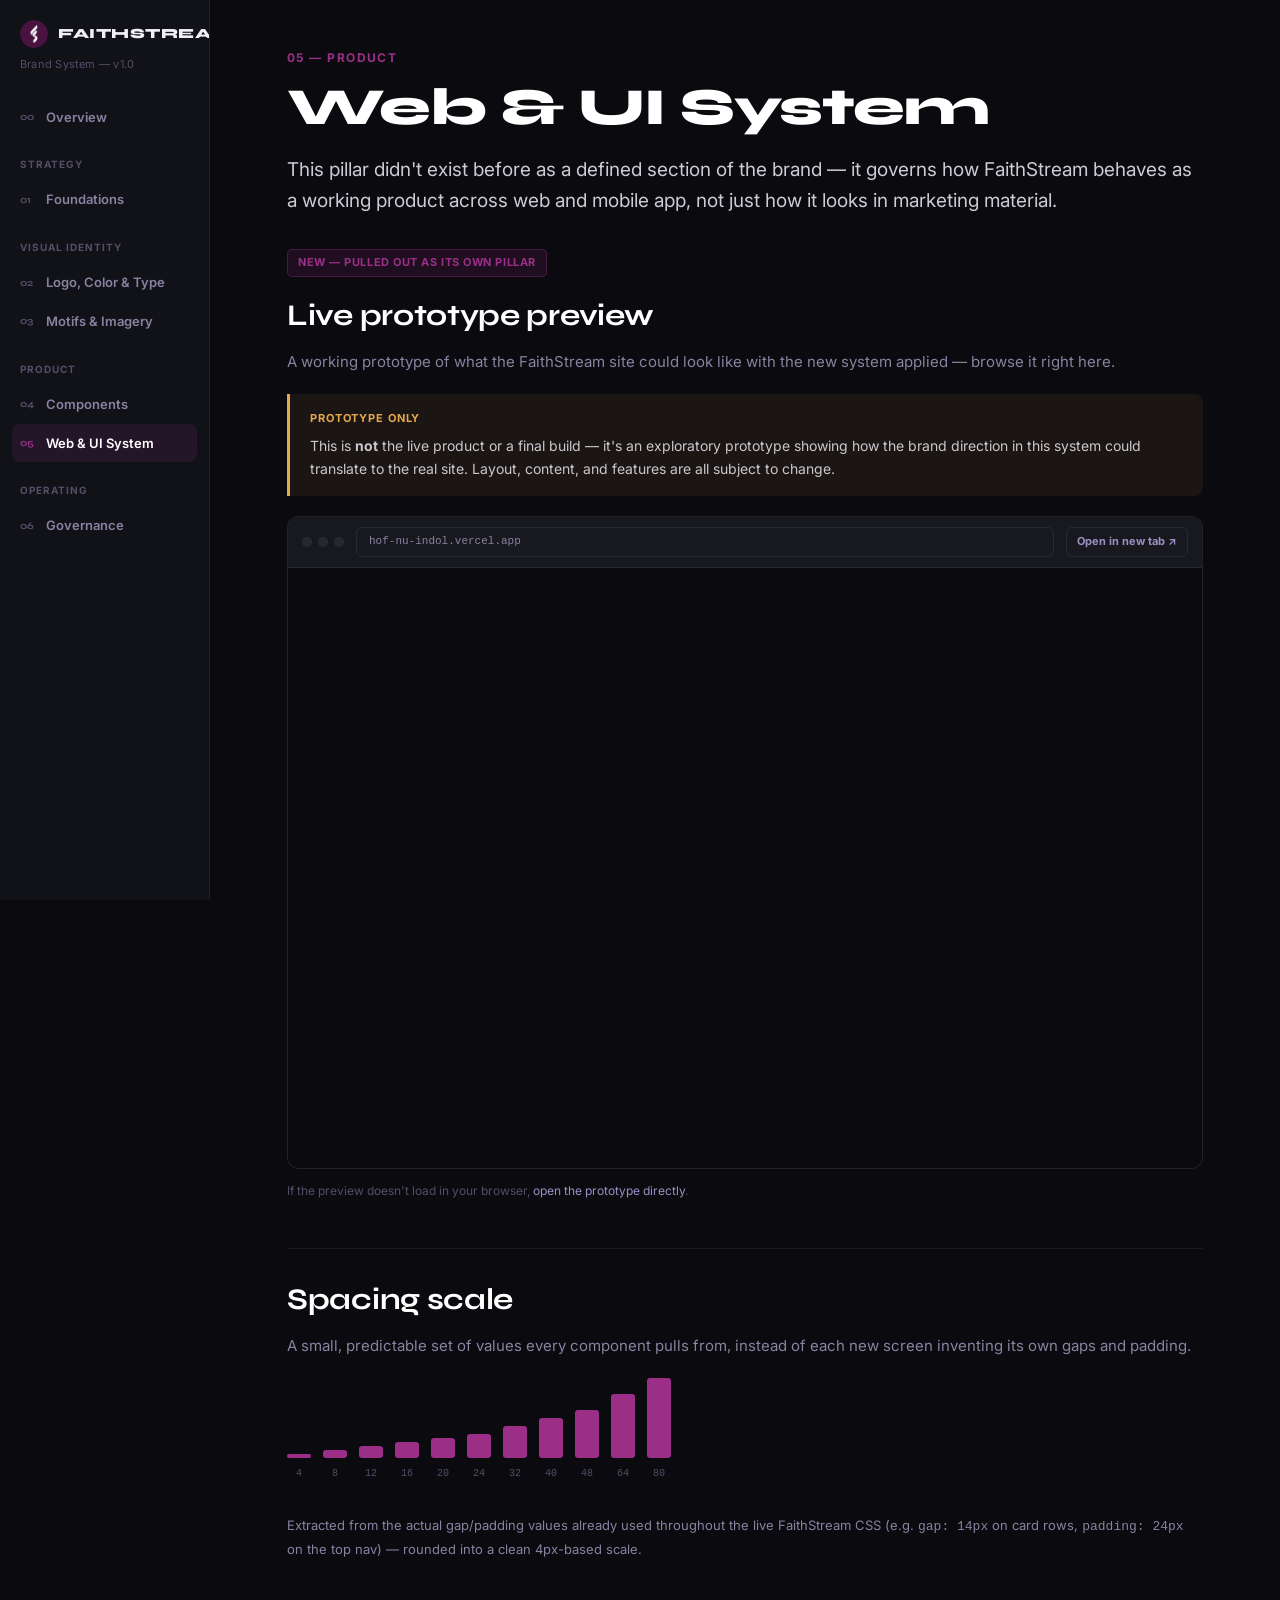
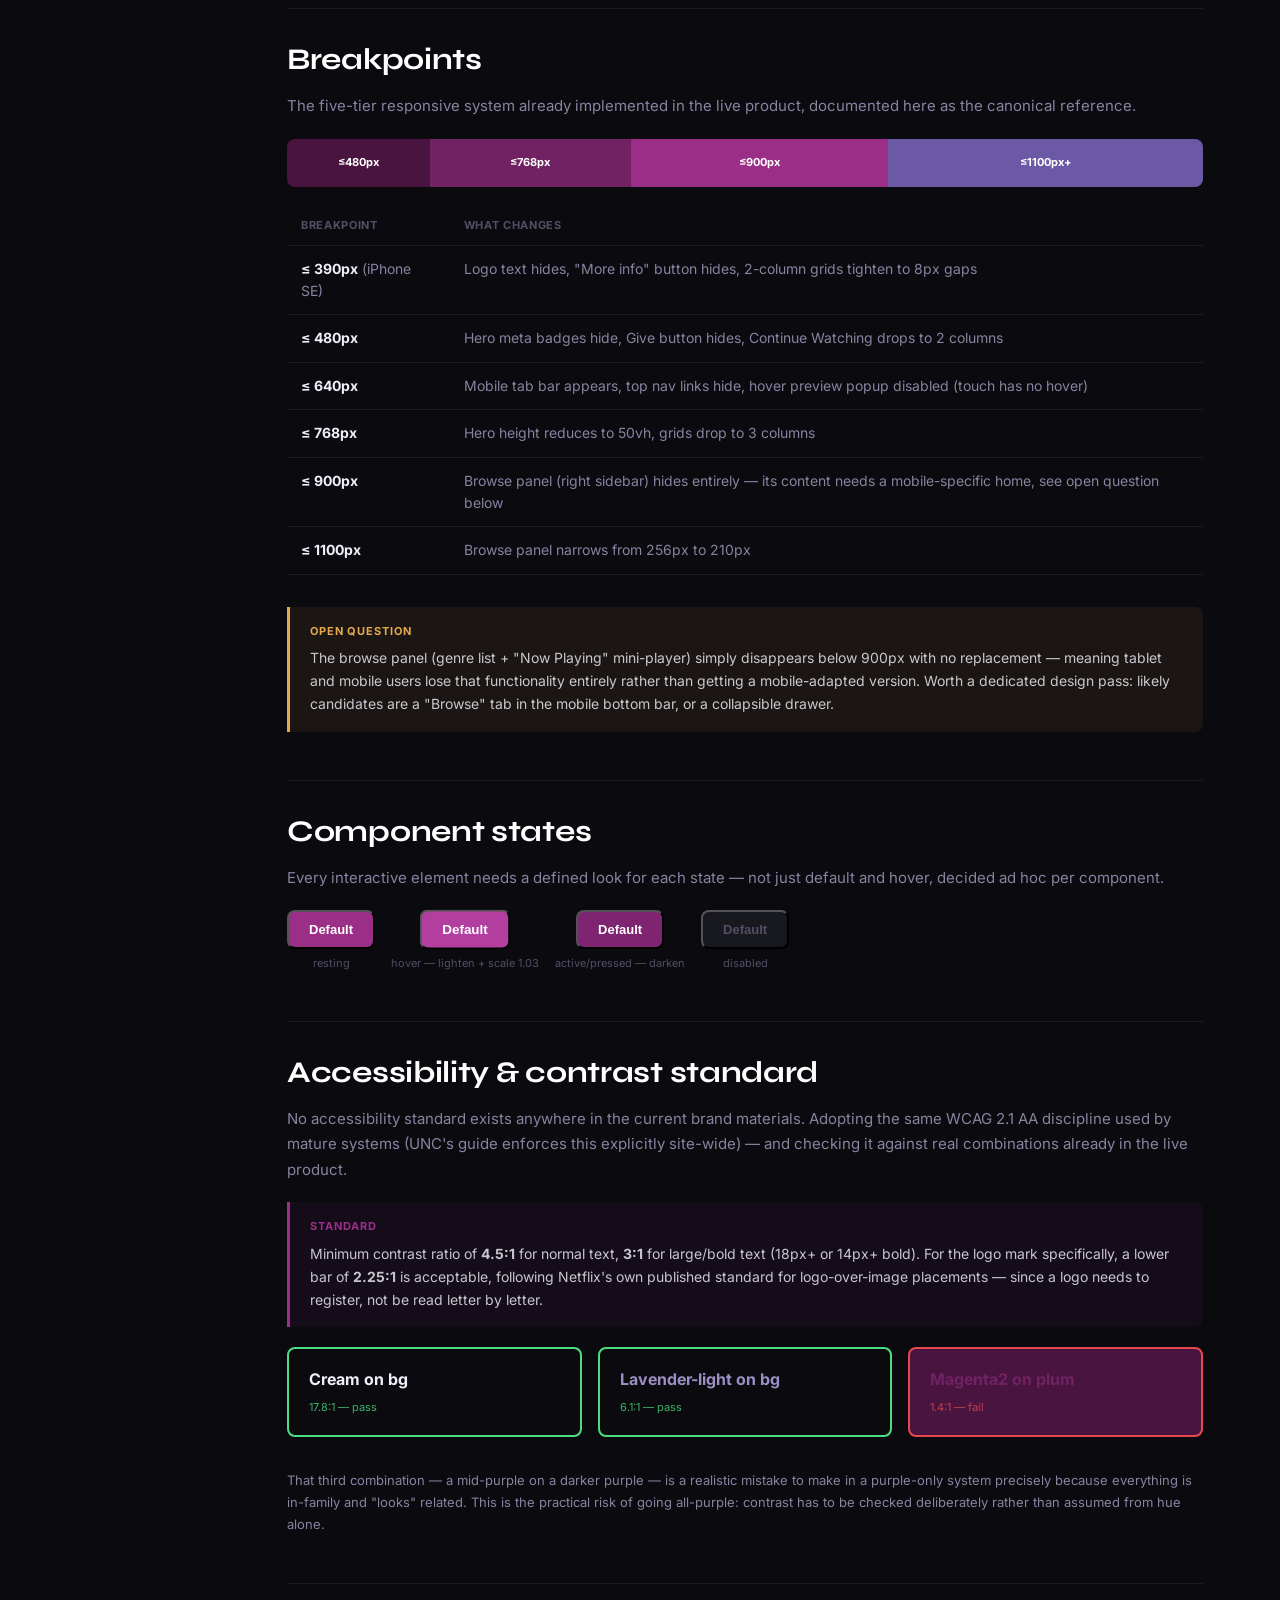
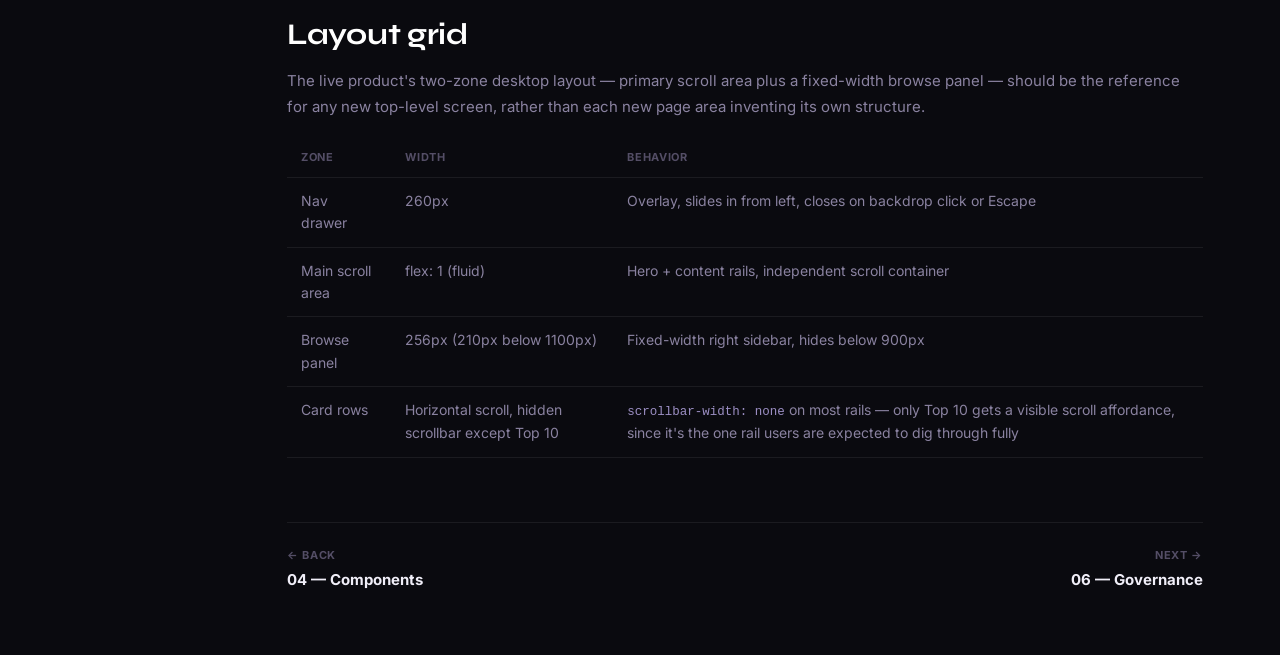
<file: web-ui.html>
<!DOCTYPE html>
<html lang="en">
<head>
<meta charset="UTF-8">
<meta name="viewport" content="width=device-width, initial-scale=1.0">
<title>Web &amp; UI System — FaithStream Brand System</title>
<link rel="preconnect" href="https://fonts.googleapis.com">
<link rel="preconnect" href="https://fonts.gstatic.com" crossorigin>
<link href="https://fonts.googleapis.com/css2?family=Inter:wght@400;500;600;700;800&family=Syne:wght@700;800;900&display=swap" rel="stylesheet">
<link rel="stylesheet" href="assets/tokens.css">
<style>
  .breakpoint-bar { display: flex; height: 48px; border-radius: var(--radius-md); overflow: hidden; margin: var(--sp-5) 0 var(--sp-3); }
  .bp-seg { display: flex; align-items: center; justify-content: center; font-size: 11px; font-weight: 700; color: #fff; }
  .bp-mobile { background: var(--plum); flex: 1; }
  .bp-tablet { background: var(--magenta2); flex: 1.4; }
  .bp-laptop { background: var(--magenta); flex: 1.8; }
  .bp-desktop { background: var(--lavender); flex: 2.2; }

  .spacing-demo { display: flex; align-items: flex-end; gap: var(--sp-3); margin: var(--sp-5) 0 var(--sp-8); flex-wrap: wrap; }
  .spacing-bar { background: var(--magenta); border-radius: 3px; width: 24px; }
  .spacing-item { display: flex; flex-direction: column; align-items: center; gap: 8px; }
  .spacing-label { font-size: 10px; color: var(--dim2); font-family: monospace; }

  .contrast-demo-grid { display: grid; grid-template-columns: repeat(3, 1fr); gap: var(--sp-4); margin: var(--sp-5) 0 var(--sp-8); }
  .contrast-tile { border-radius: var(--radius-md); padding: var(--sp-5); display: flex; flex-direction: column; gap: 6px; height: 90px; justify-content: center; }
  .contrast-tile .ratio { font-size: 11px; opacity: 0.8; }
  .contrast-pass { border: 2px solid #4ade80; }
  .contrast-fail { border: 2px solid #E5484D; }

  .state-row { display: flex; gap: var(--sp-4); margin: var(--sp-5) 0 var(--sp-8); flex-wrap: wrap; }
  .state-btn { padding: 10px 20px; border-radius: 8px; font-size: 13px; font-weight: 700; background: var(--magenta); color: #fff; }
  .state-btn.hover-s { background: #B23FA0; transform: scale(1.03); }
  .state-btn.active-s { background: #7E2470; }
  .state-btn.disabled-s { background: var(--surface2); color: var(--dim2); cursor: not-allowed; }
  .state-label { font-size: 11px; color: var(--dim2); text-align: center; margin-top: 6px; }
  .state-item { display: flex; flex-direction: column; align-items: center; }

  /* ── LIVE PROTOTYPE VIEWER ── */
  .proto-frame {
    border: 1px solid var(--border);
    border-radius: var(--radius-lg);
    overflow: hidden;
    background: var(--surface);
    margin: var(--sp-4) 0 var(--sp-3);
  }
  .proto-chrome {
    display: flex; align-items: center; gap: var(--sp-3);
    padding: 10px 14px;
    background: var(--surface2);
    border-bottom: 1px solid var(--border);
  }
  .proto-dots { display: flex; gap: 6px; }
  .proto-dot { width: 10px; height: 10px; border-radius: 50%; background: var(--border); }
  .proto-url {
    flex: 1; font-family: monospace; font-size: 11px; color: var(--dim);
    background: var(--bg); border: 1px solid var(--border); border-radius: 6px;
    padding: 5px 12px; white-space: nowrap; overflow: hidden; text-overflow: ellipsis;
  }
  .proto-open {
    font-size: 11px; font-weight: 700; color: var(--lavender-light);
    text-decoration: none; white-space: nowrap; padding: 5px 10px;
    border: 1px solid var(--border); border-radius: 6px;
  }
  .proto-open:hover { color: var(--cream); border-color: var(--lavender); }
  .proto-viewport {
    position: relative; width: 100%; height: 600px; background: #0A0A0F;
  }
  .proto-viewport iframe {
    width: 100%; height: 100%; border: 0; display: block;
  }
  .proto-note { font-size: 12px; color: var(--dim2); margin-bottom: var(--sp-8); }

  @media (max-width: 640px) {
    .breakpoint-bar { height: auto; flex-direction: column; }
    .bp-seg { padding: 8px 10px; font-size: 11px; }
    .contrast-demo-grid { grid-template-columns: 1fr; gap: var(--sp-3); }
    .contrast-tile { height: auto; padding: var(--sp-4); }
    .state-row { gap: var(--sp-3); }
    .proto-viewport { height: 420px; }
    .proto-open { display: none; }
  }
</style>
</head>
<body data-page="web-ui">

<div class="bs-shell">
  <script src="assets/sidebar.js"></script>

  <main class="bs-main">
    <div class="bs-page">

      <div class="bs-kicker">05 — Product</div>
      <h1 class="bs-h1">Web &amp; UI System</h1>
      <p class="bs-lede">This pillar didn't exist before as a defined section of the brand — it governs how FaithStream behaves as a working product across web and mobile app, not just how it looks in marketing material.</p>

      <span class="bs-tag new">New — pulled out as its own pillar</span>

      <h2 class="bs-h2" style="margin-top:0;padding-top:0;border-top:none;">Live prototype preview</h2>
      <p class="bs-p">A working prototype of what the FaithStream site could look like with the new system applied — browse it right here.</p>

      <div class="bs-callout warn">
        <div class="bs-callout-label">Prototype only</div>
        <div class="bs-callout-text">This is <strong>not</strong> the live product or a final build — it's an exploratory prototype showing how the brand direction in this system could translate to the real site. Layout, content, and features are all subject to change.</div>
      </div>

      <div class="proto-frame">
        <div class="proto-chrome">
          <div class="proto-dots"><span class="proto-dot"></span><span class="proto-dot"></span><span class="proto-dot"></span></div>
          <div class="proto-url">hof-nu-indol.vercel.app</div>
          <a class="proto-open" href="https://hof-nu-indol.vercel.app/#" target="_blank" rel="noopener">Open in new tab ↗</a>
        </div>
        <div class="proto-viewport">
          <iframe src="https://hof-nu-indol.vercel.app/#" title="FaithStream site prototype" loading="lazy" allowfullscreen></iframe>
        </div>
      </div>
      <p class="proto-note">If the preview doesn't load in your browser, <a href="https://hof-nu-indol.vercel.app/#" target="_blank" rel="noopener" style="color:var(--lavender-light);">open the prototype directly</a>.</p>

      <h2 class="bs-h2">Spacing scale</h2>
      <p class="bs-p">A small, predictable set of values every component pulls from, instead of each new screen inventing its own gaps and padding.</p>
      <div class="spacing-demo">
        <div class="spacing-item"><div class="spacing-bar" style="height:4px;"></div><span class="spacing-label">4</span></div>
        <div class="spacing-item"><div class="spacing-bar" style="height:8px;"></div><span class="spacing-label">8</span></div>
        <div class="spacing-item"><div class="spacing-bar" style="height:12px;"></div><span class="spacing-label">12</span></div>
        <div class="spacing-item"><div class="spacing-bar" style="height:16px;"></div><span class="spacing-label">16</span></div>
        <div class="spacing-item"><div class="spacing-bar" style="height:20px;"></div><span class="spacing-label">20</span></div>
        <div class="spacing-item"><div class="spacing-bar" style="height:24px;"></div><span class="spacing-label">24</span></div>
        <div class="spacing-item"><div class="spacing-bar" style="height:32px;"></div><span class="spacing-label">32</span></div>
        <div class="spacing-item"><div class="spacing-bar" style="height:40px;"></div><span class="spacing-label">40</span></div>
        <div class="spacing-item"><div class="spacing-bar" style="height:48px;"></div><span class="spacing-label">48</span></div>
        <div class="spacing-item"><div class="spacing-bar" style="height:64px;"></div><span class="spacing-label">64</span></div>
        <div class="spacing-item"><div class="spacing-bar" style="height:80px;"></div><span class="spacing-label">80</span></div>
      </div>
      <p class="bs-p" style="font-size:13px;">Extracted from the actual gap/padding values already used throughout the live FaithStream CSS (e.g. <code>gap: 14px</code> on card rows, <code>padding: 24px</code> on the top nav) — rounded into a clean 4px-based scale.</p>

      <h2 class="bs-h2">Breakpoints</h2>
      <p class="bs-p">The five-tier responsive system already implemented in the live product, documented here as the canonical reference.</p>
      <div class="breakpoint-bar">
        <div class="bp-seg bp-mobile">≤480px</div>
        <div class="bp-seg bp-tablet">≤768px</div>
        <div class="bp-seg bp-laptop">≤900px</div>
        <div class="bp-seg bp-desktop">≤1100px+</div>
      </div>
      <div class="bs-table-wrap"><table class="bs-table">
        <tr><th>Breakpoint</th><th>What changes</th></tr>
        <tr><td><strong>≤ 390px</strong> (iPhone SE)</td><td>Logo text hides, "More info" button hides, 2-column grids tighten to 8px gaps</td></tr>
        <tr><td><strong>≤ 480px</strong></td><td>Hero meta badges hide, Give button hides, Continue Watching drops to 2 columns</td></tr>
        <tr><td><strong>≤ 640px</strong></td><td>Mobile tab bar appears, top nav links hide, hover preview popup disabled (touch has no hover)</td></tr>
        <tr><td><strong>≤ 768px</strong></td><td>Hero height reduces to 50vh, grids drop to 3 columns</td></tr>
        <tr><td><strong>≤ 900px</strong></td><td>Browse panel (right sidebar) hides entirely — its content needs a mobile-specific home, see open question below</td></tr>
        <tr><td><strong>≤ 1100px</strong></td><td>Browse panel narrows from 256px to 210px</td></tr>
      </table></div>

      <div class="bs-callout warn">
        <div class="bs-callout-label">Open question</div>
        <div class="bs-callout-text">The browse panel (genre list + "Now Playing" mini-player) simply disappears below 900px with no replacement — meaning tablet and mobile users lose that functionality entirely rather than getting a mobile-adapted version. Worth a dedicated design pass: likely candidates are a "Browse" tab in the mobile bottom bar, or a collapsible drawer.</div>
      </div>

      <h2 class="bs-h2">Component states</h2>
      <p class="bs-p">Every interactive element needs a defined look for each state — not just default and hover, decided ad hoc per component.</p>
      <div class="state-row">
        <div class="state-item"><button class="state-btn">Default</button><div class="state-label">resting</div></div>
        <div class="state-item"><button class="state-btn hover-s">Default</button><div class="state-label">hover — lighten + scale 1.03</div></div>
        <div class="state-item"><button class="state-btn active-s">Default</button><div class="state-label">active/pressed — darken</div></div>
        <div class="state-item"><button class="state-btn disabled-s">Default</button><div class="state-label">disabled</div></div>
      </div>

      <h2 class="bs-h2">Accessibility &amp; contrast standard</h2>
      <p class="bs-p">No accessibility standard exists anywhere in the current brand materials. Adopting the same WCAG 2.1 AA discipline used by mature systems (UNC's guide enforces this explicitly site-wide) — and checking it against real combinations already in the live product.</p>

      <div class="bs-callout">
        <div class="bs-callout-label">Standard</div>
        <div class="bs-callout-text">Minimum contrast ratio of <strong>4.5:1</strong> for normal text, <strong>3:1</strong> for large/bold text (18px+ or 14px+ bold). For the logo mark specifically, a lower bar of <strong>2.25:1</strong> is acceptable, following Netflix's own published standard for logo-over-image placements — since a logo needs to register, not be read letter by letter.</div>
      </div>

      <div class="contrast-demo-grid">
        <div class="contrast-tile contrast-pass" style="background:#0A0A0F;"><span style="color:#F0EEF8;font-weight:700;">Cream on bg</span><span class="ratio" style="color:#4ade80;">17.8:1 — pass</span></div>
        <div class="contrast-tile contrast-pass" style="background:#0A0A0F;"><span style="color:#9C8FC4;font-weight:700;">Lavender-light on bg</span><span class="ratio" style="color:#4ade80;">6.1:1 — pass</span></div>
        <div class="contrast-tile contrast-fail" style="background:#491440;"><span style="color:#702263;font-weight:700;">Magenta2 on plum</span><span class="ratio" style="color:#E5484D;">1.4:1 — fail</span></div>
      </div>
      <p class="bs-p" style="font-size:13px;">That third combination — a mid-purple on a darker purple — is a realistic mistake to make in a purple-only system precisely because everything is in-family and "looks" related. This is the practical risk of going all-purple: contrast has to be checked deliberately rather than assumed from hue alone.</p>

      <h2 class="bs-h2">Layout grid</h2>
      <p class="bs-p">The live product's two-zone desktop layout — primary scroll area plus a fixed-width browse panel — should be the reference for any new top-level screen, rather than each new page area inventing its own structure.</p>
      <div class="bs-table-wrap"><table class="bs-table">
        <tr><th>Zone</th><th>Width</th><th>Behavior</th></tr>
        <tr><td>Nav drawer</td><td>260px</td><td>Overlay, slides in from left, closes on backdrop click or Escape</td></tr>
        <tr><td>Main scroll area</td><td>flex: 1 (fluid)</td><td>Hero + content rails, independent scroll container</td></tr>
        <tr><td>Browse panel</td><td>256px (210px below 1100px)</td><td>Fixed-width right sidebar, hides below 900px</td></tr>
        <tr><td>Card rows</td><td>Horizontal scroll, hidden scrollbar except Top 10</td><td><code>scrollbar-width: none</code> on most rails — only Top 10 gets a visible scroll affordance, since it's the one rail users are expected to dig through fully</td></tr>
      </table></div>

      <div class="bs-pagenav">
        <a href="components.html" class="bs-pagenav-link">
          <span class="bs-pagenav-dir">← Back</span>
          <span class="bs-pagenav-title">04 — Components</span>
        </a>
        <a href="governance.html" class="bs-pagenav-link next">
          <span class="bs-pagenav-dir">Next →</span>
          <span class="bs-pagenav-title">06 — Governance</span>
        </a>
      </div>

    </div>
  </main>
</div>

</body>
</html>
</file>
<file: assets/tokens.css>
/* ════════════════════════════════════════════════════════════
   FAITHSTREAM / HOUSE OF FAITH — DESIGN TOKENS
   Single source of truth for this brand system reference.
   Reconciled against the live FaithStream product CSS variables
   (--plum, --magenta, --magenta2, --lavender) — nothing here
   contradicts what is already shipped; this fills the gaps.
   ════════════════════════════════════════════════════════════ */

:root {
  /* ── CORE PURPLE FAMILY (kept exactly as shipped) ── */
  --plum-black:     #0A0A0F;   /* = --bg in product code */
  --surface:        #111118;
  --surface2:       #18181F;
  --plum:           #491440;   /* = --plum in product code, primary */
  --magenta:        #9B2F87;   /* = --magenta in product code, accent */
  --magenta2:       #702263;   /* = --magenta2, secondary brand purple */
  --lavender:       #6C59A6;   /* = --lavender, tertiary brand purple */

  /* ── NEW TINTS / SHADES (additions, not replacements) ── */
  --lavender-light: #9C8FC4;
  --lavender-pale:  #DCD6EC;
  --plum-tint:      #6E3D63;
  --magenta-dim:    rgba(155,47,135,0.45);

  /* ── NEUTRALS ── */
  --cream:          #F0EEF8;   /* = --cream in product code */
  --dim:            #8A82A0;
  --dim2:           #544E66;
  --border:         rgba(255,255,255,0.07);
  --light-surface:  #F5F4F8;
  --light-ink:      #1A1025;

  /* ── FUNCTIONAL ── */
  --success:        #4ade80;   /* used for Match % — flagged for review in identity.html */
  --error:          #E5484D;
  --warn:           #E5A84D;

  /* ── TYPOGRAPHY ── */
  --font-display:   'Syne', sans-serif;
  --font-body:      'Inter', sans-serif;
  --font-mono:      'SF Mono', Consolas, monospace;

  /* ── SPACING SCALE ── */
  --sp-1:  4px;
  --sp-2:  8px;
  --sp-3:  12px;
  --sp-4:  16px;
  --sp-5:  20px;
  --sp-6:  24px;
  --sp-7:  28px;
  --sp-8:  32px;
  --sp-10: 40px;
  --sp-12: 48px;
  --sp-16: 64px;
  --sp-20: 80px;

  /* ── RADIUS ── */
  --radius-sm: 6px;
  --radius-md: 8px;
  --radius-lg: 12px;
  --radius-xl: 18px;
}

/* ── RESET ── */
*, *::before, *::after { margin: 0; padding: 0; box-sizing: border-box; }
html {
  scroll-behavior: smooth;
  overflow-x: hidden;  /* prevent any child from causing horizontal page scroll */
}
body {
  font-family: var(--font-body);
  background: var(--plum-black);
  color: var(--cream);
  font-size: 16px;
  line-height: 1.6;
  overflow-x: hidden;
  -webkit-font-smoothing: antialiased;
  -moz-osx-font-smoothing: grayscale;
}
a { color: inherit; text-decoration: none; }
img { max-width: 100%; display: block; }

/* ════════════════════════════════════════════════════════════
   LAYOUT SHELL
   ════════════════════════════════════════════════════════════ */

.bs-shell { display: flex; min-height: 100vh; }

/* ── Sidebar (desktop and laptop) ── */
.bs-sidebar {
  width: 248px;
  flex-shrink: 0;
  background: var(--surface);
  border-right: 1px solid var(--border);
  padding: var(--sp-6) var(--sp-4);
  position: fixed;        /* floats independently — always visible while scrolling */
  top: 0;
  left: 0;
  height: 100vh;
  overflow-y: auto;
  -webkit-overflow-scrolling: touch;
  z-index: 40;            /* above page content, below mobile drawer (z-index 80) */
}
.bs-logo {
  display: flex;
  align-items: center;
  gap: 10px;
  font-family: var(--font-display);
  font-weight: 800;
  font-size: 14px;
  letter-spacing: 0.04em;
  color: var(--cream);
  margin-bottom: var(--sp-2);
  padding: 0 var(--sp-2);
}
.bs-logo-mark {
  width: 28px;
  height: 28px;
  border-radius: 50%;
  flex-shrink: 0;
  object-fit: cover;
  display: block;
}
.bs-subtitle {
  font-size: 11px;
  color: var(--dim2);
  padding: 0 var(--sp-2);
  margin-bottom: var(--sp-6);
  letter-spacing: 0.02em;
}
.bs-nav-group { margin-bottom: var(--sp-5); }
.bs-nav-label {
  font-size: 10px;
  font-weight: 700;
  letter-spacing: 0.1em;
  text-transform: uppercase;
  color: var(--dim2);
  padding: 0 var(--sp-2);
  margin-bottom: var(--sp-2);
}
.bs-nav-item {
  display: flex;
  align-items: center;
  gap: 10px;
  padding: 9px var(--sp-2);
  border-radius: var(--radius-md);
  font-size: 13px;
  font-weight: 600;
  color: var(--dim);
  transition: background 0.16s, color 0.16s;
  cursor: pointer;
}
.bs-nav-item:hover { color: var(--cream); background: rgba(255,255,255,0.05); }
.bs-nav-item.active { color: #fff; background: rgba(155,47,135,0.14); }
.bs-nav-num {
  font-family: var(--font-display);
  font-size: 10px;
  font-weight: 700;
  color: var(--dim2);
  width: 16px;
  flex-shrink: 0;
}
.bs-nav-item.active .bs-nav-num { color: var(--magenta); }

/* ── Mobile top bar + hamburger ── */
.bs-topbar {
  display: none;
  position: sticky;
  top: 0;
  z-index: 60;
  align-items: center;
  justify-content: space-between;
  height: 56px;
  padding: 0 var(--sp-4);
  background: rgba(10,10,15,0.92);
  backdrop-filter: blur(10px);
  -webkit-backdrop-filter: blur(10px);
  border-bottom: 1px solid var(--border);
}
.bs-topbar-logo {
  display: flex;
  align-items: center;
  gap: 9px;
  font-family: var(--font-display);
  font-weight: 800;
  font-size: 13px;
  letter-spacing: 0.04em;
  color: var(--cream);
}
.bs-topbar-logo .bs-logo-mark { width: 24px; height: 24px; }
.bs-hamburger {
  width: 38px;
  height: 38px;
  border-radius: 9px;
  display: flex;
  flex-direction: column;
  align-items: center;
  justify-content: center;
  gap: 4px;
  background: rgba(255,255,255,0.06);
  border: 1px solid var(--border);
  cursor: pointer;
  flex-shrink: 0;
  transition: background 0.18s;
}
.bs-hamburger:hover { background: rgba(255,255,255,0.1); }
.bs-hamburger span {
  display: block;
  width: 16px;
  height: 1.5px;
  border-radius: 1px;
  background: var(--cream);
  transition: transform 0.28s cubic-bezier(.4,0,.2,1), opacity 0.2s;
}
.bs-hamburger.open span:nth-child(1) { transform: translateY(5.5px) rotate(45deg); }
.bs-hamburger.open span:nth-child(2) { opacity: 0; }
.bs-hamburger.open span:nth-child(3) { transform: translateY(-5.5px) rotate(-45deg); }

/* ── Drawer backdrop ── */
.bs-drawer-backdrop {
  display: none;
  position: fixed;
  inset: 0;
  z-index: 70;
  background: rgba(0,0,0,0.55);
  backdrop-filter: blur(2px);
  -webkit-backdrop-filter: blur(2px);
  opacity: 0;
  pointer-events: none;
  transition: opacity 0.25s;
}
.bs-drawer-backdrop.open { opacity: 1; pointer-events: all; }

/* ── Main content area ── */
.bs-main {
  flex: 1;
  min-width: 0;
  width: 100%;
  margin-left: 248px;    /* offset for the fixed sidebar */
}
.bs-page {
  max-width: 980px;
  margin: 0 auto;
  padding: var(--sp-16) var(--sp-10) var(--sp-20);
}

/* ════════════════════════════════════════════════════════════
   TYPOGRAPHY
   ════════════════════════════════════════════════════════════ */

.bs-kicker {
  font-size: 12px;
  font-weight: 700;
  letter-spacing: 0.12em;
  text-transform: uppercase;
  color: var(--magenta);
  margin-bottom: var(--sp-3);
}
.bs-h1 {
  font-family: var(--font-display);
  font-weight: 800;
  font-size: clamp(28px, 4.5vw, 52px);
  letter-spacing: -0.02em;
  line-height: 1.08;
  color: #fff;
  margin-bottom: var(--sp-5);
  word-break: break-word;
}
.bs-h2 {
  font-family: var(--font-display);
  font-weight: 700;
  font-size: clamp(20px, 2.8vw, 30px);
  letter-spacing: -0.01em;
  line-height: 1.2;
  color: #fff;
  margin: var(--sp-12) 0 var(--sp-4);
  padding-top: var(--sp-8);
  border-top: 1px solid var(--border);
}
.bs-h2:first-of-type { padding-top: 0; border-top: none; margin-top: 0; }
.bs-h3 {
  font-family: var(--font-body);
  font-weight: 700;
  font-size: 17px;
  color: var(--cream);
  margin: var(--sp-8) 0 var(--sp-3);
}
.bs-h4 {
  font-family: var(--font-body);
  font-weight: 700;
  font-size: 14px;
  color: var(--cream);
  margin: var(--sp-5) 0 var(--sp-2);
}
.bs-lede {
  font-size: clamp(16px, 2vw, 19px);
  line-height: 1.6;
  color: rgba(240,238,248,0.85);
  margin-bottom: var(--sp-8);
}
.bs-p {
  font-size: 15px;
  line-height: 1.7;
  color: var(--dim);
  margin-bottom: var(--sp-4);
}
.bs-p strong { color: var(--cream); font-weight: 600; }
.bs-list {
  margin: var(--sp-3) 0 var(--sp-5);
  padding-left: 0;
}
.bs-list li {
  list-style: none;
  position: relative;
  padding-left: 22px;
  font-size: 15px;
  line-height: 1.7;
  color: var(--dim);
  margin-bottom: 10px;
}
.bs-list li::before {
  content: '—';
  position: absolute;
  left: 0;
  color: var(--magenta);
  font-weight: 700;
}
.bs-list li strong { color: var(--cream); font-weight: 600; }

/* ════════════════════════════════════════════════════════════
   COMPONENTS
   ════════════════════════════════════════════════════════════ */

/* ── Callout boxes ── */
.bs-callout {
  border-left: 3px solid var(--magenta);
  background: rgba(155,47,135,0.07);
  border-radius: 0 var(--radius-md) var(--radius-md) 0;
  padding: var(--sp-4) var(--sp-5);
  margin: var(--sp-5) 0;
}
.bs-callout-label {
  font-size: 11px;
  font-weight: 700;
  letter-spacing: 0.08em;
  text-transform: uppercase;
  color: var(--magenta);
  margin-bottom: 6px;
}
.bs-callout-text {
  font-size: 14px;
  line-height: 1.65;
  color: rgba(240,238,248,0.82);
  word-break: break-word;
}
.bs-callout-text code { white-space: normal; word-break: break-word; }
.bs-callout.warn {
  border-left-color: var(--warn);
  background: rgba(229,168,77,0.08);
}
.bs-callout.warn .bs-callout-label { color: var(--warn); }
.bs-callout.keep {
  border-left-color: var(--success);
  background: rgba(74,222,128,0.06);
}
.bs-callout.keep .bs-callout-label { color: var(--success); }

/* ── Tags ── */
.bs-tag {
  display: inline-flex;
  align-items: center;
  gap: 6px;
  font-size: 11px;
  font-weight: 700;
  letter-spacing: 0.05em;
  text-transform: uppercase;
  padding: 4px 10px;
  border-radius: 5px;
  margin-bottom: var(--sp-5);
}
.bs-tag.kept  { background: rgba(74,222,128,0.12);  color: var(--success); border: 1px solid rgba(74,222,128,0.3); }
.bs-tag.new   { background: rgba(155,47,135,0.14);  color: var(--magenta); border: 1px solid rgba(155,47,135,0.35); }
.bs-tag.fixed { background: rgba(229,168,77,0.12);  color: var(--warn);    border: 1px solid rgba(229,168,77,0.3); }

/* ── Tables ── */
.bs-table-wrap {
  max-width: 100%;
  overflow-x: auto;
  margin: var(--sp-5) 0 var(--sp-8);
  -webkit-overflow-scrolling: touch;
  scrollbar-width: thin;
  scrollbar-color: rgba(155,47,135,0.4) transparent;
}
.bs-table-wrap .bs-table { margin: 0; }
.bs-table {
  width: 100%;
  min-width: 520px;
  border-collapse: collapse;
  margin: var(--sp-5) 0 var(--sp-8);
  font-size: 14px;
}
.bs-table th {
  text-align: left;
  font-size: 11px;
  font-weight: 700;
  letter-spacing: 0.06em;
  text-transform: uppercase;
  color: var(--dim2);
  padding: 10px 14px;
  border-bottom: 1px solid var(--border);
  white-space: nowrap;
}
.bs-table td {
  padding: 12px 14px;
  border-bottom: 1px solid var(--border);
  color: var(--dim);
  vertical-align: top;
}
.bs-table td strong { color: var(--cream); }
.bs-table tr:hover td { background: rgba(255,255,255,0.02); }
.bs-table code {
  font-family: var(--font-mono);
  font-size: 12.5px;
  color: var(--lavender-light);
  white-space: nowrap;
}

/* ── Swatches ── */
.bs-swatch-grid {
  display: grid;
  grid-template-columns: repeat(4, 1fr);
  gap: var(--sp-4);
  margin: var(--sp-5) 0 var(--sp-8);
}
.bs-swatch { border-radius: var(--radius-md); overflow: hidden; border: 1px solid var(--border); }
.bs-swatch-color { height: 88px; }
.bs-swatch-info { background: var(--surface2); padding: 10px 12px; }
.bs-swatch-name { font-size: 13px; font-weight: 700; color: var(--cream); }
.bs-swatch-hex  { font-size: 11px; color: var(--dim2); font-family: var(--font-mono); margin-top: 2px; }
.bs-swatch-role { font-size: 11px; color: var(--dim); margin-top: 6px; line-height: 1.4; }

/* ── Page nav (prev / next) ── */
.bs-pagenav {
  display: flex;
  justify-content: space-between;
  margin-top: var(--sp-16);
  padding-top: var(--sp-6);
  border-top: 1px solid var(--border);
  gap: var(--sp-4);
}
.bs-pagenav-link {
  display: flex;
  flex-direction: column;
  gap: 4px;
  font-size: 13px;
  color: var(--dim);
  transition: color 0.16s;
  min-width: 0;
}
.bs-pagenav-link:hover { color: var(--cream); }
.bs-pagenav-link.next { text-align: right; align-items: flex-end; }
.bs-pagenav-dir {
  font-size: 11px;
  font-weight: 700;
  letter-spacing: 0.06em;
  text-transform: uppercase;
  color: var(--dim2);
}
.bs-pagenav-title { font-weight: 700; color: var(--cream); font-size: 15px; }

/* ── Code blocks ── */
.bs-code {
  background: #0D0D14;
  border: 1px solid var(--border);
  border-radius: var(--radius-md);
  padding: var(--sp-4) var(--sp-5);
  margin: var(--sp-4) 0 var(--sp-6);
  font-family: var(--font-mono);
  font-size: 13px;
  line-height: 1.7;
  color: var(--lavender-light);
  overflow-x: auto;
  white-space: pre;
  -webkit-overflow-scrolling: touch;
}
.bs-code .c-key     { color: var(--magenta); }
.bs-code .c-val     { color: #B8D9A8; }
.bs-code .c-comment { color: var(--dim2); }

/* ── Live demo wrapper ── */
.bs-demo {
  background: var(--surface);
  border: 1px solid var(--border);
  border-radius: var(--radius-lg);
  padding: var(--sp-8);
  margin: var(--sp-5) 0 var(--sp-8);
  display: flex;
  flex-wrap: wrap;
  gap: var(--sp-5);
  align-items: center;
  max-width: 100%;
  overflow-x: auto;
  -webkit-overflow-scrolling: touch;
}
.bs-demo.dark-product { background: var(--plum-black); }
.bs-demo.col { flex-direction: column; align-items: flex-start; }
.bs-demo-label {
  width: 100%;
  font-size: 11px;
  font-weight: 700;
  letter-spacing: 0.08em;
  text-transform: uppercase;
  color: var(--dim2);
  margin-bottom: var(--sp-2);
}

/* ════════════════════════════════════════════════════════════
   RESPONSIVE
   ≥1280px    Desktop  — full sidebar 248px
   1101-1279  Laptop   — full sidebar 210px
   ≤1100px    Tablet   — hamburger drawer
   ≤640px     Phone    — single column, tighter spacing
   ≤380px     Small    — extra tight
   ════════════════════════════════════════════════════════════ */

/* Laptop */
@media (max-width: 1280px) and (min-width: 1101px) {
  .bs-sidebar { width: 210px; padding: var(--sp-5) var(--sp-3); }
  .bs-main    { margin-left: 210px; }
  .bs-page    { padding: var(--sp-12) var(--sp-8) var(--sp-16); }
}

/* Tablet and below — sidebar becomes hamburger drawer */
@media (max-width: 1100px) {
  .bs-shell { flex-direction: column; }
  .bs-main  { margin-left: 0; }         /* sidebar is off-screen, no offset needed */
  .bs-sidebar {
    position: fixed;
    top: 0; left: 0;
    height: 100vh;
    z-index: 80;
    width: min(82vw, 300px);
    transform: translateX(-100%);
    transition: transform 0.32s cubic-bezier(.4,0,.2,1);
    box-shadow: 10px 0 40px rgba(0,0,0,0.45);
  }
  .bs-sidebar.open  { transform: translateX(0); }
  .bs-topbar        { display: flex; }
  .bs-drawer-backdrop { display: block; }
  .bs-page          { padding: var(--sp-10) var(--sp-6) var(--sp-16); }
  .bs-swatch-grid   { grid-template-columns: repeat(3, 1fr); }
}

/* Phone */
@media (max-width: 640px) {
  .bs-page          { padding: var(--sp-8) var(--sp-4) var(--sp-12); }
  .bs-h1            { font-size: clamp(26px, 8vw, 34px); }
  .bs-h2            { font-size: clamp(19px, 6vw, 23px); margin: var(--sp-10) 0 var(--sp-3); padding-top: var(--sp-6); }
  .bs-lede          { font-size: 16px; }
  .bs-p, .bs-list li { font-size: 14px; }
  .bs-swatch-grid   { grid-template-columns: repeat(2, 1fr); gap: var(--sp-3); }
  .bs-demo          { padding: var(--sp-5); gap: var(--sp-3); }
  .bs-pagenav       { flex-direction: column; gap: var(--sp-5); }
  .bs-pagenav-link.next { text-align: left; align-items: flex-start; }
  .bs-table         { font-size: 13px; }
  .bs-table th, .bs-table td { padding: 9px 11px; }
}

/* Very small phones */
@media (max-width: 380px) {
  .bs-page { padding: var(--sp-6) var(--sp-3) var(--sp-10); }
  .bs-h1   { font-size: 24px; }
}
</file>
